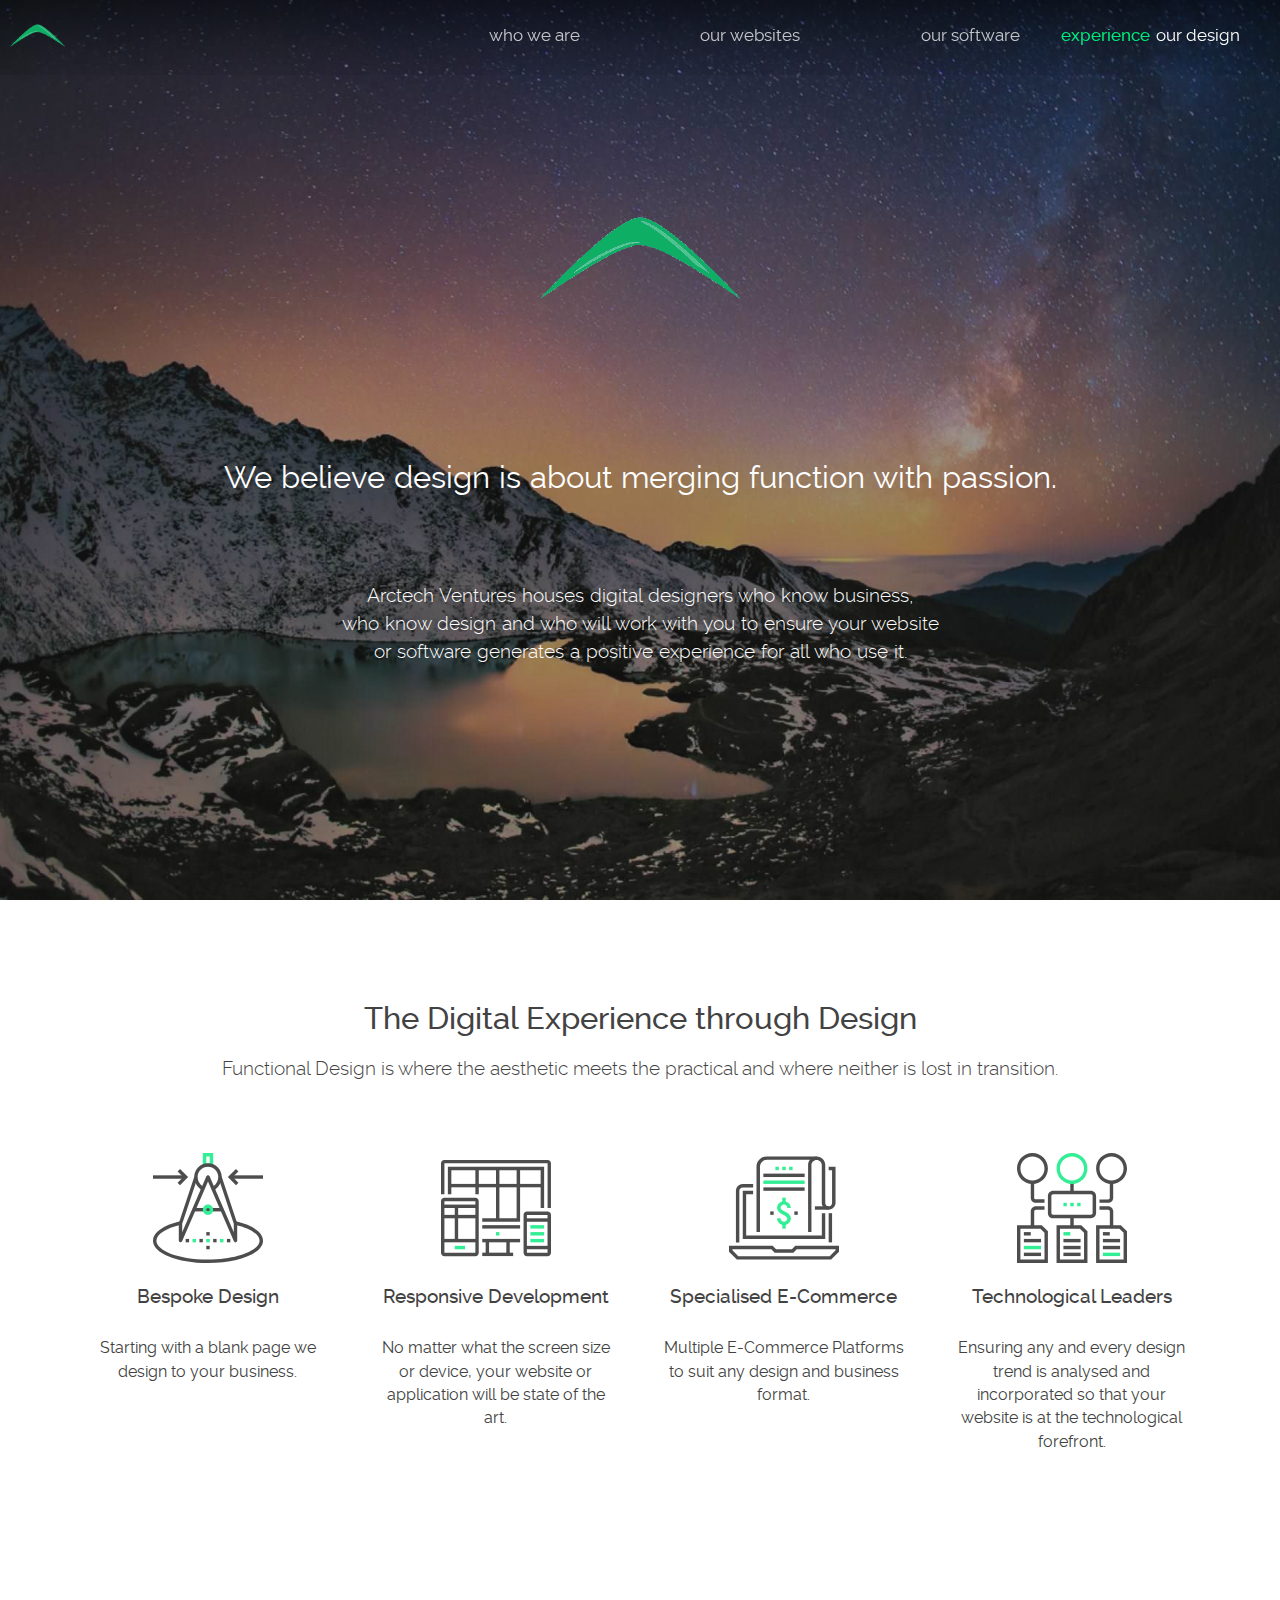
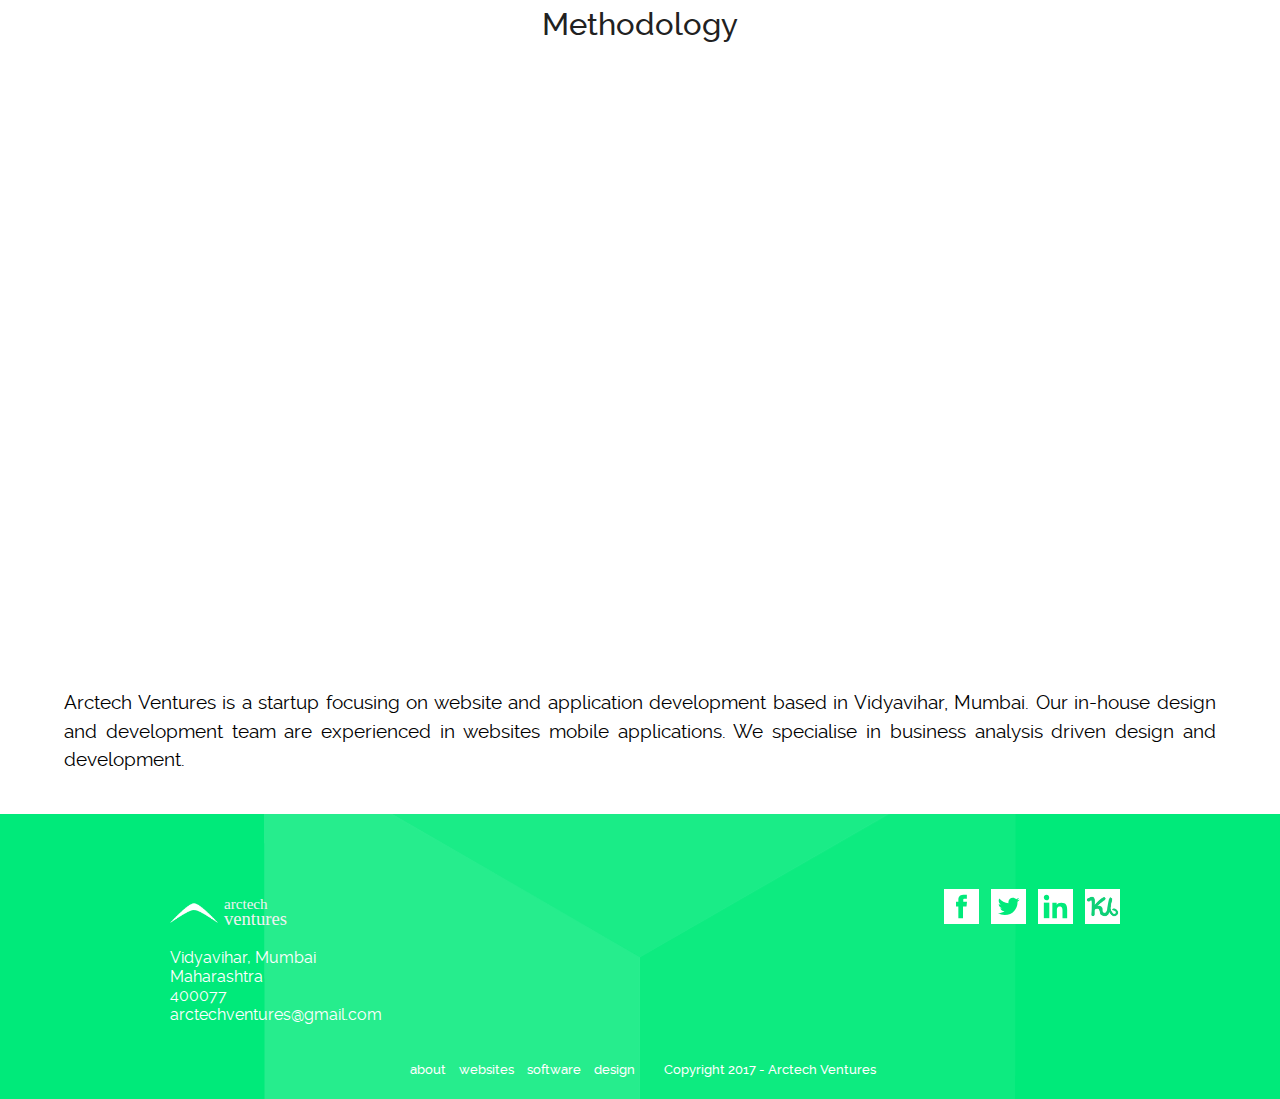
<file: design.html>
<!DOCTYPE html>
<html lang="en">

<meta http-equiv="content-type" content="text/html;charset=UTF-8" />
<head>
  <meta charset="utf-8">
  <title>Arctech Ventures - Design - We believe design is about merging function with passion</title>
  <meta http-equiv="X-UA-Compatible" content="IE=edge">
  <meta name="viewport" content="width=device-width, initial-scale=1.0, maximum-scale=2.0, user-scalable=yes" /><meta name="apple-mobile-web-app-capable" content="yes"><meta name="mobile-web-app-capable" content="yes">

  <meta name="format-detection" content="telephone=no">
  <meta name="description" content="Marketing, branding and deliverable design work from an in house team of digital experts - Arctech Ventures.">
  <meta name="keywords" content="Arctech Ventures, website, software, design, development, vidyavihar, mumbai, web design, web, websites, google">
  <link rel="icon" href="img/favicon.png">
  <link rel="shortcut" href="img/favicon.png">
  <style type="text/css">
	body,html,ul{margin:0;padding:0}.contact_us_form,.main_blogheading,.tx-c,nav#iphone_screen div#sidebar_menu ul#internal_menu li,ol.expertise{text-align:center}#copyright a:hover,.contact_us_form .phonenumbers a:hover{text-decoration:underline}ul#socialmedia @font-face{font-family:Raleway;src:url(fonts/Semi_Bold/raleway_semi_bold.eot);src:url(fonts/Semi_Bold/raleway_semi_boldd41d.html?#iefix) format('embedded-opentype'),url(fonts/Semi_Bold/raleway_semi_bold.woff) format('woff'),url(fonts/Semi_Bold/raleway_semi_bold.ttf) format('truetype'),url(fonts/Semi_Bold/raleway_semi_bold.svg#Raleway) format('svg');font-weight:700;font-style:normal}@font-face{font-family:Raleway;src:url(fonts/Medium/raleway_medium.eot);src:url(fonts/Medium/raleway_mediumd41d.html?#iefix) format('embedded-opentype'),url(fonts/Medium/raleway_medium.woff) format('woff'),url(fonts/Medium/raleway_medium.ttf) format('truetype'),url(fonts/Medium/raleway_medium.svg#Raleway) format('svg');font-weight:600;font-style:normal}@font-face{font-family:Raleway;src:url(fonts/Regular/raleway_regular.eot);src:url(fonts/Regular/raleway_regulard41d.html?#iefix) format('embedded-opentype'),url(fonts/Regular/raleway_regular.woff) format('woff'),url(fonts/Regular/raleway_regular.ttf) format('truetype'),url(fonts/Regular/raleway_regular.svg#Raleway) format('svg');font-weight:400;font-style:normal}@font-face{font-family:Raleway;src:url(fonts/Italic/raleway_italic.eot);src:url(fonts/Italic/raleway_italicd41d.html?#iefix) format('embedded-opentype'),url(fonts/Italic/raleway_italic.woff) format('woff'),url(fonts/Italic/raleway_italic.ttf) format('truetype'),url(fonts/Italic/raleway_italic.svg#Raleway) format('svg');font-weight:400;font-style:italic}@font-face{font-family:Raleway;src:url(fonts/Light/raleway_light.eot);src:url(fonts/Light/raleway_lightd41d.html?#iefix) format('embedded-opentype'),url(fonts/Light/raleway_light.woff) format('woff'),url(fonts/Light/raleway_light.ttf) format('truetype'),url(fonts/Light/raleway_light.svg#Raleway) format('svg');font-weight:200;font-style:normal}*{outline:0!important;-webkit-box-sizing:border-box;-o-box-sizing:border-box;box-sizing:border-box;font-family:Raleway,sans-serif}::-webkit-input-placeholder{color:#424242}body,html{width:100%;font-size:62.5%;overflow-x:hidden}ol.expertise{padding:0;list-style-type:none;width:90%;max-width:1080px;margin:25px auto 0}ol.expertise>li{font-size:2.5em;padding:15px;display:inline-block;border:2px solid #0085e8;color:#0085e8;font-weight:700;margin:12.5px}ol.expertise.design>li{border:2px solid #00ea7a;color:#00ea7a}ol.expertise.web>li{border:2px solid #00b1ff;color:#00b1ff}ol.expertise.software>li{border:2px solid #EA9212;color:#EA9212}h1,h2,h3,h4,h5,h6{margin:0;padding:0}a{display:block;text-decoration:none}.darkfilter{position:absolute;top:0;left:0;width:100%;height:100%;background-color:#212121;opacity:.65;z-index:-1}section#Quote{padding:100px 0;height:auto}body header{height:100vh}body.stop,html.stop{height:100%;overflow:hidden}.flex{-ms-flex-pack:center;-ms-flex-align:center;flex-flow:row nowrap;justify-content:center;align-content:center;align-items:center;-webkit-box-pack:center;-webkit-box-align:center;display:box;box-pack:center;box-align:center}.b_c{-webkit-background-size:cover!important;-moz-background-size:cover!important;-o-background-size:cover!important;background-size:cover!important}.b_c.higher{background-position-y:25%!important}.tx-r{text-align:right}.tx-l{text-align:left}nav{-webkit-box-shadow:inset 0 64px 89px -53px rgba(0,0,0,.75);-moz-box-shadow:inset 0 64px 89px -53px rgba(0,0,0,.75);box-shadow:inset 0 64px 89px -53px rgba(0,0,0,.75)}.blurb{font-size:3em;line-height:1.5em;text-align:justify;padding:40px 0;width:90%;max-width:1200px;margin:0 auto}.contact_us_logo{position:fixed;bottom:20px;right:20px;background:#FFF;-webkit-box-shadow:1px 1px 22px rgba(0,0,0,.5);box-shadow:1px 1px 22px rgba(0,0,0,.5);border-radius:50%;height:60px;width:60px;cursor:pointer;-webkit-transform:scale3d(1,1,1);-ms-transform:scale3d(1,1,1);-o-transform:scale3d(1,1,1);transform:scale3d(1,1,1);-webkit-transition:background .3s ease-in-out,transform .3s ease-in-out;-o-transition:background .3s ease-in-out,transform .3s ease-in-out;transition:background .3s ease-in-out,transform .3s ease-in-out;z-index:2}.contact_us_logo.hovered,.contact_us_logo:hover{background:#00b1ff}.contact_us_logo.hovered i,.contact_us_logo:hover i{color:#FFF}.contact_us_logo span{position:absolute;right:120%;top:33%;color:#A0A0A0;opacity:0;-webkit-transition:opacity .3s ease-in-out;-o-transition:opacity .3s ease-in-out;transition:opacity .3s ease-in-out;white-space:nowrap;font-size:2.8em}.contact_us_logo:hover span{opacity:1}.contact_us_logo.active{-webkit-box-shadow:none;box-shadow:none;-webkit-transform:scale3d(100,100,100);-ms-transform:scale3d(100,100,100);-o-transform:scale3d(100,100,100);transform:scale3d(100,100,100);background:#00b1ff;cursor:default}.contact_us_logo.active span{opacity:0;-webkit-transition:none;-o-transition:none;transition:none}.contact_us_logo i{color:#000;position:absolute;top:33%;font-size:4em;left:33%;-webkit-transition:color .3s ease-in-out;-o-transition:color .3s ease-in-out;transition:color .3s ease-in-out}.contact_us_logo.active i,.contact_us_logo.closing i{display:none}.close_contact_us{position:fixed;bottom:-80px;right:20px;background:#FFF;-webkit-box-shadow:1px 1px 22px rgba(0,0,0,.5);box-shadow:1px 1px 22px rgba(0,0,0,.5);border-radius:50%;height:60px;width:60px;cursor:pointer;z-index:3;-webkit-transition:bottom .5s ease-in-out;-o-transition:bottom .5s ease-in-out;transition:bottom .5s ease-in-out}.contact_us_logo.active+.close_contact_us{bottom:20px}.close_contact_us span{position:absolute;right:120%;top:33%;color:#FFF;opacity:0;-webkit-transition:opacity .3s ease-in-out;-o-transition:opacity .3s ease-in-out;transition:opacity .3s ease-in-out;white-space:nowrap;font-size:2.8em}.close_contact_us:hover span{opacity:1}.close_contact_us i{color:#000;position:absolute;top:30%;font-size:4em;left:33%;-webkit-transform:rotateZ(0);-moz-transform:rotateZ(0);-ms-transform:rotateZ(0);-o-transform:rotateZ(0);transform:rotateZ(0);-webkit-transition:transform .3s ease-in-out;-o-transition:transform .3s ease-in-out;transition:transform .3s ease-in-out}.close_contact_us:hover i{-webkit-transform:rotateZ(-180deg);-moz-transform:rotateZ(-180deg);-ms-transform:rotateZ(-180deg);-o-transform:rotateZ(-180deg);transform:rotateZ(-180deg)}.contact_us_form{position:fixed;top:0;bottom:0;right:0;left:0;padding:125px 0 50px;display:none;opacity:0;-webkit-transition:opacity .2s ease-in-out;-o-transition:opacity .2s ease-in-out;transition:opacity .2s ease-in-out;z-index:2;font-size:4em;color:#FFF;overflow:auto}.contact_us_form.active{opacity:1;-webkit-transition:opacity .5s ease-in-out;-o-transition:opacity .5s ease-in-out;transition:opacity .5s ease-in-out}.contact_us_form .cont{display:inline-block;width:90%;max-width:800px}.contact_us_form .phonenumbers{padding-top:50px;font-size:1.5em}.contact_us_form .phonenumbers a{color:#FFF;display:inline}.contact_us_form .cont h3{padding-top:50px;font-size:1.25em}.phoneform{margin-top:50px}#phoneform input{padding:8px 12px;border:0;font-size:.8em;margin:5px}.pf_input{position:relative;display:inline-block}.phoneform_send{padding:8px 20px;background:0 0;color:#FFF;border:2px solid #FFF;margin-top:35px;-webkit-transition:background .25s ease-out,color .25s ease-out;-o-transition:background .25s ease-out,color .25s ease-out;transition:background .25s ease-out,color .25s ease-out}.phoneform_send:hover{background:#FFF;color:#000}.phoneform .errorinfo{display:none;font-size:.66em;color:#FFF;position:absolute;top:100%;left:5px;padding:0}.pf_input.top .errorinfo{top:auto;bottom:100%}.phoneform .error+.errorinfo{display:block}.phoneform ::-webkit-input-placeholder{color:rgba(0,0,0,.3)}.phoneform :-moz-placeholder{color:rgba(0,0,0,.3)}.phoneform ::-moz-placeholder{color:rgba(0,0,0,.3)}.phoneform :-ms-input-placeholder{color:rgba(0,0,0,.3)}.success_div{margin-top:15px}.success_div_other{font-size:3em;margin-top:20px;font-weight:700}.main_blogheading{font-size:5em;margin-bottom:20px}body>nav.videoactive{background-color:rgba(0,0,0,0)!important}nav#computer_screen{display:none}nav#iphone_screen{-webkit-box-shadow:inset 0 64px 89px -67px rgba(0,0,0,.75);-moz-box-shadow:inset 0 64px 89px -67px rgba(0,0,0,.75);box-shadow:inset 0 64px 89px -67px rgba(0,0,0,.75);display:block;width:100%;height:57px;position:fixed;z-index:2;background:0 0;-webkit-transition:background .25s ease-out;-o-transition:background .25s ease-out;transition:background .25s ease-out}nav#iphone_screen.active{background:rgba(0,0,0,.75)}nav a svg{transform:rotateZ(0);-webkit-transition:transform .25s ease-out;-o-transition:transform .25s ease-out;transition:transform .25s ease-out}nav a svg:hover{transform:rotateZ(90deg)}nav#iphone_screen div#top_menu{display:block;position:fixed;top:0;left:0;right:0;height:57px;z-index:3;background-color:rgba(0,0,0,0);transition:background-color .2s}nav#iphone_screen.active div#top_menu{background-color:rgba(0,0,0,.75);transition:background-color .2s}nav#iphone_screen div#top_menu a.nav_logo{float:right;width:35px;margin:4px 10px 0}nav#iphone_screen div#top_menu a.nav_logo img{width:35px}nav#iphone_screen a#hamburger-icon{width:40px;height:25px;position:fixed;display:block;left:15px;top:14px;float:left;z-index:2}nav#iphone_screen a#hamburger-icon span.line{display:block;background:#fff;width:40px;height:4px;position:absolute;left:0;border-radius:0;transition:all .4s;-webkit-transition:all .4s;-moz-transition:all .4s}nav#iphone_screen a#hamburger-icon span.line-1{top:0}nav#iphone_screen a#hamburger-icon span.line-2{top:50%}nav#iphone_screen a#hamburger-icon span.line-3{top:100%}nav#iphone_screen a#hamburger-icon.active .line-1{transform:translateY(10px) translateX(0) rotate(45deg);-webkit-transform:translateY(10px) translateX(0) rotate(45deg);-moz-transform:translateY(10px) translateX(0) rotate(45deg)}nav#iphone_screen a#hamburger-icon.active .line-2{opacity:0}nav#iphone_screen div#sidebar_menu ul#internal_menu li.active a,nav#iphone_screen div#sidebar_menu ul#internal_menu li.active a span,nav#iphone_screen div#sidebar_menu ul#internal_menu li:hover a{opacity:1}nav#iphone_screen a#hamburger-icon.active .line-3{transform:translateY(-15px) translateX(0) rotate(-45deg);-webkit-transform:translateY(-15px) translateX(0) rotate(-45deg);-moz-transform:translateY(-15px) translateX(0) rotate(-45deg)}nav#iphone_screen div#sidebar_menu{position:fixed;top:0;bottom:0;height:100%;min-height:100%;background-color:#303030;transition:left .5s;z-index:1;left:-100%;width:100%}nav#iphone_screen div#sidebar_menu.active{left:0}nav#iphone_screen div#sidebar_menu ul#internal_menu{width:100%;padding-top:25px}#internal_menu svg *{fill:#00B1FF;opacity:1}#internal_menu li a{width:100%;text-align:center}#internal_menu li a svg{width:50px}#internal_menu li a img{width:200px}nav#iphone_screen div#sidebar_menu ul#internal_menu li a{font-family:Raleway,sans-serif;-webkit-font-smoothing:antialiased;-moz-osx-font-smoothing:grayscale;font-weight:400;font-style:normal;font-size:4em;color:#fff;text-decoration:none;line-height:30px;text-align:center;width:auto;padding-left:20px;margin:30px 0;border-left:none!important;-webkit-transition:border .3s ease-in-out;-o-transition:border .3s ease-in-out;transition:border .3s ease-in-out}nav#iphone_screen div#sidebar_menu ul#external_menu li a,nav#iphone_screen div#sidebar_menu ul#internal_menu li a span{text-align:center;font-family:Raleway,sans-serif;-webkit-font-smoothing:antialiased;-moz-osx-font-smoothing:grayscale;font-weight:600;font-style:normal}nav#iphone_screen div#sidebar_menu ul#internal_menu li.active a.darkblue,nav#iphone_screen div#sidebar_menu ul#internal_menu li:hover a.darkblue{border-left:5px solid #0085e8}nav#iphone_screen div#sidebar_menu ul#internal_menu li.active a.blue,nav#iphone_screen div#sidebar_menu ul#internal_menu li:hover a.blue{border-left:5px solid #00b1ff}nav#iphone_screen div#sidebar_menu ul#internal_menu li.active a.yellow,nav#iphone_screen div#sidebar_menu ul#internal_menu li:hover a.yellow{border-left:5px solid #EA9212}nav#iphone_screen div#sidebar_menu ul#internal_menu li.active a.green,nav#iphone_screen div#sidebar_menu ul#internal_menu li:hover a.green{border-left:5px solid #00ea7a}nav#iphone_screen div#sidebar_menu ul#internal_menu li.active a.blog,nav#iphone_screen div#sidebar_menu ul#internal_menu li:hover a.blog{border-left:5px solid #FFF}nav#iphone_screen div#sidebar_menu ul#internal_menu li a span{width:100%!important;font-size:1em;test-decoration:none;display:block}nav#iphone_screen div#sidebar_menu ul#internal_menu li a span.green{color:#00ea7a}nav#iphone_screen div#sidebar_menu ul#internal_menu li a span.darkblue{color:#0085e8}nav#iphone_screen div#sidebar_menu ul#internal_menu li a span.blue{color:#00b1ff}nav#iphone_screen div#sidebar_menu ul#internal_menu li a span.yellow{color:#EA9212}nav#iphone_screen div#sidebar_menu ul#external_menu{margin-top:70px;width:100%}nav#iphone_screen div#sidebar_menu ul#external_menu li{width:50%;float:left;list-style-type:none}nav#iphone_screen div#sidebar_menu ul#external_menu li a{width:100%;color:#00b1ff;font-size:3em;text-decoration:none}nav#iphone_screen div#sidebar_menu div#menu_map{display:none;position:absolute;bottom:0;left:0;right:0;height:30%}footer{display:block;width:100%;height:325px;position:relative;background:url(img/BG_cube.png) center center no-repeat #00b1ff}footer>div.container{width:90%;max-width:960px;margin:0 auto;overflow:auto;padding:75px 0}footer div.container div#info_footer{float:left;width:50%}footer div.container div#info_footer div.container{font-size:1.3em}footer div.container div#info_footer div.container span,footer p#copyright{font-family:Raleway,sans-serif;font-style:normal;font-size:2em}footer div.container div#info_footer div.container img{width:130px;margin-left:10px}footer div.container div#info_footer div.container span{font-weight:400;color:#fff!important;text-align:left;margin-left:10px!important}footer div.container ul#socialmedia{float:left;width:50%}footer div.container ul#socialmedia div.container{text-align:right}footer div.container ul#socialmedia div.container li{list-style-type:none;margin-left:10px;width:35px;height:35px;display:inline-block}footer div.container ul#socialmedia div.container li:first-child{margin-left:0}footer div.container ul#socialmedia div.container li img{width:30px}.FB_0{fill:#FFF}.FB_1{fill:#00B1FF}.IN_0{fill:#FFF}.IN_1{fill:#00B1FF}.LI_0{fill:#FFF}.LI_1{fill:#00B1FF}.TW_0{fill:#FFF}.TW_1{fill:#00B1FF}footer.darkblue .FB_1,footer.darkblue .IN_1,footer.darkblue .LI_1,footer.darkblue .TW_1{fill:#0085e8}footer.yellow .FB_1,footer.yellow .IN_1,footer.yellow .LI_1,footer.yellow .TW_1{fill:#EA9212}footer.green .FB_1,footer.green .IN_1,footer.green .LI_1,footer.green .TW_1{fill:#00ea7a}footer p#copyright{font-weight:600;color:#fff;text-align:center;position:absolute;width:100%;bottom:10px}#copyright a{display:inline-block;margin:0 5px;color:#FFF}#copyright a:last-child{margin-right:20px}footer .blacknovagroup{text-align:right;padding-top:20px}footer .blacknovagroup img{width:150px}@media screen and (min-width:992px){nav#computer_screen ul li:first-child,nav#iphone_screen{display:none}nav#computer_screen{display:block;position:fixed;top:0;left:0;right:0;height:75px;z-index:22;background-color:rgba(0,0,0,.75);transition:background-color .2s}nav#computer_screen.active{background-color:rgba(0,0,0,0);transition:background-color .2s}nav#computer_screen>a{width:50px;float:left;opacity:1!important}nav#computer_screen a img,nav#computer_screen a svg{width:55px;height:55px;margin:8px 0 0 10px}nav#computer_screen a svg,nav#computer_screen a svg *{opacity:1}nav#computer_screen ul{float:right;width:860;height:21px;margin:25px 40px 0 0;z-index:20}nav#computer_screen ul li{font-family:Raleway,sans-serif;-webkit-font-smoothing:antialiased;-moz-osx-font-smoothing:grayscale;font-weight:400;font-style:normal;font-size:2.7em;text-align:right;width:200px;list-style-type:none;float:right;margin:0 0 0 20px;z-index:20}nav#computer_screen ul li:last-child{margin-left:0}nav#computer_screen ul li span{opacity:0;float:right;margin-right:6px;transition:opacity .2s;font-weight:700}nav#computer_screen ul li span.green{color:#00ea7a}nav#computer_screen ul li span.darkblue{color:#0085e8}nav#computer_screen ul li span.blue{color:#00b1ff}nav#computer_screen ul li span.yellow{color:#EA9212}nav#computer_screen ul li.active span{opacity:1}nav#computer_screen ul li a{float:right;color:#fff;opacity:.75;transition:opacity .2s}nav#computer_screen ul li.active a,nav#computer_screen ul li:hover>a,nav#computer_screen ul li:hover>span{opacity:1}nav#computer_screen ul li:first-child a{color:#00b1ff;font-weight:600}footer{display:block;width:100%;height:auto;position:relative;background:url(img/BG_cube.png) center center no-repeat #00b1ff}}@media screen and (min-width:1200px){nav#computer_screen ul{float:right;width:1100px;height:21px;margin:25px 40px 0 0;z-index:20}nav#computer_screen ul li:first-child{display:none;width:50px;margin-left:100px}}#LOGOEXP.darkblue .med{fill:#0085e8!important}#LOGOEXP.darkblue .bright{fill:#99cef6!important}#LOGOEXP.darkblue .dark{fill:#0a67ad!important}#LOGOEXP.blue .med{fill:#00B1FF!important}#LOGOEXP.blue .bright{fill:#9AE0FD!important}#LOGOEXP.blue .dark{fill:#0D88BB!important}#LOGOEXP.yellow .med{fill:#FFAC33!important}#LOGOEXP.yellow .bright{fill:#FFDEAD!important}#LOGOEXP.yellow .dark{fill:#BD832E!important}#LOGOEXP.green .med{fill:#00ea7a!important}#LOGOEXP.green .bright{fill:#99f7ca!important}#LOGOEXP.green .dark{fill:#0aae60!important}#Contact a:hover,#socialmedia a:hover{opacity:.777}@media screen and (max-height:675px){header svg{width:120px!important;height:200px!important}header #logo svg{width:150px!important;height:auto!important}header h1{padding-top:10px!important}header p{padding-top:25px!important}nav#iphone_screen div#sidebar_menu ul#internal_menu li a{font-size:3em;margin:25px auto}nav#iphone_screen div#sidebar_menu ul#internal_menu li a span{display:inline}}@media screen and (max-width:1080px){header img,header svg{max-width:15vw;min-width:100px;width:auto!important;height:auto!important}}@media screen and (max-width:992px){section#stuff .mc_content{display:block!important;text-align:justify}section#stuff .mc_content img{display:block!important;width:250px;margin:30px auto 0}section#stuff .mc_content h4{display:none}.methodology_content+ul{display:none!important}}@media screen and (max-width:768px){nav#computer_screen{display:none}nav#iphone_screen{display:block}.blurb{font-size:2em}.contact_us_form{font-size:3em}.contact_us_form .cont h3,.contact_us_form .phonenumbers{padding-top:30px}}@media screen and (max-width:600px){footer{height:auto;overflow:hidden}footer>div.container{width:50%;float:right;padding:20px 0 75px}footer div.container div#info_footer,footer div.container ul#socialmedia{width:100%;float:none;text-align:right;padding-right:20px}footer div.container div#info_footer div.container{margin-bottom:20px}.footermenu{display:block;margin-bottom:15px;text-align:left}footer p#copyright{position:static;width:50%;float:left}#copyright a{display:block;font-size:1.5em;padding:20px 0 15px 20px}.cp{position:absolute;bottom:15px;left:0;right:0;z-index:0;font-size:1.1em}}@media screen and (max-width:458px){.pf_input.top .errorinfo{top:100%}.pf_input{padding:15px 0 0}}
  </style>

</head>
<body>

<nav id="computer_screen" class="active">

	<a href="index.html"><img src="img/LogoGreen.svg" alt="Arctech Ventures Logo" class="svg" /></a>	<ul>
		<li><a href="#">Login</a></li>
		<li id="design_nav" ><a href="design.html">our design</a><span class="green">experience</span></li>
		<li id="software_nav" ><a href="software.html">our software</a><span class="yellow">experience</span></li>
		<li id="webdesign_nav" ><a href="web-design.html">our websites</a><span class="blue">experience</span></li>
		<li id="whoweare_nav" ><a href="who-we-are.html">who we are</a><span class="darkblue">experience</span></li>
	</ul>
</nav>

<nav id="iphone_screen">
	<a id="hamburger-icon" href="#" onclick="sidemenu('close');return false;" title="Menu">
  		<span class="line line-1"></span>
  		<span class="line line-2"></span>
  		<span class="line line-3"></span>
	</a>

	<div id="sidebar_menu">
		<ul id="internal_menu">
			<li><a href="index.html"><img src="img/Light.png" class="svg" alt="" /></a></li>
			<li><a href="who-we-are.html" class="darkblue"><span class="darkblue">experience</span> who we are</a></li>
			<li><a href="web-design.html" class="blue"><span class="blue">experience</span> our website</a></li>
			<li><a href="software.html" class="yellow"><span class="yellow">experience</span> our software</a></li>
			<li><a href="design.html" class="green"><span class="green">experience</span> our design</a></li>
		</ul>
	</div>
</nav>
	<link rel="stylesheet" type="text/css" href="css/viewcases.min.css" /><link rel="stylesheet" type="text/css" href="css/app.min.css" /><style type="text/css">
	nav#computer_screen a svg * {
	    fill: #00ea7a;
	}
</style>
<header class="green design">
	<div class="darkfilter"></div>
	<img class="svg" src="img/LogoGreen.svg" alt="">
	<h1>We believe design is about merging function with passion.</h1>
	<p>Arctech Ventures houses digital designers who know business,<br> who know design and who will work with you to ensure your website<br> or software generates a positive experience for all who use it.</p>
</header>

<section id="introduction">
	<h2>The Digital Experience through Design</h2>
	<h3>Functional Design is where the aesthetic meets the practical and where neither is lost in transition.</h3>
	<ul id="key_features">
		<li>
			<img src="img/ICON_bespokeDesign2.svg" alt="" />
			<ul>
				<li class="title">Bespoke Design</li>
				<li>Starting with a blank page we design to your business.</li>
			</ul>
		</li>
		<li>
			<img src="img/ICON_responsiveDesign.svg" alt="" />
			<ul>
				<li class="title">Responsive Development</li>
				<li>No matter what the screen size or device, your website or application will be state of the art.</li>
			</ul>
		</li>
		<li><img src="img/ICON_eCommerce2.svg" alt="" />
			<ul>
				<li class="title">Specialised E-Commerce</li>
				<li>Multiple E-Commerce Platforms to suit any design and business format.</li>
			</ul>
		</li>
		<li>
			<img src="img/ICON_technologicalLeader.svg" alt="" />
			<ul>
				<li class="title">Technological Leaders</li>
				<li>Ensuring any and every design trend is analysed and incorporated so that your website is at the technological forefront.</li>
			</ul>
		</li>
	</ul>
</section>

<section id="StudyCase_Mobile">
	<h2>Our Adventures in Design</h2>
	<ul>
		<li>
			<a href="DES_study_case_name.html">
				<img src="img/LOGO_Peletone.svg" alt="Peletone" />
				<p>Lorem ipsum dolor sit amet, consectetur adipiscing elit.</p>
			</a>
		</li>
		<li>
			<a href="DES_study_case_name.html">
				<img src="img/LOGO_Peletone.svg" alt="Peletone" />
				<p>Lorem ipsum dolor sit amet, consectetur adipiscing elit.</p>
			</a>
		</li>
		<li>
			<a href="DES_study_case_name.html">
				<img src="img/LOGO_Peletone.svg" alt="Peletone" />
				<p>Lorem ipsum dolor sit amet, consectetur adipiscing elit.</p>
			</a>
		</li>
		<li>
			<a href="DES_study_case_name.html">
				<img src="img/LOGO_Peletone.svg" alt="Peletone" />
				<p>Lorem ipsum dolor sit amet, consectetur adipiscing elit.</p>
			</a>
		</li>
	</ul>
</section>



<section id="stuff">
	<h2>Methodology</h2>
	<div class="methodology_content">
		<div class="mc_content" target="Business Analysis" style="display:none;">
			<h4>Business Analysis</h4>
			<img src="img/ICON_Business_Analysis.svg" alt="Business Analysis" targ="Business Analysis" style="display:none" />			We sit down with you and speak about what drives your business. We get a sense for your business culture, your business needs and what your customers are looking for. This is how we help you plan your digital future.
		</div>
		<div class="mc_content" target="Proposal" style="display:none;">
			<h4>Scope Document</h4>
			<img src="img/ICON_Scope_Document.svg" alt="Proposal" targ="Proposal" style="display:none" />			We prepare an executive document, based on our analysis and your feedback, which provides scope, timeframes and costings for your review. This serves as our initial port of call for scoping your brand new digital experience.
		</div>
		<div class="mc_content" target="Brief" style="display:none;">
			<h4>Brief</h4>
			<img src="img/ICON_Brief.svg" alt="Brief" targ="Brief" style="display:none" />			Upon signing of the scope document your project manager will sit down with the design team to talk about the project. This allows the designers their first input into the project, the UI/UX and the overall design ethos.
		</div>
		<div class="mc_content" target="Low fidelity Wireframe" style="display:none;">
			<h4>Low Fidelity Wireframe</h4>
			<img src="img/ICON_Low_Fidelity_Wireframe.svg" alt="High Fidelity Wireframe" targ="High Fidelity Wireframe" style="display:none" />			We work up a low fidelity wireframe of the entire system which details all functions without any consideration of UI/UX. This is used by our design team as a blueprint to workflows so they can create the modern designs which will be your deliverables. This is where you get your first tangible designs, usually just a few pages which show the proposed menu structure and workflow design.
		</div>
		<div class="mc_content" target="Approval and Feedback" style="display:none;">
			<h4>Approval and Feedback</h4>
			<img src="img/ICON_Approval_and_Feedback.svg" alt="Approval and Feedback" targ="Approval and Feedback" style="display:none" />			At this stage we ask for your approval and or feedback on our workflows. Once signed off these low fidelities will be worked on and designed into a full mockup of the entire system, so your accuracy and diligence in getting back to us is paramount to the smooth execution of the project.
		</div>
		<div class="mc_content" target="High Fidelity Wireframe" style="display:none;">
			<h4>High Fidelity Wireframe</h4>
			<img src="img/ICON_High_Fidelity_Wireframe.svg" alt="Low fidelity Wireframe" targ="Low fidelity Wireframe" style="display:none" />			This is one of the more exciting stages of the entire cycle: the full design is worked up. Every single page and function is workshopped and designed to give the best user experience modernity can provide.
		</div>
		<div class="mc_content" target="Final design Approval" style="display:none;">
			<h4>Final Design Approval</h4>
			<img src="img/ICON_Final_Design_Approval.svg" alt="Final design Approval" targ="Final design Approval" style="display:none" />			The full system has been designed and delivered to you. Now we just await your feedback and or your approval and development can begin. Once these have been approved any changes can be costly so it is important to make any changes to the design now. Thus your feedback, at this stage is very important to us.
		</div>
		<div class="mc_content" target="Delivery" style="display:none;">
			<h4>Delivery</h4>
			<img src="img/ICON_Delivery.svg" alt="Delivery" targ="Delivery" style="display:none" />			Your digital experience is finished! We now hand over the keys, it’s yours.
		</div>
	</div>
	<ul id="design_methodology">
		<li><img src="img/ICON_Business_Analysis.svg" alt="Business Analysis" targ="Business Analysis" /></li>
		<li><img src="img/ICON_Scope_Document.svg" alt="Proposal" targ="Proposal" /></li>
		<li><img src="img/ICON_Brief.svg" alt="Brief" targ="Brief" /></li>
		<li><img src="img/ICON_High_Fidelity_Wireframe.svg" alt="High Fidelity Wireframe" targ="High Fidelity Wireframe" /></li>
		<li><img src="img/ICON_Approval_and_Feedback.svg" alt="Approval and Feedback" targ="Approval and Feedback" /></li>
		<li><img src="img/ICON_Low_Fidelity_Wireframe.svg" alt="Low fidelity Wireframe" targ="Low fidelity Wireframe" /></li>
		<li><img src="img/ICON_Final_Design_Approval.svg" alt="Final design Approval" targ="Final design Approval" /></li>
		<li><img src="img/ICON_Delivery.svg" alt="Delivery" targ="Delivery" /></li>
		
		<svg version="1.1" class="background" xmlns="http://www.w3.org/2000/svg" xmlns:xlink="http://www.w3.org/1999/xlink" x="0px" y="0px" viewBox="0 0 800 400" style="enable-background:new 0 0 800 400;" xml:space="preserve">
			<path fill="none" stroke="#212120" stroke-width="3" stroke-miterlimit="10"  d="M0.5,60.2l729.7,0c0,0,69.3,0.9,69.3,69.7s-69.3,69.7-69.3,69.7l-636.7,0.4c0,0-70.2,0-70.2,69.9s69.6,69.9,69.6,69.9H394"/>
		</svg>
	</ul>
	<div class="blurb">Arctech Ventures is a startup focusing on website and application development based in Vidyavihar, Mumbai. Our in-house design and development team are experienced in websites mobile applications. We specialise in business analysis driven design and development.</div>
</section>
<style type="text/css">
	footer {
		background: #00ea7a url("img/BG_cube.png") center center no-repeat;
	}
    .FB_1{fill:#00ea7a;}
    .IN_1{fill:#00ea7a;}
    .LI_1{fill:#00ea7a;}
    .TW_1{fill:#00ea7a;}
	/*#socialmedia a:hover rect {
	    fill: #00ea7a;
	}
	#socialmedia a:hover path {
	    fill: #FFF;
	}*/
</style><footer>
	<div class="container">
		<div id="info_footer">
			<div class="container">
				<img src="img/ELEM_logofull.svg" alt=""><br><br>
				<span>Vidyavihar, Mumbai</span><br>
				<span>Maharashtra</span><br>
				<span>400077</span><br>
				<span>arctechventures@gmail.com</span>
			</div>
		</div>
		<ul id="socialmedia">
			<div class="container">
				<li><a href="https://www.facebook.com/" target="_blank"><img class="svg" src="img/ICON_Facebook.svg" alt=""></a></li>
				<li><a href="https://twitter.com/arctechventures" target="_blank"><img class="svg" src="img/ICON_Twitter.svg" alt=""></a></li>
				<li><a href="https://www.linkedin.com/" target="_blank"><img class="svg" src="img/ICON_Linkedin.svg" alt=""></a></li>
				<li><a href="https://www.keybase.io/arctechventures" target="_blank"><img class="svg" src="img/ICON_Keybasegreen.svg" alt="Keybase Link"></a></li>
			</div>
		</ul>
	</div>
	<p id="copyright">
		<span class="footermenu">
			<a href="who-we-are.html">about</a>			<a href="web-design.html">websites</a>			<a href="software.html">software</a>			<a href="design.html">design</a>			</span>
		 &nbsp; <span class="cp">Copyright 2017 - Arctech Ventures</span>
	</p>
</footer>
<!-- <div class="contact_us_logo">
	<span>contact us</span>
	<i class="fa fa-phone"></i>
</div>
<div class="close_contact_us">
	<span>back</span>
	<i class="fa fa-undo"></i>
</div>
<div class="contact_us_form">
	<div class="cont">
		<h2>Awesome - if you would like to call us:</h2>
		<div class="phonenumbers">
						<div><span>IN:</span> <a href="tel:+91 80806 11890">+91 80806 11890</a></div>
		</div>
		<h3>or if you would like us to call you:</h3>
		<div class="phoneform">
			<form method="post" id="phoneform" autocomplete="off">
				<div>
					<div class="pf_input top">
						<input type="text" name="phoneform_name" id="phoneform_name" placeholder="Full Name">
					</div>
					<div class="pf_input top">
						<input type="tel" name="phoneform_number" id="phoneform_number" placeholder="Phone Number">
					</div>
				</div>
				<div>
					<div class="pf_input">
						<input type="email" name="phoneform_email" id="phoneform_email" placeholder="Email">
					</div>
					<div class="pf_input">
						<input type="text" name="phoneform_besttime" id="phoneform_besttime" placeholder="Best time to call">
					</div>
				</div>
						<input style="border:0;margin:0;padding:0;height:0;width:0;" autocomplete="false" type="text" name="phoneform_checker" id="phoneform_checker" placeholder="Enter here">
				<button class="phoneform_send">SEND</button>
				<div class="success_div" style="display: none;">
					Thanks, we'll be in touch.
				</div>
			</form>
		</div>
	</div>
</div> -->
   <link rel="stylesheet" defer href="maxcdn.bootstrapcdn.com/font-awesome/4.6.2/css/font-awesome.min.css">
    <script type="text/javascript" src="js/jQuery.js"></script>  <script type="text/javascript" src="js/output.min.js"></script>	<script type="text/javascript">

  function sidemenu(state){
    $('#hamburger-icon').toggleClass('active');
    $('#sidebar_menu').toggleClass('active');
  }
	</script>
<script type="text/javascript">
	function findActive() {
		var pathname = window.location.pathname;
		$('nav li a').each(function() {
			// console.log($(this));
			var link = $(this).attr('href');
			if(pathname.indexOf(link) >= 0) {
				$(this).parent().addClass('active');
			}
		});
	}
	findActive();
	var fl;
	function flash() {
		// console.log('f');
		if(!$('.contact_us_logo').hasClass('active')) {
			$('.contact_us_logo').addClass('hovered');
			setTimeout(function(){
				$('.contact_us_logo').removeClass('hovered');
			}, 275);
		}
		fl = setTimeout(function(){
			flash();
		}, Math.floor(Math.random()*(20000-11000+1)+11000));	
	}
	fl = setTimeout(function(){
		flash();
	}, 10000);

	windowPos = 0;

	$('.contact_us_logo').on('click', function(){
		clearTimeout(fl);
		windowPos = $(window).scrollTop();
		$(this).addClass('active');
		$('.contact_us_form').show();
		setTimeout(function(){
			$('body,html').addClass('stop');
		}, 200);
		setTimeout(function(){
			$('.contact_us_form').addClass('active');
		}, 500);
	});
	$('.close_contact_us').on('click', function(){
		$('.contact_us_form').removeClass('active');
		$('.contact_us_logo').addClass('closing').removeClass('active');
		$('body,html').removeClass('stop');
		window.scrollTo(0,windowPos);
		setTimeout(function(){
			$('.contact_us_form').hide();
			$('.contact_us_logo').removeClass('closing');
		}, 500);
	});
	sending = 0;
	$('#phoneform').submit(function() {
		if(sending == 1) return false;
		sending = 1;
	  	var e = 0;
	  	if($('#phoneform_name').val() == '') {
	  		if(!$('#phoneform_name').next().hasClass('errorinfo')) {
	  			$('#phoneform_name').addClass('error').after('<div class="errorinfo">Please enter a name.</div>');
	  		}
	  		e = 1;
	  	} else {
	  		$('#phoneform_name').removeClass('error');
	  	}
	  	if($('#phoneform_email').val() == '') {
	  		if(!$('#phoneform_email').next().hasClass('errorinfo')) {
	  			$('#phoneform_email').addClass('error').after('<div class="errorinfo">Please enter an email.</div>');
	  		}
	  		e = 1;
	  	} else {
	  		$('#phoneform_email').removeClass('error');
	  	}
	  	if($('#phoneform_number').val() == '') {
	  		if(!$('#phoneform_number').next().hasClass('errorinfo')) {
	  			$('#phoneform_number').addClass('error').after('<div class="errorinfo">Please enter a phone number.</div>');
	  		}
	  		e = 1;
	  	} else {
	  		$('#phoneform_number').removeClass('error');
	  	}
	  	if($('#phoneform_besttime').val() == '') {
	  		if(!$('#phoneform_besttime').next().hasClass('errorinfo')) {
	  			$('#phoneform_besttime').addClass('error').after('<div class="errorinfo">Please enter a time.</div>');
	  		}
	  		e = 1;
	  	} else {
	  		$('#phoneform_besttime').removeClass('error');
	  	}

	  	if(e >= 1) {
	  		sending = 0;
	  		return false;
	  	}
	  	$.ajax({
			url: $(this).attr('action'),
			type: "POST",
			dataType: "json",
			data: $(this).serialize(),
			success: function(data, text, xhr) {
				sending = 0;
				// console.log(data);
				if(data != 'success') {
					var x = 0;
					for (var key in data) {
					    x++;
						if(x <= 1) {
							continue;
						}
					   if (data.hasOwnProperty(key)) {
					       var obj = data[key];
					        for (var prop in obj) {
					          // important check that this is objects own property 
					          // not from prototype prop inherited
					          if(obj.hasOwnProperty(prop)){
					          	// console.log(key);
					          	// console.log(obj[prop]);
					          	if(!$('#'+obj[prop][0]).next().hasClass('errorinfo')) {
						  			$('#'+obj[prop][0]).addClass('error').after('<div class="errorinfo">'+obj[prop][1]+'</div>');
						  		}
					            // alert(key + " = " + obj[prop]);
					            // $('.form_error_'+key).text(obj[prop]);
					            // $('.form_error_'+key).addClass('active');
					          }
					       }
					    }
					}
				} else if(data == 'success') {
					console.log(data);
					$('.success_div').fadeIn(300);
					$('.phoneform input').removeClass('error');
					$('#phoneform')[0].reset();
					setTimeout(function(){
						$('.success_div').fadeOut(300);
						$('.close_contact_us:visible').click();
					}, 2500);
				}
			},
			error: function(xhr, textStatus, error) {
				sending = 0;
				console.log(xhr);
				console.log(textStatus);
				console.log(error);
			}
		});
	  	return false;
  });
</script>
<script>
  (function(i,s,o,g,r,a,m){i['GoogleAnalyticsObject']=r;i[r]=i[r]||function(){
  (i[r].q=i[r].q||[]).push(arguments)},i[r].l=1*new Date();a=s.createElement(o),
  m=s.getElementsByTagName(o)[0];a.async=1;a.src=g;m.parentNode.insertBefore(a,m)
  })(window,document,'script','https://www.google-analytics.com/analytics.js','ga');

  ga('create', 'UA-86305223-1', 'auto');
  ga('send', 'pageview');

</script>
</body>

</html>
</file>
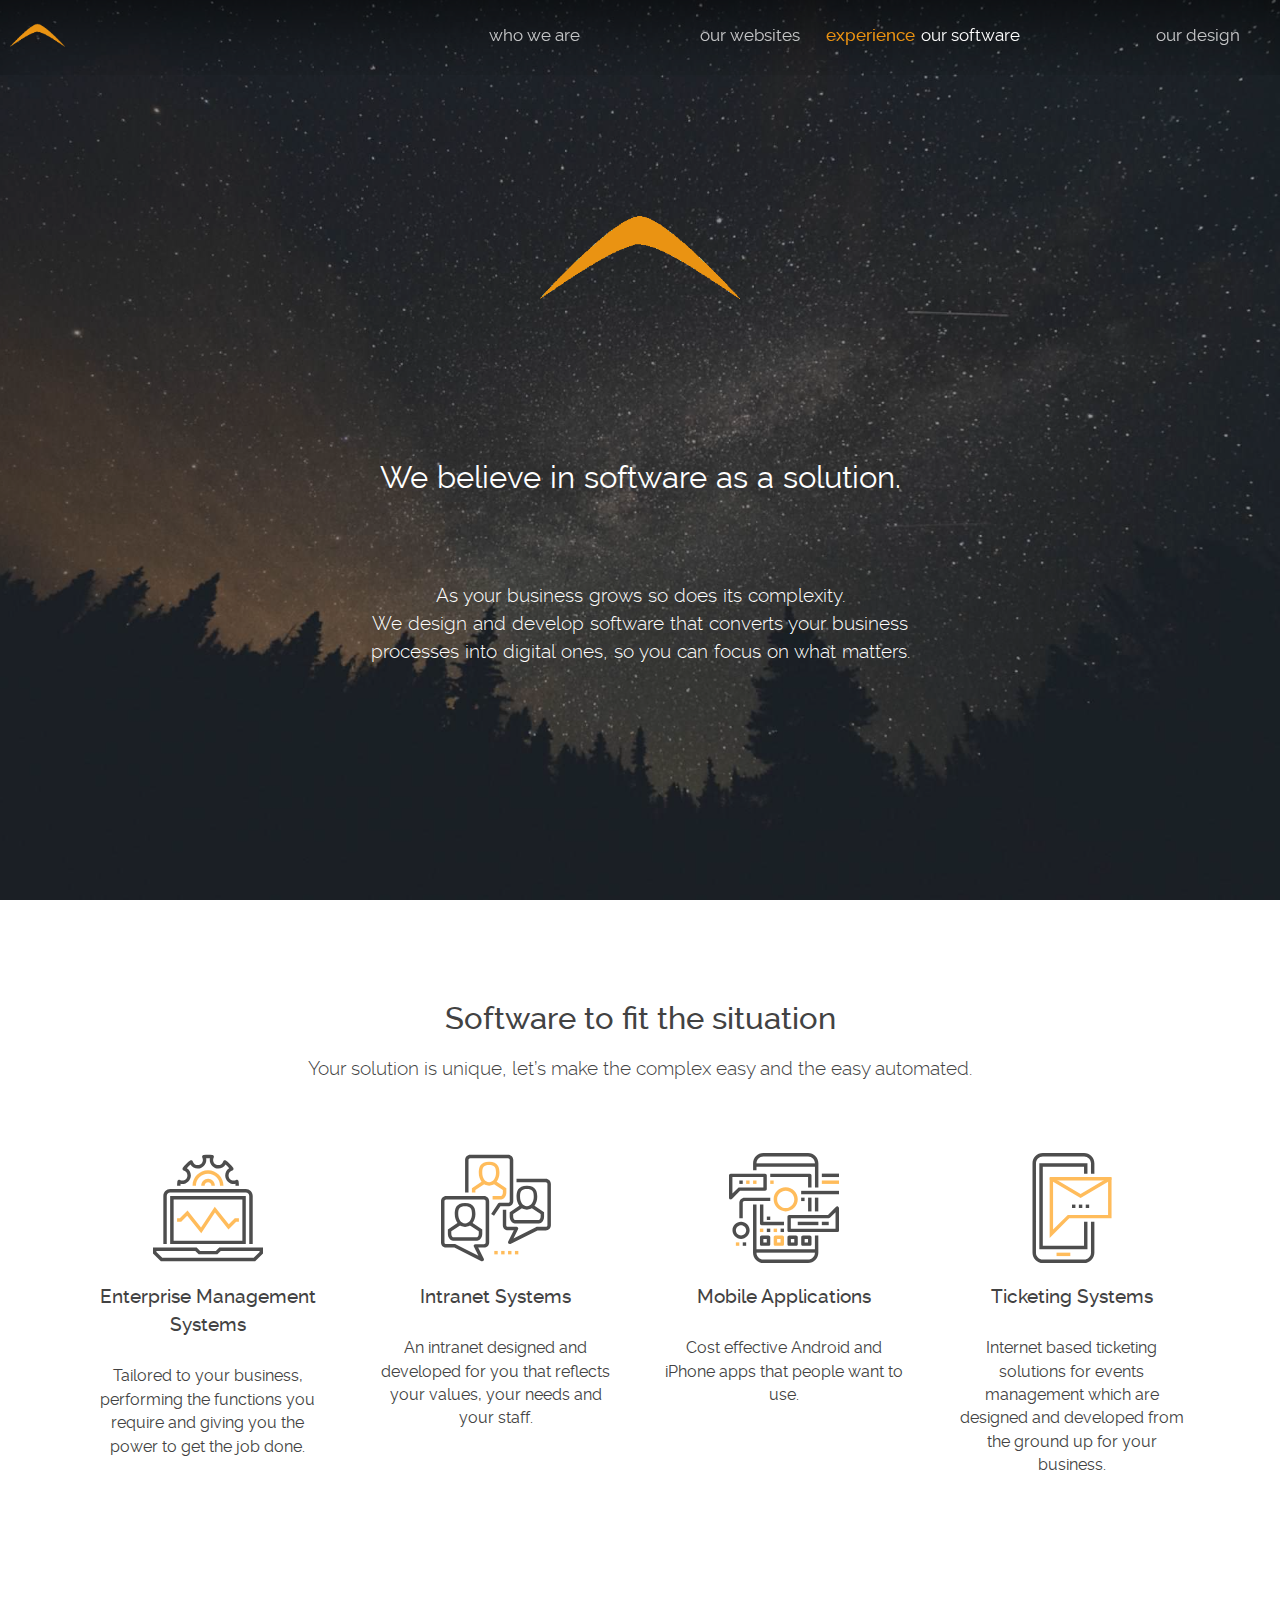
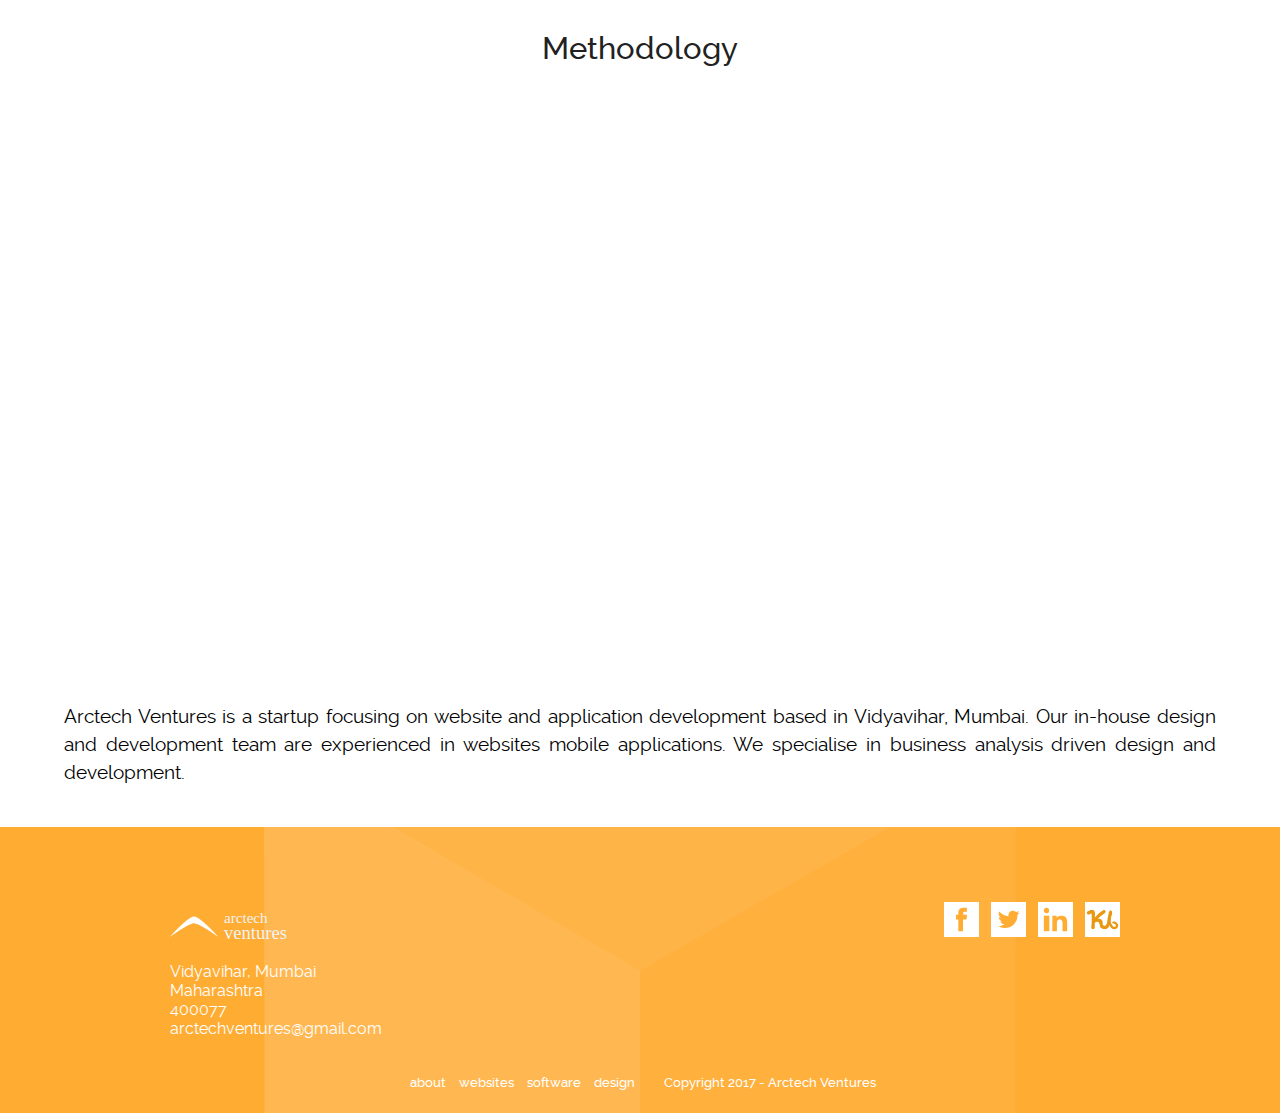
<file: software.html>
<!DOCTYPE html>
<html lang="en">

<meta http-equiv="content-type" content="text/html;charset=UTF-8" /><!-- /Added by HTTrack -->
<head>
  <meta charset="utf-8">
  <title>Arctech Ventures - Software - We believe in software as a solution</title>
  <meta http-equiv="X-UA-Compatible" content="IE=edge">
  <meta name="viewport" content="width=device-width, initial-scale=1.0, maximum-scale=2.0, user-scalable=yes" /><meta name="apple-mobile-web-app-capable" content="yes"><meta name="mobile-web-app-capable" content="yes">

  <meta name="format-detection" content="telephone=no">
  <meta name="description" content="Bespoke Enterprise Management Systems, Custom Intranets and startup Android mobile applications all made to deliver success. - Arctech Ventures.">
  <meta name="keywords" content="Arctech Ventures, website, software, design, development, vidyavihar, mumbai, web design, web, websites, google,arctech,ventures">

  <link rel="icon" href="img/favicon.png">
  <link rel="shortcut" href="img/favicon.png">
  <style type="text/css">
	body,html,ul{margin:0;padding:0}.contact_us_form,.main_blogheading,.tx-c,nav#iphone_screen div#sidebar_menu ul#internal_menu li,ol.expertise{text-align:center}#copyright a:hover,.contact_us_form .phonenumbers a:hover{text-decoration:underline}ul#socialmedia @font-face{font-family:Raleway;src:url(fonts/Semi_Bold/raleway_semi_bold.eot);src:url(fonts/Semi_Bold/raleway_semi_boldd41d.html?#iefix) format('embedded-opentype'),url(fonts/Semi_Bold/raleway_semi_bold.woff) format('woff'),url(fonts/Semi_Bold/raleway_semi_bold.ttf) format('truetype'),url(fonts/Semi_Bold/raleway_semi_bold.svg#Raleway) format('svg');font-weight:700;font-style:normal}@font-face{font-family:Raleway;src:url(fonts/Medium/raleway_medium.eot);src:url(fonts/Medium/raleway_mediumd41d.html?#iefix) format('embedded-opentype'),url(fonts/Medium/raleway_medium.woff) format('woff'),url(fonts/Medium/raleway_medium.ttf) format('truetype'),url(fonts/Medium/raleway_medium.svg#Raleway) format('svg');font-weight:600;font-style:normal}@font-face{font-family:Raleway;src:url(fonts/Regular/raleway_regular.eot);src:url(fonts/Regular/raleway_regulard41d.html?#iefix) format('embedded-opentype'),url(fonts/Regular/raleway_regular.woff) format('woff'),url(fonts/Regular/raleway_regular.ttf) format('truetype'),url(fonts/Regular/raleway_regular.svg#Raleway) format('svg');font-weight:400;font-style:normal}@font-face{font-family:Raleway;src:url(fonts/Italic/raleway_italic.eot);src:url(fonts/Italic/raleway_italicd41d.html?#iefix) format('embedded-opentype'),url(fonts/Italic/raleway_italic.woff) format('woff'),url(fonts/Italic/raleway_italic.ttf) format('truetype'),url(fonts/Italic/raleway_italic.svg#Raleway) format('svg');font-weight:400;font-style:italic}@font-face{font-family:Raleway;src:url(fonts/Light/raleway_light.eot);src:url(fonts/Light/raleway_lightd41d.html?#iefix) format('embedded-opentype'),url(fonts/Light/raleway_light.woff) format('woff'),url(fonts/Light/raleway_light.ttf) format('truetype'),url(fonts/Light/raleway_light.svg#Raleway) format('svg');font-weight:200;font-style:normal}*{outline:0!important;-webkit-box-sizing:border-box;-o-box-sizing:border-box;box-sizing:border-box;font-family:Raleway,sans-serif}::-webkit-input-placeholder{color:#424242}body,html{width:100%;font-size:62.5%;overflow-x:hidden}ol.expertise{padding:0;list-style-type:none;width:90%;max-width:1080px;margin:25px auto 0}ol.expertise>li{font-size:2.5em;padding:15px;display:inline-block;border:2px solid #0085e8;color:#0085e8;font-weight:700;margin:12.5px}ol.expertise.design>li{border:2px solid #00ea7a;color:#00ea7a}ol.expertise.web>li{border:2px solid #00b1ff;color:#00b1ff}ol.expertise.software>li{border:2px solid #EA9212;color:#EA9212}h1,h2,h3,h4,h5,h6{margin:0;padding:0}a{display:block;text-decoration:none}.darkfilter{position:absolute;top:0;left:0;width:100%;height:100%;background-color:#212121;opacity:.65;z-index:-1}section#Quote{padding:100px 0;height:auto}body header{height:100vh}body.stop,html.stop{height:100%;overflow:hidden}.flex{-ms-flex-pack:center;-ms-flex-align:center;flex-flow:row nowrap;justify-content:center;align-content:center;align-items:center;-webkit-box-pack:center;-webkit-box-align:center;display:box;box-pack:center;box-align:center}.b_c{-webkit-background-size:cover!important;-moz-background-size:cover!important;-o-background-size:cover!important;background-size:cover!important}.b_c.higher{background-position-y:25%!important}.tx-r{text-align:right}.tx-l{text-align:left}nav{-webkit-box-shadow:inset 0 64px 89px -53px rgba(0,0,0,.75);-moz-box-shadow:inset 0 64px 89px -53px rgba(0,0,0,.75);box-shadow:inset 0 64px 89px -53px rgba(0,0,0,.75)}.blurb{font-size:3em;line-height:1.5em;text-align:justify;padding:40px 0;width:90%;max-width:1200px;margin:0 auto}.contact_us_logo{position:fixed;bottom:20px;right:20px;background:#FFF;-webkit-box-shadow:1px 1px 22px rgba(0,0,0,.5);box-shadow:1px 1px 22px rgba(0,0,0,.5);border-radius:50%;height:60px;width:60px;cursor:pointer;-webkit-transform:scale3d(1,1,1);-ms-transform:scale3d(1,1,1);-o-transform:scale3d(1,1,1);transform:scale3d(1,1,1);-webkit-transition:background .3s ease-in-out,transform .3s ease-in-out;-o-transition:background .3s ease-in-out,transform .3s ease-in-out;transition:background .3s ease-in-out,transform .3s ease-in-out;z-index:2}.contact_us_logo.hovered,.contact_us_logo:hover{background:#00b1ff}.contact_us_logo.hovered i,.contact_us_logo:hover i{color:#FFF}.contact_us_logo span{position:absolute;right:120%;top:33%;color:#A0A0A0;opacity:0;-webkit-transition:opacity .3s ease-in-out;-o-transition:opacity .3s ease-in-out;transition:opacity .3s ease-in-out;white-space:nowrap;font-size:2.8em}.contact_us_logo:hover span{opacity:1}.contact_us_logo.active{-webkit-box-shadow:none;box-shadow:none;-webkit-transform:scale3d(100,100,100);-ms-transform:scale3d(100,100,100);-o-transform:scale3d(100,100,100);transform:scale3d(100,100,100);background:#00b1ff;cursor:default}.contact_us_logo.active span{opacity:0;-webkit-transition:none;-o-transition:none;transition:none}.contact_us_logo i{color:#000;position:absolute;top:33%;font-size:4em;left:33%;-webkit-transition:color .3s ease-in-out;-o-transition:color .3s ease-in-out;transition:color .3s ease-in-out}.contact_us_logo.active i,.contact_us_logo.closing i{display:none}.close_contact_us{position:fixed;bottom:-80px;right:20px;background:#FFF;-webkit-box-shadow:1px 1px 22px rgba(0,0,0,.5);box-shadow:1px 1px 22px rgba(0,0,0,.5);border-radius:50%;height:60px;width:60px;cursor:pointer;z-index:3;-webkit-transition:bottom .5s ease-in-out;-o-transition:bottom .5s ease-in-out;transition:bottom .5s ease-in-out}.contact_us_logo.active+.close_contact_us{bottom:20px}.close_contact_us span{position:absolute;right:120%;top:33%;color:#FFF;opacity:0;-webkit-transition:opacity .3s ease-in-out;-o-transition:opacity .3s ease-in-out;transition:opacity .3s ease-in-out;white-space:nowrap;font-size:2.8em}.close_contact_us:hover span{opacity:1}.close_contact_us i{color:#000;position:absolute;top:30%;font-size:4em;left:33%;-webkit-transform:rotateZ(0);-moz-transform:rotateZ(0);-ms-transform:rotateZ(0);-o-transform:rotateZ(0);transform:rotateZ(0);-webkit-transition:transform .3s ease-in-out;-o-transition:transform .3s ease-in-out;transition:transform .3s ease-in-out}.close_contact_us:hover i{-webkit-transform:rotateZ(-180deg);-moz-transform:rotateZ(-180deg);-ms-transform:rotateZ(-180deg);-o-transform:rotateZ(-180deg);transform:rotateZ(-180deg)}.contact_us_form{position:fixed;top:0;bottom:0;right:0;left:0;padding:125px 0 50px;display:none;opacity:0;-webkit-transition:opacity .2s ease-in-out;-o-transition:opacity .2s ease-in-out;transition:opacity .2s ease-in-out;z-index:2;font-size:4em;color:#FFF;overflow:auto}.contact_us_form.active{opacity:1;-webkit-transition:opacity .5s ease-in-out;-o-transition:opacity .5s ease-in-out;transition:opacity .5s ease-in-out}.contact_us_form .cont{display:inline-block;width:90%;max-width:800px}.contact_us_form .phonenumbers{padding-top:50px;font-size:1.5em}.contact_us_form .phonenumbers a{color:#FFF;display:inline}.contact_us_form .cont h3{padding-top:50px;font-size:1.25em}.phoneform{margin-top:50px}#phoneform input{padding:8px 12px;border:0;font-size:.8em;margin:5px}.pf_input{position:relative;display:inline-block}.phoneform_send{padding:8px 20px;background:0 0;color:#FFF;border:2px solid #FFF;margin-top:35px;-webkit-transition:background .25s ease-out,color .25s ease-out;-o-transition:background .25s ease-out,color .25s ease-out;transition:background .25s ease-out,color .25s ease-out}.phoneform_send:hover{background:#FFF;color:#000}.phoneform .errorinfo{display:none;font-size:.66em;color:#FFF;position:absolute;top:100%;left:5px;padding:0}.pf_input.top .errorinfo{top:auto;bottom:100%}.phoneform .error+.errorinfo{display:block}.phoneform ::-webkit-input-placeholder{color:rgba(0,0,0,.3)}.phoneform :-moz-placeholder{color:rgba(0,0,0,.3)}.phoneform ::-moz-placeholder{color:rgba(0,0,0,.3)}.phoneform :-ms-input-placeholder{color:rgba(0,0,0,.3)}.success_div{margin-top:15px}.success_div_other{font-size:3em;margin-top:20px;font-weight:700}.main_blogheading{font-size:5em;margin-bottom:20px}body>nav.videoactive{background-color:rgba(0,0,0,0)!important}nav#computer_screen{display:none}nav#iphone_screen{-webkit-box-shadow:inset 0 64px 89px -67px rgba(0,0,0,.75);-moz-box-shadow:inset 0 64px 89px -67px rgba(0,0,0,.75);box-shadow:inset 0 64px 89px -67px rgba(0,0,0,.75);display:block;width:100%;height:57px;position:fixed;z-index:2;background:0 0;-webkit-transition:background .25s ease-out;-o-transition:background .25s ease-out;transition:background .25s ease-out}nav#iphone_screen.active{background:rgba(0,0,0,.75)}nav a svg{transform:rotateZ(0);-webkit-transition:transform .25s ease-out;-o-transition:transform .25s ease-out;transition:transform .25s ease-out}nav a svg:hover{transform:rotateZ(90deg)}nav#iphone_screen div#top_menu{display:block;position:fixed;top:0;left:0;right:0;height:57px;z-index:3;background-color:rgba(0,0,0,0);transition:background-color .2s}nav#iphone_screen.active div#top_menu{background-color:rgba(0,0,0,.75);transition:background-color .2s}nav#iphone_screen div#top_menu a.nav_logo{float:right;width:35px;margin:4px 10px 0}nav#iphone_screen div#top_menu a.nav_logo img{width:35px}nav#iphone_screen a#hamburger-icon{width:40px;height:25px;position:fixed;display:block;left:15px;top:14px;float:left;z-index:2}nav#iphone_screen a#hamburger-icon span.line{display:block;background:#fff;width:40px;height:4px;position:absolute;left:0;border-radius:0;transition:all .4s;-webkit-transition:all .4s;-moz-transition:all .4s}nav#iphone_screen a#hamburger-icon span.line-1{top:0}nav#iphone_screen a#hamburger-icon span.line-2{top:50%}nav#iphone_screen a#hamburger-icon span.line-3{top:100%}nav#iphone_screen a#hamburger-icon.active .line-1{transform:translateY(10px) translateX(0) rotate(45deg);-webkit-transform:translateY(10px) translateX(0) rotate(45deg);-moz-transform:translateY(10px) translateX(0) rotate(45deg)}nav#iphone_screen a#hamburger-icon.active .line-2{opacity:0}nav#iphone_screen div#sidebar_menu ul#internal_menu li.active a,nav#iphone_screen div#sidebar_menu ul#internal_menu li.active a span,nav#iphone_screen div#sidebar_menu ul#internal_menu li:hover a{opacity:1}nav#iphone_screen a#hamburger-icon.active .line-3{transform:translateY(-15px) translateX(0) rotate(-45deg);-webkit-transform:translateY(-15px) translateX(0) rotate(-45deg);-moz-transform:translateY(-15px) translateX(0) rotate(-45deg)}nav#iphone_screen div#sidebar_menu{position:fixed;top:0;bottom:0;height:100%;min-height:100%;background-color:#303030;transition:left .5s;z-index:1;left:-100%;width:100%}nav#iphone_screen div#sidebar_menu.active{left:0}nav#iphone_screen div#sidebar_menu ul#internal_menu{width:100%;padding-top:25px}#internal_menu svg *{fill:#00B1FF;opacity:1}#internal_menu li a{width:100%;text-align:center}#internal_menu li a svg{width:50px}#internal_menu li a img{width:200px}nav#iphone_screen div#sidebar_menu ul#internal_menu li a{font-family:Raleway,sans-serif;-webkit-font-smoothing:antialiased;-moz-osx-font-smoothing:grayscale;font-weight:400;font-style:normal;font-size:4em;color:#fff;text-decoration:none;line-height:30px;text-align:center;width:auto;padding-left:20px;margin:30px 0;border-left:none!important;-webkit-transition:border .3s ease-in-out;-o-transition:border .3s ease-in-out;transition:border .3s ease-in-out}nav#iphone_screen div#sidebar_menu ul#external_menu li a,nav#iphone_screen div#sidebar_menu ul#internal_menu li a span{text-align:center;font-family:Raleway,sans-serif;-webkit-font-smoothing:antialiased;-moz-osx-font-smoothing:grayscale;font-weight:600;font-style:normal}nav#iphone_screen div#sidebar_menu ul#internal_menu li.active a.darkblue,nav#iphone_screen div#sidebar_menu ul#internal_menu li:hover a.darkblue{border-left:5px solid #0085e8}nav#iphone_screen div#sidebar_menu ul#internal_menu li.active a.blue,nav#iphone_screen div#sidebar_menu ul#internal_menu li:hover a.blue{border-left:5px solid #00b1ff}nav#iphone_screen div#sidebar_menu ul#internal_menu li.active a.yellow,nav#iphone_screen div#sidebar_menu ul#internal_menu li:hover a.yellow{border-left:5px solid #EA9212}nav#iphone_screen div#sidebar_menu ul#internal_menu li.active a.green,nav#iphone_screen div#sidebar_menu ul#internal_menu li:hover a.green{border-left:5px solid #00ea7a}nav#iphone_screen div#sidebar_menu ul#internal_menu li.active a.blog,nav#iphone_screen div#sidebar_menu ul#internal_menu li:hover a.blog{border-left:5px solid #FFF}nav#iphone_screen div#sidebar_menu ul#internal_menu li a span{width:100%!important;font-size:1em;test-decoration:none;display:block}nav#iphone_screen div#sidebar_menu ul#internal_menu li a span.green{color:#00ea7a}nav#iphone_screen div#sidebar_menu ul#internal_menu li a span.darkblue{color:#0085e8}nav#iphone_screen div#sidebar_menu ul#internal_menu li a span.blue{color:#00b1ff}nav#iphone_screen div#sidebar_menu ul#internal_menu li a span.yellow{color:#EA9212}nav#iphone_screen div#sidebar_menu ul#external_menu{margin-top:70px;width:100%}nav#iphone_screen div#sidebar_menu ul#external_menu li{width:50%;float:left;list-style-type:none}nav#iphone_screen div#sidebar_menu ul#external_menu li a{width:100%;color:#00b1ff;font-size:3em;text-decoration:none}nav#iphone_screen div#sidebar_menu div#menu_map{display:none;position:absolute;bottom:0;left:0;right:0;height:30%}footer{display:block;width:100%;height:325px;position:relative;background:url(img/BG_cube.png) center center no-repeat #00b1ff}footer>div.container{width:90%;max-width:960px;margin:0 auto;overflow:auto;padding:75px 0}footer div.container div#info_footer{float:left;width:50%}footer div.container div#info_footer div.container{font-size:1.3em}footer div.container div#info_footer div.container span,footer p#copyright{font-family:Raleway,sans-serif;font-style:normal;font-size:2em}footer div.container div#info_footer div.container img{width:130px;margin-left:10px}footer div.container div#info_footer div.container span{font-weight:400;color:#fff!important;text-align:left;margin-left:10px!important}footer div.container ul#socialmedia{float:left;width:50%}footer div.container ul#socialmedia div.container{text-align:right}footer div.container ul#socialmedia div.container li{list-style-type:none;margin-left:10px;width:35px;height:35px;display:inline-block}footer div.container ul#socialmedia div.container li:first-child{margin-left:0}footer div.container ul#socialmedia div.container li img{width:30px}.FB_0{fill:#FFF}.FB_1{fill:#00B1FF}.IN_0{fill:#FFF}.IN_1{fill:#00B1FF}.LI_0{fill:#FFF}.LI_1{fill:#00B1FF}.TW_0{fill:#FFF}.TW_1{fill:#00B1FF}footer.darkblue .FB_1,footer.darkblue .IN_1,footer.darkblue .LI_1,footer.darkblue .TW_1{fill:#0085e8}footer.yellow .FB_1,footer.yellow .IN_1,footer.yellow .LI_1,footer.yellow .TW_1{fill:#EA9212}footer.green .FB_1,footer.green .IN_1,footer.green .LI_1,footer.green .TW_1{fill:#00ea7a}footer p#copyright{font-weight:600;color:#fff;text-align:center;position:absolute;width:100%;bottom:10px}#copyright a{display:inline-block;margin:0 5px;color:#FFF}#copyright a:last-child{margin-right:20px}footer .blacknovagroup{text-align:right;padding-top:20px}footer .blacknovagroup img{width:150px}@media screen and (min-width:992px){nav#computer_screen ul li:first-child,nav#iphone_screen{display:none}nav#computer_screen{display:block;position:fixed;top:0;left:0;right:0;height:75px;z-index:22;background-color:rgba(0,0,0,.75);transition:background-color .2s}nav#computer_screen.active{background-color:rgba(0,0,0,0);transition:background-color .2s}nav#computer_screen>a{width:50px;float:left;opacity:1!important}nav#computer_screen a img,nav#computer_screen a svg{width:55px;height:55px;margin:8px 0 0 10px}nav#computer_screen a svg,nav#computer_screen a svg *{opacity:1}nav#computer_screen ul{float:right;width:860;height:21px;margin:25px 40px 0 0;z-index:20}nav#computer_screen ul li{font-family:Raleway,sans-serif;-webkit-font-smoothing:antialiased;-moz-osx-font-smoothing:grayscale;font-weight:400;font-style:normal;font-size:2.7em;text-align:right;width:200px;list-style-type:none;float:right;margin:0 0 0 20px;z-index:20}nav#computer_screen ul li:last-child{margin-left:0}nav#computer_screen ul li span{opacity:0;float:right;margin-right:6px;transition:opacity .2s;font-weight:700}nav#computer_screen ul li span.green{color:#00ea7a}nav#computer_screen ul li span.darkblue{color:#0085e8}nav#computer_screen ul li span.blue{color:#00b1ff}nav#computer_screen ul li span.yellow{color:#EA9212}nav#computer_screen ul li.active span{opacity:1}nav#computer_screen ul li a{float:right;color:#fff;opacity:.75;transition:opacity .2s}nav#computer_screen ul li.active a,nav#computer_screen ul li:hover>a,nav#computer_screen ul li:hover>span{opacity:1}nav#computer_screen ul li:first-child a{color:#00b1ff;font-weight:600}footer{display:block;width:100%;height:auto;position:relative;background:url(img/BG_cube.png) center center no-repeat #00b1ff}}@media screen and (min-width:1200px){nav#computer_screen ul{float:right;width:1100px;height:21px;margin:25px 40px 0 0;z-index:20}nav#computer_screen ul li:first-child{display:none;width:50px;margin-left:100px}}#LOGOEXP.darkblue .med{fill:#0085e8!important}#LOGOEXP.darkblue .bright{fill:#99cef6!important}#LOGOEXP.darkblue .dark{fill:#0a67ad!important}#LOGOEXP.blue .med{fill:#00B1FF!important}#LOGOEXP.blue .bright{fill:#9AE0FD!important}#LOGOEXP.blue .dark{fill:#0D88BB!important}#LOGOEXP.yellow .med{fill:#FFAC33!important}#LOGOEXP.yellow .bright{fill:#FFDEAD!important}#LOGOEXP.yellow .dark{fill:#BD832E!important}#LOGOEXP.green .med{fill:#00ea7a!important}#LOGOEXP.green .bright{fill:#99f7ca!important}#LOGOEXP.green .dark{fill:#0aae60!important}#Contact a:hover,#socialmedia a:hover{opacity:.777}@media screen and (max-height:675px){header svg{width:120px!important;height:200px!important}header #logo svg{width:150px!important;height:auto!important}header h1{padding-top:10px!important}header p{padding-top:25px!important}nav#iphone_screen div#sidebar_menu ul#internal_menu li a{font-size:3em;margin:25px auto}nav#iphone_screen div#sidebar_menu ul#internal_menu li a span{display:inline}}@media screen and (max-width:1080px){header img,header svg{max-width:15vw;min-width:100px;width:auto!important;height:auto!important}}@media screen and (max-width:992px){section#stuff .mc_content{display:block!important;text-align:justify}section#stuff .mc_content img{display:block!important;width:250px;margin:30px auto 0}section#stuff .mc_content h4{display:none}.methodology_content+ul{display:none!important}}@media screen and (max-width:768px){nav#computer_screen{display:none}nav#iphone_screen{display:block}.blurb{font-size:2em}.contact_us_form{font-size:3em}.contact_us_form .cont h3,.contact_us_form .phonenumbers{padding-top:30px}}@media screen and (max-width:600px){footer{height:auto;overflow:hidden}footer>div.container{width:50%;float:right;padding:20px 0 75px}footer div.container div#info_footer,footer div.container ul#socialmedia{width:100%;float:none;text-align:right;padding-right:20px}footer div.container div#info_footer div.container{margin-bottom:20px}.footermenu{display:block;margin-bottom:15px;text-align:left}footer p#copyright{position:static;width:50%;float:left}#copyright a{display:block;font-size:1.5em;padding:20px 0 15px 20px}.cp{position:absolute;bottom:15px;left:0;right:0;z-index:0;font-size:1.1em}}@media screen and (max-width:458px){.pf_input.top .errorinfo{top:100%}.pf_input{padding:15px 0 0}}
  </style>

</head>
<body>

<nav id="computer_screen" class="active">

	<a href="index.html"><img src="img/Logoorange.svg" alt="Arctech Ventures Logo" class="svg" /></a>	<ul>
		<li><a href="#">Login</a></li>


		<li id="design_nav" ><a href="design.html">our design</a><span class="green">experience</span></li>
		<li id="software_nav" ><a href="software.html">our software</a><span class="yellow">experience</span></li>
		<li id="webdesign_nav" ><a href="web-design.html">our websites</a><span class="blue">experience</span></li>
		<li id="whoweare_nav" ><a href="who-we-are.html">who we are</a><span class="darkblue">experience</span></li>
	</ul>
</nav>

<nav id="iphone_screen">
	<a id="hamburger-icon" href="#" onclick="sidemenu('close');return false;" title="Menu">
  		<span class="line line-1"></span>
  		<span class="line line-2"></span>
  		<span class="line line-3"></span>
	</a>

	<div id="sidebar_menu">
		<ul id="internal_menu">
			<li><a href="index.html"><img src="img/Light.png" class="svg" alt="" /></a></li>

			<li><a href="who-we-are.html" class="darkblue"><span class="darkblue">experience</span> who we are</a></li>

			<li><a href="web-design.html" class="blue"><span class="blue">experience</span> our website</a></li>

			<li><a href="software.html" class="yellow"><span class="yellow">experience</span> our software</a></li>

			<li><a href="design.html" class="green"><span class="green">experience</span> our design</a></li>
		</ul>

	</div>
</nav>
	<link rel="stylesheet" type="text/css" href="css/viewcases.min.css" /><link rel="stylesheet" type="text/css" href="css/app.min.css" /><style type="text/css">
	nav#computer_screen a svg * {
	    fill: #ffac33;
	}
</style>
<header class="yellow software">
	<div class="darkfilter"></div>
	<img class="svg" src="img/Logoorange.svg" alt="">
	<h1>We believe in software as a solution.</h1>
	<p>As your business grows so does its complexity.<br> We design and develop software that converts your business<br> processes into digital ones, so you can focus on what matters.</p>
</header>

<section id="introduction">
	<h2>Software to fit the situation</h2>
	<h3>Your solution is unique, let’s make the complex easy and the easy automated.</h3>
	<ul id="key_features">
		<li>
			<img src="img/ICON_entrepriseManagmentSyseme.svg" alt="" />
			<ul>
				<li class="title">Enterprise Management Systems<li>
				<li>Tailored to your business, performing the functions you require and giving you the power to get the job done.</li>
			</ul>
		</li>
		<li>
			<img src="img/ICON_intranetSyseme.svg" alt="" />
			<ul>
				<li class="title">Intranet Systems</li>
				<li>An intranet designed and developed for you that reflects your values, your needs and your staff. </li>
			</ul>
		</li>
		<li><img src="img/ICON_mobileApplication.svg" alt="" />
			<ul>
				<li class="title">Mobile Applications</li>
				<li>Cost effective Android and iPhone apps that people want to use.</li>
			</ul>
		</li>
		<li><img src="img/ICON_ticketingSystem.svg" alt="" />
			<ul>
				<li class="title">Ticketing Systems</li>
				<li>Internet based ticketing solutions for events management which are designed and developed from the ground up for your business. </li>
			</ul>
		</li>
	</ul>
</section>

<section id="StudyCase_Mobile">
	<h2>Study Cases</h2>
	<ul>
		<li>
			<a href="SOF_study_case_name.html">
				<img src="img/LOGO_Peletone.svg" alt="Peletone" />
				<p>Lorem ipsum dolor sit amet, consectetur adipiscing elit.</p>
			</a>
		</li>
		<li>
			<a href="SOF_study_case_name.html">
				<img src="img/LOGO_Peletone.svg" alt="Peletone" />
				<p>Lorem ipsum dolor sit amet, consectetur adipiscing elit.</p>
			</a>
		</li>
		<li>
			<a href="SOF_study_case_name.html">
				<img src="img/LOGO_Peletone.svg" alt="Peletone" />
				<p>Lorem ipsum dolor sit amet, consectetur adipiscing elit.</p>
			</a>
		</li>
		<li>
			<a href="SOF_study_case_name.html">
				<img src="img/LOGO_Peletone.svg" alt="Peletone" />
				<p>Lorem ipsum dolor sit amet, consectetur adipiscing elit.</p>
			</a>
		</li>
	</ul>
</section>

<section id="stuff">
	<h2>Methodology</h2>
	<div class="methodology_content">
		<div class="mc_content" target="Business Analysis" style="display:none;">
			<h4>Business Analysis</h4>
			<img src="img/ICON_Business_Analysis.svg" alt="Business Analysis" targ="Business Analysis" style="display:none" />			We sit down with you and speak about what drives your business. We get a sense for your business culture, your business needs and what your customers are looking for. This is how we help you plan your digital future.
		</div>
		<div class="mc_content" target="Proposal" style="display:none;">
			<h4>Scope Document</h4>
			<img src="img/ICON_Scope_Document.svg" alt="Proposal" targ="Proposal" style="display:none" />			We prepare an executive document, based on our analysis and your feedback, which provides scope, timeframes and costings for your review. This serves as our initial port of call for scoping your brand new digital experience.
		</div>
		<div class="mc_content" target="Brief" style="display:none;">
			<h4>Brief</h4>
			<img src="img/ICON_Brief.svg" alt="Brief" targ="Brief" style="display:none" />			Upon signing of the scope document your project manager will sit down with the design team to talk about the project. This allows the designers their first input into the project, the UI/UX and the overall design ethos.
		</div>
		<div class="mc_content" target="SRS" style="display:none;">
			<h4>SRS</h4>
			<img src="img/ICON_Srs.svg" alt="High Fidelity Wireframe" targ="High Fidelity Wireframe" style="display:none" />			A document is created which lays bare all functions and requirements of the system. This is the scope document which will be the scaffold of the entire system and the stick against which all designs will be measured.
		</div>
		<div class="mc_content" target="Low fidelity Wireframe" style="display:none;">
			<h4>Low Fidelity Wireframe</h4>
			<img src="img/ICON_Low_Fidelity_Wireframe.svg" alt="Low fidelity Wireframe" targ="Low fidelity Wireframe" style="display:none" />			We work up a low fidelity wireframe of the entire system which details all functions without any consideration of UI/UX. This is used by our design team as a blueprint to workflows so they can create the modern designs which will be your deliverables. This is where you get your first tangible designs, usually just a few pages which show the proposed menu structure and workflow design.
		</div>
		<div class="mc_content" target="Approval and Feedback" style="display:none;">
			<h4>Approval and Feedback</h4>
			<img src="img/ICON_Approval_and_Feedback.svg" alt="Approval and Feedback" targ="Approval and Feedback" style="display:none" />			At this stage we ask for your approval and or feedback on our workflows. Once signed off these low fidelities will be worked on and designed into a full mockup of the entire system, so your accuracy and diligence in getting back to us is paramount to the smooth execution of the project.
		</div>
		<div class="mc_content" target="High Fidelity Wireframe" style="display:none;">
			<h4>High Fidelity Wireframe</h4>
			<img src="img/ICON_High_Fidelity_Wireframe.svg" alt="High Fidelity Wireframe" targ="High Fidelity Wireframe" style="display:none" />			This is one of the more exciting stages of the entire cycle: the full design is worked up. Every single page and function is workshopped and designed to give the best user experience modernity can provide.
		</div>
		<div class="mc_content" target="Final design Approval" style="display:none;">
			<h4>Final Design Approval</h4>
			<img src="img/ICON_Final_Design_Approval.svg" alt="Final design Approval" targ="Final design Approval" style="display:none" />			The full system has been designed and delivered to you. Now we just await your feedback and or your approval and development can begin. Once these have been approved any changes can be costly so it is important to make any changes to the design now. Thus your feedback, at this stage is very important to us.
		</div>
		<div class="mc_content" target="Development" style="display:none;">
			<h4>Development</h4>
			<img src="img/ICON_Development.svg" alt="Delivery" targ="Delivery" style="display:none" />			The longest part of the cycle when those designs we provided are turned into software. The development phase is always split into separate modules, each of which will be provided with its own timeframe for completion. Your project will be provided with a development lead who will take over database design and a project manager who will handle resource provision. If you have any questions during this process we invite you to call or come in and visit. Our clients are always welcome.
		</div>
		<div class="mc_content" target="Testing" style="display:none;">
			<h4>Testing</h4>
			<img src="img/ICON_Testing.svg" alt="Delivery" targ="Delivery" style="display:none" />			We conduct testing at every stage of the development phase, however, it is important to also conduct testing once everything is finished. Our in house testers go through the SRS, testing every function and ensuring everything is working as expected.
			<br><br>
			Once we have tested we then turn it over to you. This process usually takes about two weeks.
		</div>
		<div class="mc_content" target="External Testing" style="display:none;">
			<h4>External Testing</h4>
			<img src="img/ICON_External_Testing.svg" alt="Delivery" targ="Delivery" style="display:none" />			Occasionally a project is complicated enough that we need a fresh set of eyes to go through every nook and cranny of the system, ensuring no stone is left unturned.
		</div>
		<div class="mc_content" target="Delivery" style="display:none;">
			<h4>Delivery</h4>
			<img src="img/ICON_Delivery.svg" alt="Delivery" targ="Delivery" style="display:none" />			Your digital experience is finished! We now hand over the keys, it’s yours.
		</div>
	</div>
		<ul id="webdesign_methodology">
			<li class="icon">
				<img src="img/ICON_Business_Analysis.svg" alt="Business Analysis" targ="Business Analysis" />			</li>
			<li class="icon">
				<img src="img/ICON_Proposal.svg" alt="Proposal" targ="Proposal" />			</li>
			<li class="icon">
				<img src="img/ICON_Brief.svg" alt="Brief" targ="Brief" />			</li>
			<li class="icon">
				<img src="img/ICON_Srs.svg" alt="SRS" targ="SRS" />			</li>

			<li class="icon">
				<img src="img/ICON_Final_Design_Approval.svg" alt="Final design Approval" targ="Final design Approval" />			</li>
			<li class="icon">
				<img src="img/ICON_High_Fidelity_Wireframe.svg" alt="High Fidelity Wireframe" targ="High Fidelity Wireframe" />			</li>
			<li class="icon">
				<img src="img/ICON_Approval_and_Feedback.svg" alt="Approval and Feedback" targ="Approval and Feedback" />			</li>
			<li class="icon">
				<img src="img/ICON_Low_Fidelity_Wireframe.svg" alt="Low fidelity Wireframe" targ="Low fidelity Wireframe" />			</li>

			<li class="icon">
				<img src="img/ICON_Development.svg" alt="Development" targ="Development" />			</li>
			<li class="icon">
				<img src="img/ICON_Testing.svg" alt="Testing" targ="Testing" />			</li>
			<li class="icon">
				<img src="img/ICON_External_Testing.svg" alt="External Testing" targ="External Testing" />			</li>
			<li class="icon">
				<img src="img/ICON_Delivery.svg" alt="Delivery" targ="Delivery" />			</li>

			<svg version="1.1" class="background" xmlns="http://www.w3.org/2000/svg" xmlns:xlink="http://www.w3.org/1999/xlink" x="0px" y="0px" viewBox="0 0 800 400" style="enable-background:new 0 0 800 400;" xml:space="preserve">
			<path fill="none" stroke="#212120" stroke-width="3" stroke-miterlimit="10"  d="M0.5,60.2h729.7c0,0,69.3,0.9,69.3,69.7s-69.3,69.7-69.3,69.7L93.5,200c0,0-70.2,0-70.2,69.9 s69.6,69.9,69.6,69.9H694"/>
			</svg>
		</ul>
	<div class="blurb">Arctech Ventures is a startup focusing on website and application development based in Vidyavihar, Mumbai. Our in-house design and development team are experienced in websites mobile applications. We specialise in business analysis driven design and development.</div>
</section>
<style type="text/css">
	footer {
		background: #ffac33 url("img/BG_cube.png") center center no-repeat;
	}
    .FB_1{fill:#ffac33;}
    .IN_1{fill:#ffac33;}
    .LI_1{fill:#ffac33;}
    .TW_1{fill:#ffac33;}
	/*#socialmedia a:hover rect {
	    fill: #ffac33;
	}
	#socialmedia a:hover path {
	    fill: #FFF;
	}*/
</style><footer>
	<div class="container">
		<div id="info_footer">
			<div class="container">
				<img src="img/ELEM_logofull.svg" alt=""><br><br>
				<span>Vidyavihar, Mumbai</span><br>
				<span>Maharashtra</span><br>
				<span>400077</span><br>
				<span>arctechventures@gmail.com</span>
			</div>
		</div>
		<ul id="socialmedia">
			<div class="container">
				<li><a href="https://www.facebook.com/" target="_blank"><img class="svg" src="img/ICON_Facebook.svg" alt=""></a></li>
				<li><a href="https://twitter.com/arctechventures" target="_blank"><img class="svg" src="img/ICON_Twitter.svg" alt=""></a></li>
				<li><a href="https://www.linkedin.com/" target="_blank"><img class="svg" src="img/ICON_Linkedin.svg" alt=""></a></li>
				<li><a href="https://www.keybase.io/arctechventures" target="_blank"><img class="svg" src="img/ICON_Keybaseorange.svg" alt="Keybase Link"></a></li>
			</div>
		</ul>
	</div>
	<p id="copyright">
		<span class="footermenu">
			<a href="who-we-are.html">about</a>			<a href="web-design.html">websites</a>			<a href="software.html">software</a>			<a href="design.html">design</a>	</span>
		 &nbsp; <span class="cp">Copyright 2017 - Arctech Ventures</span>
	</p>
</footer>
<!-- <div class="contact_us_logo">
	<span>contact us</span>
	<i class="fa fa-phone"></i>
</div>
<div class="close_contact_us">
	<span>back</span>
	<i class="fa fa-undo"></i>
</div>
<div class="contact_us_form">
	<div class="cont">
		<h2>Awesome - if you would like to call us:</h2>
		<div class="phonenumbers">
			<div><span>IN:</span> <a href="tel:"></a></div>
		</div>
		<h3>or if you would like us to call you:</h3>
		<div class="phoneform">
			<form method="post" id="phoneform" autocomplete="off">
				<div>
					<div class="pf_input top">
						<input type="text" name="phoneform_name" id="phoneform_name" placeholder="Full Name">
					</div>
					<div class="pf_input top">
						<input type="tel" name="phoneform_number" id="phoneform_number" placeholder="Phone Number">
					</div>
				</div>
				<div>
					<div class="pf_input">
						<input type="email" name="phoneform_email" id="phoneform_email" placeholder="Email">
					</div>
					<div class="pf_input">
						<input type="text" name="phoneform_besttime" id="phoneform_besttime" placeholder="Best time to call">
					</div>
				</div>
						<input style="border:0;margin:0;padding:0;height:0;width:0;" autocomplete="false" type="text" name="phoneform_checker" id="phoneform_checker" placeholder="Enter here">
				<button class="phoneform_send">SEND</button>
				<div class="success_div" style="display: none;">
					Thanks, we'll be in touch.
				</div>
			</form>
		</div>
	</div>
</div> -->
   <link rel="stylesheet" defer href="maxcdn.bootstrapcdn.com/font-awesome/4.6.2/css/font-awesome.min.css">
    <script type="text/javascript" src="js/jQuery.js"></script>  <script type="text/javascript" src="js/output.min.js"></script>	<script type="text/javascript">

  function sidemenu(state){
    $('#hamburger-icon').toggleClass('active');
    $('#sidebar_menu').toggleClass('active');
  }
	</script>
<script type="text/javascript">
	function findActive() {
		var pathname = window.location.pathname;
		$('nav li a').each(function() {
			// console.log($(this));
			var link = $(this).attr('href');
			if(pathname.indexOf(link) >= 0) {
				$(this).parent().addClass('active');
			}
		});
	}
	findActive();
	var fl;
	function flash() {
		// console.log('f');
		if(!$('.contact_us_logo').hasClass('active')) {
			$('.contact_us_logo').addClass('hovered');
			setTimeout(function(){
				$('.contact_us_logo').removeClass('hovered');
			}, 275);
		}
		fl = setTimeout(function(){
			flash();
		}, Math.floor(Math.random()*(20000-11000+1)+11000));	
	}
	fl = setTimeout(function(){
		flash();
	}, 10000);

	windowPos = 0;

	$('.contact_us_logo').on('click', function(){
		clearTimeout(fl);
		windowPos = $(window).scrollTop();
		$(this).addClass('active');
		$('.contact_us_form').show();
		setTimeout(function(){
			$('body,html').addClass('stop');
		}, 200);
		setTimeout(function(){
			$('.contact_us_form').addClass('active');
		}, 500);
	});
	$('.close_contact_us').on('click', function(){
		$('.contact_us_form').removeClass('active');
		$('.contact_us_logo').addClass('closing').removeClass('active');
		$('body,html').removeClass('stop');
		window.scrollTo(0,windowPos);
		setTimeout(function(){
			$('.contact_us_form').hide();
			$('.contact_us_logo').removeClass('closing');
		}, 500);
	});
	sending = 0;
	$('#phoneform').submit(function() {
		if(sending == 1) return false;
		sending = 1;
	  	var e = 0;
	  	if($('#phoneform_name').val() == '') {
	  		if(!$('#phoneform_name').next().hasClass('errorinfo')) {
	  			$('#phoneform_name').addClass('error').after('<div class="errorinfo">Please enter a name.</div>');
	  		}
	  		e = 1;
	  	} else {
	  		$('#phoneform_name').removeClass('error');
	  	}
	  	if($('#phoneform_email').val() == '') {
	  		if(!$('#phoneform_email').next().hasClass('errorinfo')) {
	  			$('#phoneform_email').addClass('error').after('<div class="errorinfo">Please enter an email.</div>');
	  		}
	  		e = 1;
	  	} else {
	  		$('#phoneform_email').removeClass('error');
	  	}
	  	if($('#phoneform_number').val() == '') {
	  		if(!$('#phoneform_number').next().hasClass('errorinfo')) {
	  			$('#phoneform_number').addClass('error').after('<div class="errorinfo">Please enter a phone number.</div>');
	  		}
	  		e = 1;
	  	} else {
	  		$('#phoneform_number').removeClass('error');
	  	}
	  	if($('#phoneform_besttime').val() == '') {
	  		if(!$('#phoneform_besttime').next().hasClass('errorinfo')) {
	  			$('#phoneform_besttime').addClass('error').after('<div class="errorinfo">Please enter a time.</div>');
	  		}
	  		e = 1;
	  	} else {
	  		$('#phoneform_besttime').removeClass('error');
	  	}

	  	if(e >= 1) {
	  		sending = 0;
	  		return false;
	  	}
	  	$.ajax({
			url: $(this).attr('action'),
			type: "POST",
			dataType: "json",
			data: $(this).serialize(),
			success: function(data, text, xhr) {
				sending = 0;
				// console.log(data);
				if(data != 'success') {
					var x = 0;
					for (var key in data) {
					    x++;
						if(x <= 1) {
							continue;
						}
					   if (data.hasOwnProperty(key)) {
					       var obj = data[key];
					        for (var prop in obj) {
					          // important check that this is objects own property 
					          // not from prototype prop inherited
					          if(obj.hasOwnProperty(prop)){
					          	// console.log(key);
					          	// console.log(obj[prop]);
					          	if(!$('#'+obj[prop][0]).next().hasClass('errorinfo')) {
						  			$('#'+obj[prop][0]).addClass('error').after('<div class="errorinfo">'+obj[prop][1]+'</div>');
						  		}
					            // alert(key + " = " + obj[prop]);
					            // $('.form_error_'+key).text(obj[prop]);
					            // $('.form_error_'+key).addClass('active');
					          }
					       }
					    }
					}
				} else if(data == 'success') {
					console.log(data);
					$('.success_div').fadeIn(300);
					$('.phoneform input').removeClass('error');
					$('#phoneform')[0].reset();
					setTimeout(function(){
						$('.success_div').fadeOut(300);
						$('.close_contact_us:visible').click();
					}, 2500);
				}
			},
			error: function(xhr, textStatus, error) {
				sending = 0;
				console.log(xhr);
				console.log(textStatus);
				console.log(error);
			}
		});
	  	return false;
  });
</script>
<script>
  (function(i,s,o,g,r,a,m){i['GoogleAnalyticsObject']=r;i[r]=i[r]||function(){
  (i[r].q=i[r].q||[]).push(arguments)},i[r].l=1*new Date();a=s.createElement(o),
  m=s.getElementsByTagName(o)[0];a.async=1;a.src=g;m.parentNode.insertBefore(a,m)
  })(window,document,'script','https://www.google-analytics.com/analytics.js','ga');

  ga('create', 'UA-86305223-1', 'auto');
  ga('send', 'pageview');

</script>
</body>
</html>
</file>
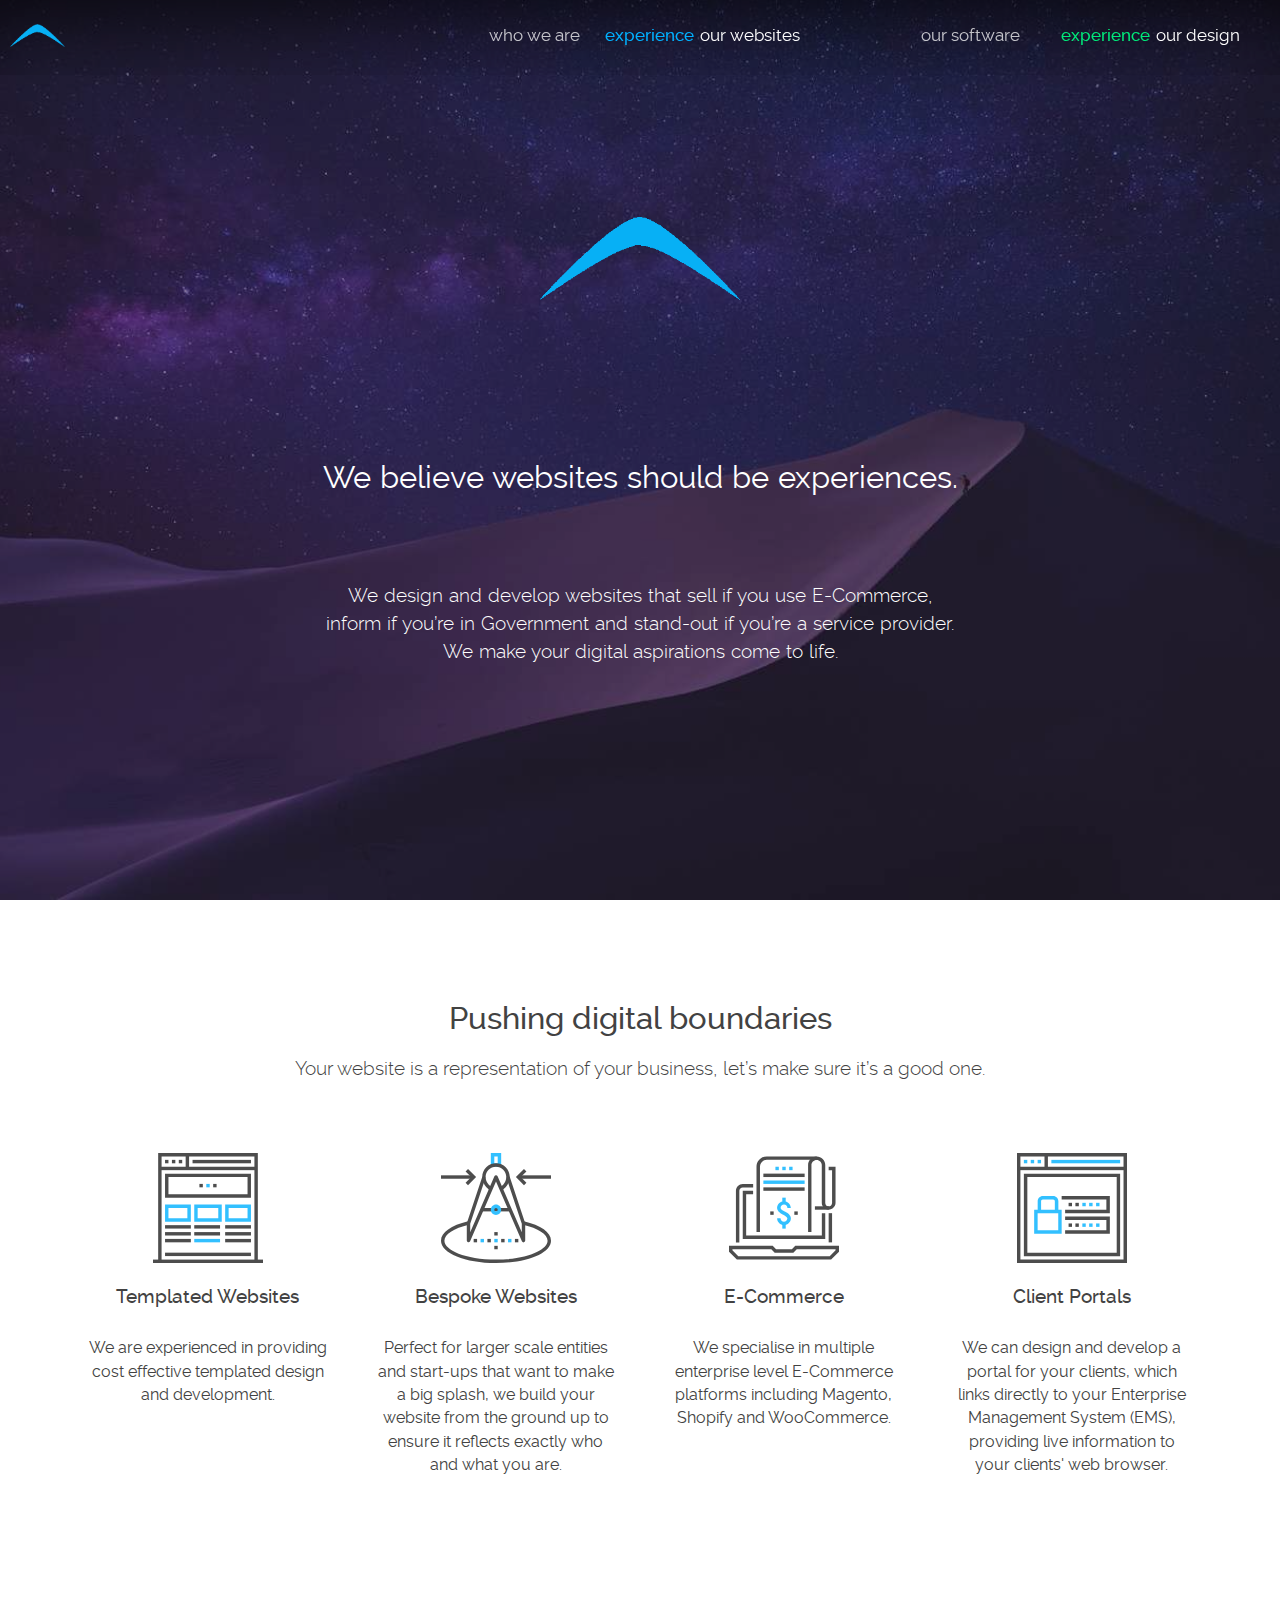
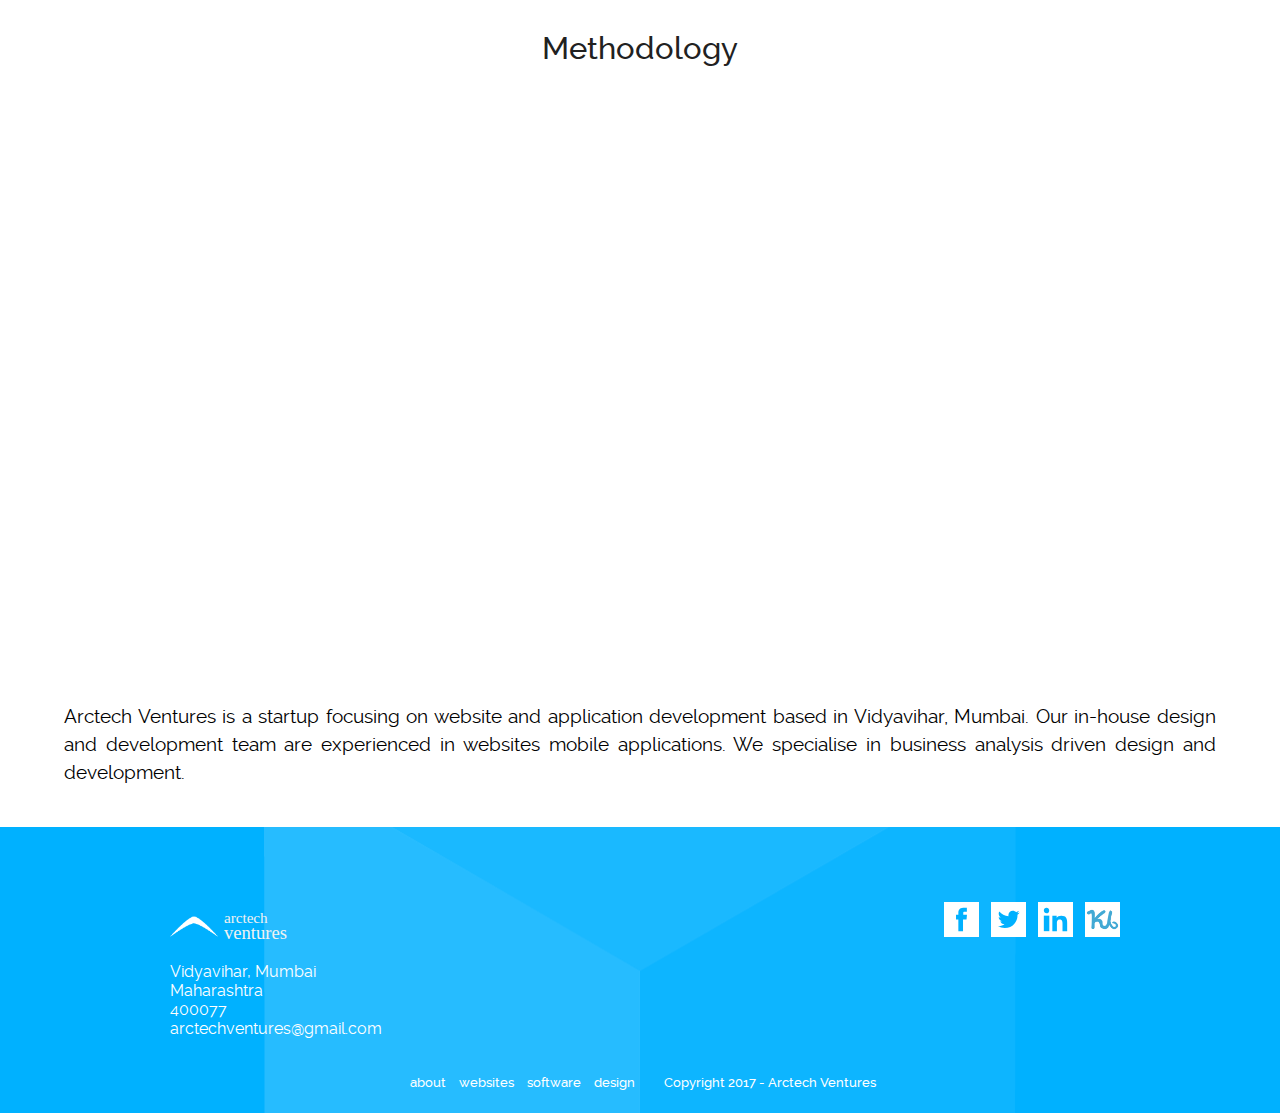
<file: web-design.html>
<!DOCTYPE html>
<html lang="en">


<meta http-equiv="content-type" content="text/html;charset=UTF-8" />
<head>
  <meta charset="utf-8">
  <title>Arctech Ventures - Websites - We believe websites should be experiences</title>
  <meta http-equiv="X-UA-Compatible" content="IE=edge">
  <meta name="viewport" content="width=device-width, initial-scale=1.0, maximum-scale=2.0, user-scalable=yes" /><meta name="apple-mobile-web-app-capable" content="yes"><meta name="mobile-web-app-capable" content="yes">

  <meta name="format-detection" content="telephone=no">
  <meta name="description" content="We design and develop websites that sell if you use E-Commerce, inform if you’re in Government and stand-out if you’re a service provider. We make your digital aspirations come to life.">
  <meta name="keywords" content="Arctech Ventures, website, software, design, development, mumbai,vidyavihar, web design, web, websites, google">
      <!-- CSS -->
  <link rel="icon" href="img/favicon.png">
  <link rel="shortcut" href="img/favicon.png">
  <style type="text/css">
	body,html,ul{margin:0;padding:0}.contact_us_form,.main_blogheading,.tx-c,nav#iphone_screen div#sidebar_menu ul#internal_menu li,ol.expertise{text-align:center}#copyright a:hover,.contact_us_form .phonenumbers a:hover{text-decoration:underline}ul#socialmedia @font-face{font-family:Raleway;src:url(fonts/Semi_Bold/raleway_semi_bold.eot);src:url(fonts/Semi_Bold/raleway_semi_boldd41d.html?#iefix) format('embedded-opentype'),url(fonts/Semi_Bold/raleway_semi_bold.woff) format('woff'),url(fonts/Semi_Bold/raleway_semi_bold.ttf) format('truetype'),url(fonts/Semi_Bold/raleway_semi_bold.svg#Raleway) format('svg');font-weight:700;font-style:normal}@font-face{font-family:Raleway;src:url(fonts/Medium/raleway_medium.eot);src:url(fonts/Medium/raleway_mediumd41d.html?#iefix) format('embedded-opentype'),url(fonts/Medium/raleway_medium.woff) format('woff'),url(fonts/Medium/raleway_medium.ttf) format('truetype'),url(fonts/Medium/raleway_medium.svg#Raleway) format('svg');font-weight:600;font-style:normal}@font-face{font-family:Raleway;src:url(fonts/Regular/raleway_regular.eot);src:url(fonts/Regular/raleway_regulard41d.html?#iefix) format('embedded-opentype'),url(fonts/Regular/raleway_regular.woff) format('woff'),url(fonts/Regular/raleway_regular.ttf) format('truetype'),url(fonts/Regular/raleway_regular.svg#Raleway) format('svg');font-weight:400;font-style:normal}@font-face{font-family:Raleway;src:url(fonts/Italic/raleway_italic.eot);src:url(fonts/Italic/raleway_italicd41d.html?#iefix) format('embedded-opentype'),url(fonts/Italic/raleway_italic.woff) format('woff'),url(fonts/Italic/raleway_italic.ttf) format('truetype'),url(fonts/Italic/raleway_italic.svg#Raleway) format('svg');font-weight:400;font-style:italic}@font-face{font-family:Raleway;src:url(fonts/Light/raleway_light.eot);src:url(fonts/Light/raleway_lightd41d.html?#iefix) format('embedded-opentype'),url(fonts/Light/raleway_light.woff) format('woff'),url(fonts/Light/raleway_light.ttf) format('truetype'),url(fonts/Light/raleway_light.svg#Raleway) format('svg');font-weight:200;font-style:normal}*{outline:0!important;-webkit-box-sizing:border-box;-o-box-sizing:border-box;box-sizing:border-box;font-family:Raleway,sans-serif}::-webkit-input-placeholder{color:#424242}body,html{width:100%;font-size:62.5%;overflow-x:hidden}ol.expertise{padding:0;list-style-type:none;width:90%;max-width:1080px;margin:25px auto 0}ol.expertise>li{font-size:2.5em;padding:15px;display:inline-block;border:2px solid #0085e8;color:#0085e8;font-weight:700;margin:12.5px}ol.expertise.design>li{border:2px solid #00ea7a;color:#00ea7a}ol.expertise.web>li{border:2px solid #00b1ff;color:#00b1ff}ol.expertise.software>li{border:2px solid #EA9212;color:#EA9212}h1,h2,h3,h4,h5,h6{margin:0;padding:0}a{display:block;text-decoration:none}.darkfilter{position:absolute;top:0;left:0;width:100%;height:100%;background-color:#212121;opacity:.65;z-index:-1}section#Quote{padding:100px 0;height:auto}body header{height:100vh}body.stop,html.stop{height:100%;overflow:hidden}.flex{-ms-flex-pack:center;-ms-flex-align:center;flex-flow:row nowrap;justify-content:center;align-content:center;align-items:center;-webkit-box-pack:center;-webkit-box-align:center;display:box;box-pack:center;box-align:center}.b_c{-webkit-background-size:cover!important;-moz-background-size:cover!important;-o-background-size:cover!important;background-size:cover!important}.b_c.higher{background-position-y:25%!important}.tx-r{text-align:right}.tx-l{text-align:left}nav{-webkit-box-shadow:inset 0 64px 89px -53px rgba(0,0,0,.75);-moz-box-shadow:inset 0 64px 89px -53px rgba(0,0,0,.75);box-shadow:inset 0 64px 89px -53px rgba(0,0,0,.75)}.blurb{font-size:3em;line-height:1.5em;text-align:justify;padding:40px 0;width:90%;max-width:1200px;margin:0 auto}.contact_us_logo{position:fixed;bottom:20px;right:20px;background:#FFF;-webkit-box-shadow:1px 1px 22px rgba(0,0,0,.5);box-shadow:1px 1px 22px rgba(0,0,0,.5);border-radius:50%;height:60px;width:60px;cursor:pointer;-webkit-transform:scale3d(1,1,1);-ms-transform:scale3d(1,1,1);-o-transform:scale3d(1,1,1);transform:scale3d(1,1,1);-webkit-transition:background .3s ease-in-out,transform .3s ease-in-out;-o-transition:background .3s ease-in-out,transform .3s ease-in-out;transition:background .3s ease-in-out,transform .3s ease-in-out;z-index:2}.contact_us_logo.hovered,.contact_us_logo:hover{background:#00b1ff}.contact_us_logo.hovered i,.contact_us_logo:hover i{color:#FFF}.contact_us_logo span{position:absolute;right:120%;top:33%;color:#A0A0A0;opacity:0;-webkit-transition:opacity .3s ease-in-out;-o-transition:opacity .3s ease-in-out;transition:opacity .3s ease-in-out;white-space:nowrap;font-size:2.8em}.contact_us_logo:hover span{opacity:1}.contact_us_logo.active{-webkit-box-shadow:none;box-shadow:none;-webkit-transform:scale3d(100,100,100);-ms-transform:scale3d(100,100,100);-o-transform:scale3d(100,100,100);transform:scale3d(100,100,100);background:#00b1ff;cursor:default}.contact_us_logo.active span{opacity:0;-webkit-transition:none;-o-transition:none;transition:none}.contact_us_logo i{color:#000;position:absolute;top:33%;font-size:4em;left:33%;-webkit-transition:color .3s ease-in-out;-o-transition:color .3s ease-in-out;transition:color .3s ease-in-out}.contact_us_logo.active i,.contact_us_logo.closing i{display:none}.close_contact_us{position:fixed;bottom:-80px;right:20px;background:#FFF;-webkit-box-shadow:1px 1px 22px rgba(0,0,0,.5);box-shadow:1px 1px 22px rgba(0,0,0,.5);border-radius:50%;height:60px;width:60px;cursor:pointer;z-index:3;-webkit-transition:bottom .5s ease-in-out;-o-transition:bottom .5s ease-in-out;transition:bottom .5s ease-in-out}.contact_us_logo.active+.close_contact_us{bottom:20px}.close_contact_us span{position:absolute;right:120%;top:33%;color:#FFF;opacity:0;-webkit-transition:opacity .3s ease-in-out;-o-transition:opacity .3s ease-in-out;transition:opacity .3s ease-in-out;white-space:nowrap;font-size:2.8em}.close_contact_us:hover span{opacity:1}.close_contact_us i{color:#000;position:absolute;top:30%;font-size:4em;left:33%;-webkit-transform:rotateZ(0);-moz-transform:rotateZ(0);-ms-transform:rotateZ(0);-o-transform:rotateZ(0);transform:rotateZ(0);-webkit-transition:transform .3s ease-in-out;-o-transition:transform .3s ease-in-out;transition:transform .3s ease-in-out}.close_contact_us:hover i{-webkit-transform:rotateZ(-180deg);-moz-transform:rotateZ(-180deg);-ms-transform:rotateZ(-180deg);-o-transform:rotateZ(-180deg);transform:rotateZ(-180deg)}.contact_us_form{position:fixed;top:0;bottom:0;right:0;left:0;padding:125px 0 50px;display:none;opacity:0;-webkit-transition:opacity .2s ease-in-out;-o-transition:opacity .2s ease-in-out;transition:opacity .2s ease-in-out;z-index:2;font-size:4em;color:#FFF;overflow:auto}.contact_us_form.active{opacity:1;-webkit-transition:opacity .5s ease-in-out;-o-transition:opacity .5s ease-in-out;transition:opacity .5s ease-in-out}.contact_us_form .cont{display:inline-block;width:90%;max-width:800px}.contact_us_form .phonenumbers{padding-top:50px;font-size:1.5em}.contact_us_form .phonenumbers a{color:#FFF;display:inline}.contact_us_form .cont h3{padding-top:50px;font-size:1.25em}.phoneform{margin-top:50px}#phoneform input{padding:8px 12px;border:0;font-size:.8em;margin:5px}.pf_input{position:relative;display:inline-block}.phoneform_send{padding:8px 20px;background:0 0;color:#FFF;border:2px solid #FFF;margin-top:35px;-webkit-transition:background .25s ease-out,color .25s ease-out;-o-transition:background .25s ease-out,color .25s ease-out;transition:background .25s ease-out,color .25s ease-out}.phoneform_send:hover{background:#FFF;color:#000}.phoneform .errorinfo{display:none;font-size:.66em;color:#FFF;position:absolute;top:100%;left:5px;padding:0}.pf_input.top .errorinfo{top:auto;bottom:100%}.phoneform .error+.errorinfo{display:block}.phoneform ::-webkit-input-placeholder{color:rgba(0,0,0,.3)}.phoneform :-moz-placeholder{color:rgba(0,0,0,.3)}.phoneform ::-moz-placeholder{color:rgba(0,0,0,.3)}.phoneform :-ms-input-placeholder{color:rgba(0,0,0,.3)}.success_div{margin-top:15px}.success_div_other{font-size:3em;margin-top:20px;font-weight:700}.main_blogheading{font-size:5em;margin-bottom:20px}body>nav.videoactive{background-color:rgba(0,0,0,0)!important}nav#computer_screen{display:none}nav#iphone_screen{-webkit-box-shadow:inset 0 64px 89px -67px rgba(0,0,0,.75);-moz-box-shadow:inset 0 64px 89px -67px rgba(0,0,0,.75);box-shadow:inset 0 64px 89px -67px rgba(0,0,0,.75);display:block;width:100%;height:57px;position:fixed;z-index:2;background:0 0;-webkit-transition:background .25s ease-out;-o-transition:background .25s ease-out;transition:background .25s ease-out}nav#iphone_screen.active{background:rgba(0,0,0,.75)}nav a svg{transform:rotateZ(0);-webkit-transition:transform .25s ease-out;-o-transition:transform .25s ease-out;transition:transform .25s ease-out}nav a svg:hover{transform:rotateZ(90deg)}nav#iphone_screen div#top_menu{display:block;position:fixed;top:0;left:0;right:0;height:57px;z-index:3;background-color:rgba(0,0,0,0);transition:background-color .2s}nav#iphone_screen.active div#top_menu{background-color:rgba(0,0,0,.75);transition:background-color .2s}nav#iphone_screen div#top_menu a.nav_logo{float:right;width:35px;margin:4px 10px 0}nav#iphone_screen div#top_menu a.nav_logo img{width:35px}nav#iphone_screen a#hamburger-icon{width:40px;height:25px;position:fixed;display:block;left:15px;top:14px;float:left;z-index:2}nav#iphone_screen a#hamburger-icon span.line{display:block;background:#fff;width:40px;height:4px;position:absolute;left:0;border-radius:0;transition:all .4s;-webkit-transition:all .4s;-moz-transition:all .4s}nav#iphone_screen a#hamburger-icon span.line-1{top:0}nav#iphone_screen a#hamburger-icon span.line-2{top:50%}nav#iphone_screen a#hamburger-icon span.line-3{top:100%}nav#iphone_screen a#hamburger-icon.active .line-1{transform:translateY(10px) translateX(0) rotate(45deg);-webkit-transform:translateY(10px) translateX(0) rotate(45deg);-moz-transform:translateY(10px) translateX(0) rotate(45deg)}nav#iphone_screen a#hamburger-icon.active .line-2{opacity:0}nav#iphone_screen div#sidebar_menu ul#internal_menu li.active a,nav#iphone_screen div#sidebar_menu ul#internal_menu li.active a span,nav#iphone_screen div#sidebar_menu ul#internal_menu li:hover a{opacity:1}nav#iphone_screen a#hamburger-icon.active .line-3{transform:translateY(-15px) translateX(0) rotate(-45deg);-webkit-transform:translateY(-15px) translateX(0) rotate(-45deg);-moz-transform:translateY(-15px) translateX(0) rotate(-45deg)}nav#iphone_screen div#sidebar_menu{position:fixed;top:0;bottom:0;height:100%;min-height:100%;background-color:#303030;transition:left .5s;z-index:1;left:-100%;width:100%}nav#iphone_screen div#sidebar_menu.active{left:0}nav#iphone_screen div#sidebar_menu ul#internal_menu{width:100%;padding-top:25px}#internal_menu svg *{fill:#00B1FF;opacity:1}#internal_menu li a{width:100%;text-align:center}#internal_menu li a svg{width:50px}#internal_menu li a img{width:200px}nav#iphone_screen div#sidebar_menu ul#internal_menu li a{font-family:Raleway,sans-serif;-webkit-font-smoothing:antialiased;-moz-osx-font-smoothing:grayscale;font-weight:400;font-style:normal;font-size:4em;color:#fff;text-decoration:none;line-height:30px;text-align:center;width:auto;padding-left:20px;margin:30px 0;border-left:none!important;-webkit-transition:border .3s ease-in-out;-o-transition:border .3s ease-in-out;transition:border .3s ease-in-out}nav#iphone_screen div#sidebar_menu ul#external_menu li a,nav#iphone_screen div#sidebar_menu ul#internal_menu li a span{text-align:center;font-family:Raleway,sans-serif;-webkit-font-smoothing:antialiased;-moz-osx-font-smoothing:grayscale;font-weight:600;font-style:normal}nav#iphone_screen div#sidebar_menu ul#internal_menu li.active a.darkblue,nav#iphone_screen div#sidebar_menu ul#internal_menu li:hover a.darkblue{border-left:5px solid #0085e8}nav#iphone_screen div#sidebar_menu ul#internal_menu li.active a.blue,nav#iphone_screen div#sidebar_menu ul#internal_menu li:hover a.blue{border-left:5px solid #00b1ff}nav#iphone_screen div#sidebar_menu ul#internal_menu li.active a.yellow,nav#iphone_screen div#sidebar_menu ul#internal_menu li:hover a.yellow{border-left:5px solid #EA9212}nav#iphone_screen div#sidebar_menu ul#internal_menu li.active a.green,nav#iphone_screen div#sidebar_menu ul#internal_menu li:hover a.green{border-left:5px solid #00ea7a}nav#iphone_screen div#sidebar_menu ul#internal_menu li.active a.blog,nav#iphone_screen div#sidebar_menu ul#internal_menu li:hover a.blog{border-left:5px solid #FFF}nav#iphone_screen div#sidebar_menu ul#internal_menu li a span{width:100%!important;font-size:1em;test-decoration:none;display:block}nav#iphone_screen div#sidebar_menu ul#internal_menu li a span.green{color:#00ea7a}nav#iphone_screen div#sidebar_menu ul#internal_menu li a span.darkblue{color:#0085e8}nav#iphone_screen div#sidebar_menu ul#internal_menu li a span.blue{color:#00b1ff}nav#iphone_screen div#sidebar_menu ul#internal_menu li a span.yellow{color:#EA9212}nav#iphone_screen div#sidebar_menu ul#external_menu{margin-top:70px;width:100%}nav#iphone_screen div#sidebar_menu ul#external_menu li{width:50%;float:left;list-style-type:none}nav#iphone_screen div#sidebar_menu ul#external_menu li a{width:100%;color:#00b1ff;font-size:3em;text-decoration:none}nav#iphone_screen div#sidebar_menu div#menu_map{display:none;position:absolute;bottom:0;left:0;right:0;height:30%}footer{display:block;width:100%;height:325px;position:relative;background:url(img/BG_cube.png) center center no-repeat #00b1ff}footer>div.container{width:90%;max-width:960px;margin:0 auto;overflow:auto;padding:75px 0}footer div.container div#info_footer{float:left;width:50%}footer div.container div#info_footer div.container{font-size:1.3em}footer div.container div#info_footer div.container span,footer p#copyright{font-family:Raleway,sans-serif;font-style:normal;font-size:2em}footer div.container div#info_footer div.container img{width:130px;margin-left:10px}footer div.container div#info_footer div.container span{font-weight:400;color:#fff!important;text-align:left;margin-left:10px!important}footer div.container ul#socialmedia{float:left;width:50%}footer div.container ul#socialmedia div.container{text-align:right}footer div.container ul#socialmedia div.container li{list-style-type:none;margin-left:10px;width:35px;height:35px;display:inline-block}footer div.container ul#socialmedia div.container li:first-child{margin-left:0}footer div.container ul#socialmedia div.container li img{width:30px}.FB_0{fill:#FFF}.FB_1{fill:#00B1FF}.IN_0{fill:#FFF}.IN_1{fill:#00B1FF}.LI_0{fill:#FFF}.LI_1{fill:#00B1FF}.TW_0{fill:#FFF}.TW_1{fill:#00B1FF}footer.darkblue .FB_1,footer.darkblue .IN_1,footer.darkblue .LI_1,footer.darkblue .TW_1{fill:#0085e8}footer.yellow .FB_1,footer.yellow .IN_1,footer.yellow .LI_1,footer.yellow .TW_1{fill:#EA9212}footer.green .FB_1,footer.green .IN_1,footer.green .LI_1,footer.green .TW_1{fill:#00ea7a}footer p#copyright{font-weight:600;color:#fff;text-align:center;position:absolute;width:100%;bottom:10px}#copyright a{display:inline-block;margin:0 5px;color:#FFF}#copyright a:last-child{margin-right:20px}footer .blacknovagroup{text-align:right;padding-top:20px}footer .blacknovagroup img{width:150px}@media screen and (min-width:992px){nav#computer_screen ul li:first-child,nav#iphone_screen{display:none}nav#computer_screen{display:block;position:fixed;top:0;left:0;right:0;height:75px;z-index:22;background-color:rgba(0,0,0,.75);transition:background-color .2s}nav#computer_screen.active{background-color:rgba(0,0,0,0);transition:background-color .2s}nav#computer_screen>a{width:50px;float:left;opacity:1!important}nav#computer_screen a img,nav#computer_screen a svg{width:55px;height:55px;margin:8px 0 0 10px}nav#computer_screen a svg,nav#computer_screen a svg *{opacity:1}nav#computer_screen ul{float:right;width:860;height:21px;margin:25px 40px 0 0;z-index:20}nav#computer_screen ul li{font-family:Raleway,sans-serif;-webkit-font-smoothing:antialiased;-moz-osx-font-smoothing:grayscale;font-weight:400;font-style:normal;font-size:2.7em;text-align:right;width:200px;list-style-type:none;float:right;margin:0 0 0 20px;z-index:20}nav#computer_screen ul li:last-child{margin-left:0}nav#computer_screen ul li span{opacity:0;float:right;margin-right:6px;transition:opacity .2s;font-weight:700}nav#computer_screen ul li span.green{color:#00ea7a}nav#computer_screen ul li span.darkblue{color:#0085e8}nav#computer_screen ul li span.blue{color:#00b1ff}nav#computer_screen ul li span.yellow{color:#EA9212}nav#computer_screen ul li.active span{opacity:1}nav#computer_screen ul li a{float:right;color:#fff;opacity:.75;transition:opacity .2s}nav#computer_screen ul li.active a,nav#computer_screen ul li:hover>a,nav#computer_screen ul li:hover>span{opacity:1}nav#computer_screen ul li:first-child a{color:#00b1ff;font-weight:600}footer{display:block;width:100%;height:auto;position:relative;background:url(img/BG_cube.png) center center no-repeat #00b1ff}}@media screen and (min-width:1200px){nav#computer_screen ul{float:right;width:1100px;height:21px;margin:25px 40px 0 0;z-index:20}nav#computer_screen ul li:first-child{display:none;width:50px;margin-left:100px}}#LOGOEXP.darkblue .med{fill:#0085e8!important}#LOGOEXP.darkblue .bright{fill:#99cef6!important}#LOGOEXP.darkblue .dark{fill:#0a67ad!important}#LOGOEXP.blue .med{fill:#00B1FF!important}#LOGOEXP.blue .bright{fill:#9AE0FD!important}#LOGOEXP.blue .dark{fill:#0D88BB!important}#LOGOEXP.yellow .med{fill:#FFAC33!important}#LOGOEXP.yellow .bright{fill:#FFDEAD!important}#LOGOEXP.yellow .dark{fill:#BD832E!important}#LOGOEXP.green .med{fill:#00ea7a!important}#LOGOEXP.green .bright{fill:#99f7ca!important}#LOGOEXP.green .dark{fill:#0aae60!important}#Contact a:hover,#socialmedia a:hover{opacity:.777}@media screen and (max-height:675px){header svg{width:120px!important;height:200px!important}header #logo svg{width:150px!important;height:auto!important}header h1{padding-top:10px!important}header p{padding-top:25px!important}nav#iphone_screen div#sidebar_menu ul#internal_menu li a{font-size:3em;margin:25px auto}nav#iphone_screen div#sidebar_menu ul#internal_menu li a span{display:inline}}@media screen and (max-width:1080px){header img,header svg{max-width:15vw;min-width:100px;width:auto!important;height:auto!important}}@media screen and (max-width:992px){section#stuff .mc_content{display:block!important;text-align:justify}section#stuff .mc_content img{display:block!important;width:250px;margin:30px auto 0}section#stuff .mc_content h4{display:none}.methodology_content+ul{display:none!important}}@media screen and (max-width:768px){nav#computer_screen{display:none}nav#iphone_screen{display:block}.blurb{font-size:2em}.contact_us_form{font-size:3em}.contact_us_form .cont h3,.contact_us_form .phonenumbers{padding-top:30px}}@media screen and (max-width:600px){footer{height:auto;overflow:hidden}footer>div.container{width:50%;float:right;padding:20px 0 75px}footer div.container div#info_footer,footer div.container ul#socialmedia{width:100%;float:none;text-align:right;padding-right:20px}footer div.container div#info_footer div.container{margin-bottom:20px}.footermenu{display:block;margin-bottom:15px;text-align:left}footer p#copyright{position:static;width:50%;float:left}#copyright a{display:block;font-size:1.5em;padding:20px 0 15px 20px}.cp{position:absolute;bottom:15px;left:0;right:0;z-index:0;font-size:1.1em}}@media screen and (max-width:458px){.pf_input.top .errorinfo{top:100%}.pf_input{padding:15px 0 0}}
  </style>

</head>
<body>

<nav id="computer_screen" class="active">

	<a href="index.html"><img src="img/Logoblue.svg" alt="Arctech Ventures Logo" class="svg" /></a>	<ul>
		<li><a href="#">Login</a></li>

		<li id="design_nav" ><a href="design.html">our design</a><span class="green">experience</span></li>
		<li id="software_nav" ><a href="software.html">our software</a><span class="yellow">experience</span></li>
		<li id="webdesign_nav" ><a href="web-design.html">our websites</a><span class="blue">experience</span></li>
		<li id="whoweare_nav" ><a href="who-we-are.html">who we are</a><span class="darkblue">experience</span></li>
	</ul>
</nav>

<nav id="iphone_screen">
	<a id="hamburger-icon" href="#" onclick="sidemenu('close');return false;" title="Menu">
  		<span class="line line-1"></span>
  		<span class="line line-2"></span>
  		<span class="line line-3"></span>
	</a>

	<div id="sidebar_menu">
		<ul id="internal_menu">
			<li><a href="index.html"><img src="img/Light.png" class="svg" alt="" /></a></li>

			<li><a href="who-we-are.html" class="darkblue"><span class="darkblue">experience</span> who we are</a></li>

			<li><a href="web-design.html" class="blue"><span class="blue">experience</span> our website</a></li>

			<li><a href="software.html" class="yellow"><span class="yellow">experience</span> our software</a></li>

			<li><a href="design.html" class="green"><span class="green">experience</span> our design</a></li>
		</ul>

	</div>
</nav>
	<link rel="stylesheet" type="text/css" href="css/viewcases.min.css" /><link rel="stylesheet" type="text/css" href="css/app.min.css" /><header class="blue webdesign">
	<div class="darkfilter"></div>
	<img class="svg" src="img/Logoblue.svg" alt="">
	<h1>We believe websites should be experiences.</h1>
	<p>We design and develop websites that sell if you use E-Commerce,<br> inform if you’re in Government and stand-out if you’re a service provider.<br> We make your digital aspirations come to life.</p>
</header>

<section id="introduction">
	<h2>Pushing digital boundaries</h2>
	<h3>Your website is a representation of your business, let’s make sure it’s a good one.</h3>
	<ul id="key_features">
		<li>
			<img src="img/ICON_templatedWebsite.svg" alt="" />
			<ul>
				<li class="title">Templated Websites</li>
				<li>We are experienced in providing cost effective templated design and development.</li>
			</ul>
		</li>
		<li>
			<img src="img/ICON_bespokeDesign.svg" alt="" />
			<ul>
				<li class="title">Bespoke Websites</li>
				<li>Perfect for larger scale entities and start-ups that want to make a big splash, we build your website from the ground up to ensure it reflects exactly who and what you are.</li>
			</ul>
		</li>
		<li><img src="img/ICON_eCommerce.svg" alt="" />
			<ul>
				<li class="title">E-Commerce</li>
				<li>We specialise in multiple enterprise level E-Commerce platforms including Magento, Shopify and WooCommerce.</li>
			</ul>
		</li>
		<li><img src="img/ICON_clientSide.svg" alt="" />
			<ul>
				<li class="title">Client Portals</li>
				<li>We can design and develop a portal for your clients, which links directly to your Enterprise Management System (EMS), providing live information to your clients' web browser.</li>
			</ul>
		</li>
	</ul>
</section>

<section id="stuff">
	<h2>Methodology</h2>
	<div class="methodology_content">
		<div class="mc_content" target="Business Analysis" style="display:none;">
			<h4>Business Analysis</h4>
			<img src="img/ICON_Business_Analysis.svg" alt="Business Analysis" targ="Business Analysis" style="display:none" />			We sit down with you and speak about what drives your business. We get a sense for your business culture, your business needs and what your customers are looking for. This is how we help you plan your digital future.
		</div>
		<div class="mc_content" target="Proposal" style="display:none;">
			<h4>Scope Document</h4>
			<img src="img/ICON_Scope_Document.svg" alt="Proposal" targ="Proposal" style="display:none" />			We prepare an executive document, based on our analysis and your feedback, which provides scope, timeframes and costings for your review. This serves as our initial port of call for scoping your brand new digital experience.
		</div>
		<div class="mc_content" target="Brief" style="display:none;">
			<h4>Brief</h4>
			<img src="img/ICON_Brief.svg" alt="Brief" targ="Brief" style="display:none" />			Upon signing of the scope document your project manager will sit down with the design team to talk about the project. This allows the designers their first input into the project, the UI/UX and the overall design ethos.
		</div>
		<div class="mc_content" target="Low fidelity Wireframe" style="display:none;">
			<h4>Low Fidelity Wireframe</h4>
			<img src="img/ICON_Low_Fidelity_Wireframe.svg" alt="Low fidelity Wireframe" targ="Low fidelity Wireframe" style="display:none" />			We work up a low fidelity wireframe of the entire system which details all functions without any consideration of UI/UX. This is used by our design team as a blueprint to workflows so they can create the modern designs which will be your deliverables. This is where you get your first tangible designs, usually just a few pages which show the proposed menu structure and workflow design.
		</div>
		<div class="mc_content" target="Approval and Feedback" style="display:none;">
			<h4>Approval and Feedback</h4>
			<img src="img/ICON_Approval_and_Feedback.svg" alt="Approval and Feedback" targ="Approval and Feedback" style="display:none" />			At this stage we ask for your approval and or feedback on our workflows. Once signed off these low fidelities will be worked on and designed into a full mockup of the entire system, so your accuracy and diligence in getting back to us is paramount to the smooth execution of the project.
		</div>
		<div class="mc_content" target="High Fidelity Wireframe" style="display:none;">
			<h4>High Fidelity Wireframe</h4>
			<img src="img/ICON_High_Fidelity_Wireframe.svg" alt="High Fidelity Wireframe" targ="High Fidelity Wireframe" style="display:none" />			This is one of the more exciting stages of the entire cycle: the full design is worked up. Every single page and function is workshopped and designed to give the best user experience modernity can provide.
		</div>
		<div class="mc_content" target="Final design Approval" style="display:none;">
			<h4>Final Design Approval</h4>
			<img src="img/ICON_Final_Design_Approval.svg" alt="Final design Approval" targ="Final design Approval" style="display:none" />			The full system has been designed and delivered to you. Now we just await your feedback and or your approval and development can begin. Once these have been approved any changes can be costly so it is important to make any changes to the design now. Thus your feedback, at this stage is very important to us.
		</div>
		<div class="mc_content" target="Development" style="display:none;">
			<h4>Development</h4>
			<img src="img/ICON_Development.svg" alt="Delivery" targ="Delivery" style="display:none" />			The longest part of the cycle when those designs we provided are turned into software. The development phase is always split into separate modules, each of which will be provided with its own timeframe for completion. Your project will be provided with a development lead who will take over database design and a project manager who will handle resource provision. If you have any questions during this process we invite you to call or come in and visit. Our clients are always welcome.
		</div>
		<div class="mc_content" target="Testing" style="display:none;">
			<h4>Testing</h4>
			<img src="img/ICON_Testing.svg" alt="Delivery" targ="Delivery" style="display:none" />			We conduct testing at every stage of the development phase, however, it is important to also conduct testing once everything is finished. Our in house testers go through the SRS, testing every function and ensuring everything is working as expected.
			<br><br>
			Once we have tested we then turn it over to you. This process usually takes about two weeks.
		</div>
		<div class="mc_content" target="Delivery" style="display:none;">
			<h4>Delivery</h4>
			<img src="img/ICON_Delivery.svg" alt="Delivery" targ="Delivery" style="display:none" />			Your digital experience is finished! We now hand over the keys, it’s yours.
		</div>
	</div>
	<ul id="webdesign_methodology">
		<li><img src="img/ICON_Business_Analysis.svg" alt="Business Analysis" targ="Business Analysis" /></li>
		<li><img src="img/ICON_Scope_Document.svg" alt="Proposal" targ="Proposal" /></li>
		<li><img src="img/ICON_Brief.svg" alt="Brief" targ="Brief" /></li>
		<li><img src="img/ICON_Low_Fidelity_Wireframe.svg" alt="Low fidelity Wireframe" targ="Low fidelity Wireframe" /></li>
		<li><img src="img/ICON_Development.svg" alt="Development" targ="Development" /></li>
		<li><img src="img/ICON_Final_Design_Approval.svg" alt="Final design Approval" targ="Final design Approval" /></li>
		<li><img src="img/ICON_High_Fidelity_Wireframe.svg" alt="High Fidelity Wireframe" targ="High Fidelity Wireframe" /></li>
		<li><img src="img/ICON_Approval_and_Feedback.svg" alt="Approval and Feedback" targ="Approval and Feedback" /></li>
		<li><img src="img/ICON_Testing.svg" alt="Testing" targ="Testing" /></li>
		<li><img src="img/ICON_Delivery.svg" alt="Delivery" targ="Delivery" /></li>

		<svg version="1.1" class="background" xmlns="http://www.w3.org/2000/svg" xmlns:xlink="http://www.w3.org/1999/xlink" x="0px" y="0px" viewBox="0 0 800 400" style="enable-background:new 0 0 800 400;" xml:space="preserve">
		<path fill="none" stroke="#212120" stroke-width="3" stroke-miterlimit="10"  d="M0.5,60.2l729.7,0c0,0,69.3,0.9,69.3,69.7s-69.3,69.7-69.3,69.7l-636.7,0.4c0,0-70.2,0-70.2,69.9s69.6,69.9,69.6,69.9H294"/>
		</svg>

	</ul>
	<div class="blurb">Arctech Ventures is a startup focusing on website and application development based in Vidyavihar, Mumbai. Our in-house design and development team are experienced in websites mobile applications. We specialise in business analysis driven design and development.</div>
</section>
<footer>
	<div class="container">
		<div id="info_footer">
			<div class="container">
				<img src="img/ELEM_logofull.svg" alt=""><br><br>
				<span>Vidyavihar, Mumbai</span><br>
				<span>Maharashtra</span><br>
				<span>400077</span><br>
				<span>arctechventures@gmail.com</span>
			</div>
		</div>
		<ul id="socialmedia">
			<div class="container">
				<li><a href="https://www.facebook.com/" target="_blank"><img class="svg" src="img/ICON_Facebook.svg" alt=""></a></li>
				<li><a href="https://twitter.com/arctechventures" target="_blank"><img class="svg" src="img/ICON_Twitter.svg" alt=""></a></li>
				<li><a href="https://www.linkedin.com/" target="_blank"><img class="svg" src="img/ICON_Linkedin.svg" alt=""></a></li>
				<li><a href="https://www.keybase.io/arctechventures" target="_blank"><img class="svg" src="img/ICON_Keybase.svg" alt="Keybase Link"></a></li>
			</div>
		</ul>
	</div>
	<p id="copyright">
		<span class="footermenu">
			<a href="who-we-are.html">about</a>			<a href="web-design.html">websites</a>			<a href="software.html">software</a>			<a href="design.html">design</a>						</span>
		 &nbsp; <span class="cp">Copyright 2017 - Arctech Ventures</span>
	</p>
</footer>
<!-- <div class="contact_us_logo">
	<span>contact us</span>
	<i class="fa fa-phone"></i>
</div>
<div class="close_contact_us">
	<span>back</span>
	<i class="fa fa-undo"></i>
</div>
<div class="contact_us_form">
	<div class="cont">
		<h2>Awesome - if you would like to call us:</h2>
		<div class="phonenumbers">
						<div><span>IN:</span> <a href=></a></div>
		</div>
		<h3>or if you would like us to call you:</h3>
		<div class="phoneform">
			<form method="post" id="phoneform" autocomplete="off">
				<div>
					<div class="pf_input top">
						<input type="text" name="phoneform_name" id="phoneform_name" placeholder="Full Name">
					</div>
					<div class="pf_input top">
						<input type="tel" name="phoneform_number" id="phoneform_number" placeholder="Phone Number">
					</div>
				</div>
				<div>
					<div class="pf_input">
						<input type="email" name="phoneform_email" id="phoneform_email" placeholder="Email">
					</div>
					<div class="pf_input">
						<input type="text" name="phoneform_besttime" id="phoneform_besttime" placeholder="Best time to call">
					</div>
				</div>
						<input style="border:0;margin:0;padding:0;height:0;width:0;" autocomplete="false" type="text" name="phoneform_checker" id="phoneform_checker" placeholder="Enter here">
				<button class="phoneform_send">SEND</button>
				<div class="success_div" style="display: none;">
					Thanks, we'll be in touch.
				</div>
			</form>
		</div>
	</div>
</div> -->
   <link rel="stylesheet" defer href="maxcdn.bootstrapcdn.com/font-awesome/4.6.2/css/font-awesome.min.css">
    <script type="text/javascript" src="js/jQuery.js"></script>  <script type="text/javascript" src="js/output.min.js"></script>	<script type="text/javascript">

  function sidemenu(state){
    $('#hamburger-icon').toggleClass('active');
    $('#sidebar_menu').toggleClass('active');
  }
	</script>
<!-- JAVACRIPT -->
<!--<script type="text/javascript" src="/js/vivus.js"></script>
<script type="text/javascript" src="/js/general.js"></script>-->
<script type="text/javascript">
	function findActive() {
		var pathname = window.location.pathname;
		$('nav li a').each(function() {
			// console.log($(this));
			var link = $(this).attr('href');
			if(pathname.indexOf(link) >= 0) {
				$(this).parent().addClass('active');
			}
		});
	}
	findActive();
	var fl;
	function flash() {
		// console.log('f');
		if(!$('.contact_us_logo').hasClass('active')) {
			$('.contact_us_logo').addClass('hovered');
			setTimeout(function(){
				$('.contact_us_logo').removeClass('hovered');
			}, 275);
		}
		fl = setTimeout(function(){
			flash();
		}, Math.floor(Math.random()*(20000-11000+1)+11000));	
	}
	fl = setTimeout(function(){
		flash();
	}, 10000);

	windowPos = 0;

	$('.contact_us_logo').on('click', function(){
		clearTimeout(fl);
		windowPos = $(window).scrollTop();
		$(this).addClass('active');
		$('.contact_us_form').show();
		setTimeout(function(){
			$('body,html').addClass('stop');
		}, 200);
		setTimeout(function(){
			$('.contact_us_form').addClass('active');
		}, 500);
	});
	$('.close_contact_us').on('click', function(){
		$('.contact_us_form').removeClass('active');
		$('.contact_us_logo').addClass('closing').removeClass('active');
		$('body,html').removeClass('stop');
		window.scrollTo(0,windowPos);
		setTimeout(function(){
			$('.contact_us_form').hide();
			$('.contact_us_logo').removeClass('closing');
		}, 500);
	});
	sending = 0;
	$('#phoneform').submit(function() {
		if(sending == 1) return false;
		sending = 1;
	  	var e = 0;
	  	if($('#phoneform_name').val() == '') {
	  		if(!$('#phoneform_name').next().hasClass('errorinfo')) {
	  			$('#phoneform_name').addClass('error').after('<div class="errorinfo">Please enter a name.</div>');
	  		}
	  		e = 1;
	  	} else {
	  		$('#phoneform_name').removeClass('error');
	  	}
	  	if($('#phoneform_email').val() == '') {
	  		if(!$('#phoneform_email').next().hasClass('errorinfo')) {
	  			$('#phoneform_email').addClass('error').after('<div class="errorinfo">Please enter an email.</div>');
	  		}
	  		e = 1;
	  	} else {
	  		$('#phoneform_email').removeClass('error');
	  	}
	  	if($('#phoneform_number').val() == '') {
	  		if(!$('#phoneform_number').next().hasClass('errorinfo')) {
	  			$('#phoneform_number').addClass('error').after('<div class="errorinfo">Please enter a phone number.</div>');
	  		}
	  		e = 1;
	  	} else {
	  		$('#phoneform_number').removeClass('error');
	  	}
	  	if($('#phoneform_besttime').val() == '') {
	  		if(!$('#phoneform_besttime').next().hasClass('errorinfo')) {
	  			$('#phoneform_besttime').addClass('error').after('<div class="errorinfo">Please enter a time.</div>');
	  		}
	  		e = 1;
	  	} else {
	  		$('#phoneform_besttime').removeClass('error');
	  	}

	  	if(e >= 1) {
	  		sending = 0;
	  		return false;
	  	}
	  	$.ajax({
			url: $(this).attr('action'),
			type: "POST",
			dataType: "json",
			data: $(this).serialize(),
			success: function(data, text, xhr) {
				sending = 0;
				// console.log(data);
				if(data != 'success') {
					var x = 0;
					for (var key in data) {
					    x++;
						if(x <= 1) {
							continue;
						}
					   if (data.hasOwnProperty(key)) {
					       var obj = data[key];
					        for (var prop in obj) {
					          // important check that this is objects own property 
					          // not from prototype prop inherited
					          if(obj.hasOwnProperty(prop)){
					          	// console.log(key);
					          	// console.log(obj[prop]);
					          	if(!$('#'+obj[prop][0]).next().hasClass('errorinfo')) {
						  			$('#'+obj[prop][0]).addClass('error').after('<div class="errorinfo">'+obj[prop][1]+'</div>');
						  		}
					            // alert(key + " = " + obj[prop]);
					            // $('.form_error_'+key).text(obj[prop]);
					            // $('.form_error_'+key).addClass('active');
					          }
					       }
					    }
					}
				} else if(data == 'success') {
					console.log(data);
					$('.success_div').fadeIn(300);
					$('.phoneform input').removeClass('error');
					$('#phoneform')[0].reset();
					setTimeout(function(){
						$('.success_div').fadeOut(300);
						$('.close_contact_us:visible').click();
					}, 2500);
				}
			},
			error: function(xhr, textStatus, error) {
				sending = 0;
				console.log(xhr);
				console.log(textStatus);
				console.log(error);
			}
		});
	  	return false;
  });
</script>
<script>
  (function(i,s,o,g,r,a,m){i['GoogleAnalyticsObject']=r;i[r]=i[r]||function(){
  (i[r].q=i[r].q||[]).push(arguments)},i[r].l=1*new Date();a=s.createElement(o),
  m=s.getElementsByTagName(o)[0];a.async=1;a.src=g;m.parentNode.insertBefore(a,m)
  })(window,document,'script','https://www.google-analytics.com/analytics.js','ga');

  ga('create', 'UA-86305223-1', 'auto');
  ga('send', 'pageview');

</script>
</body>
</html>
</file>
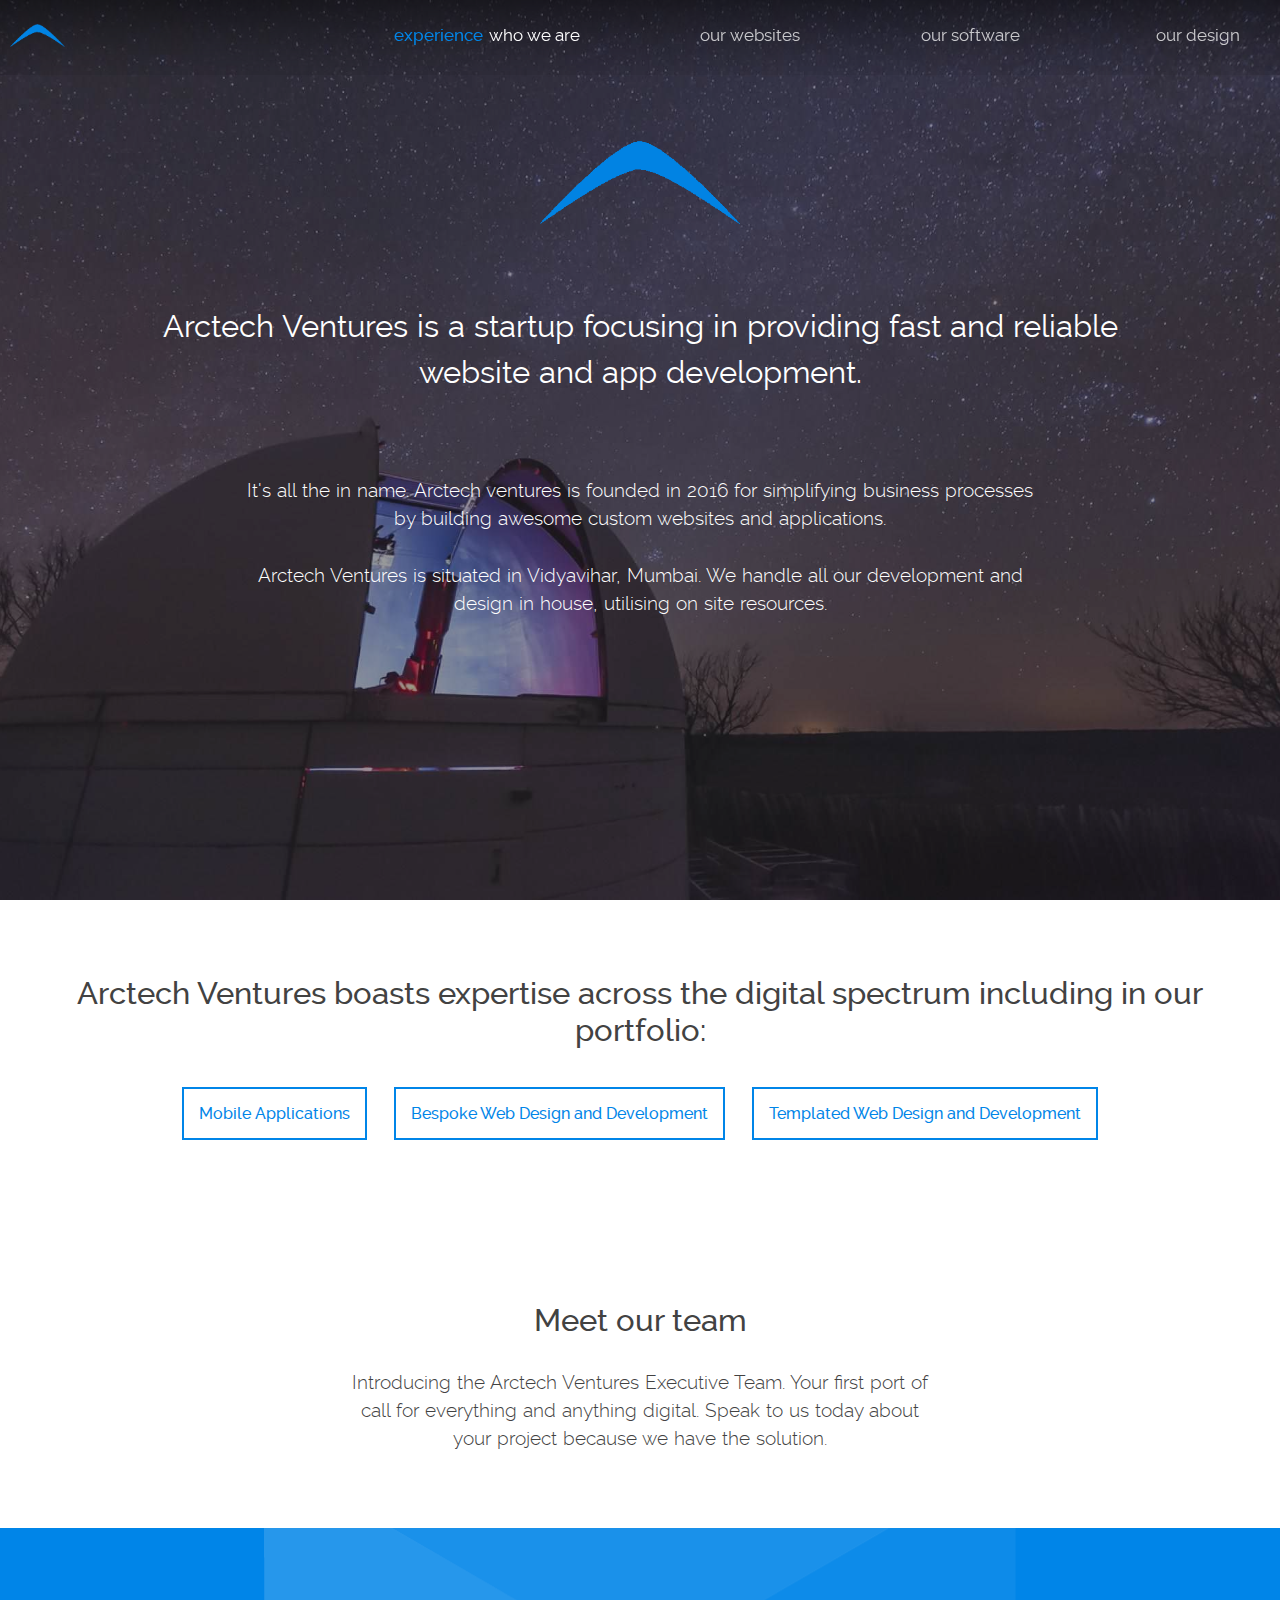
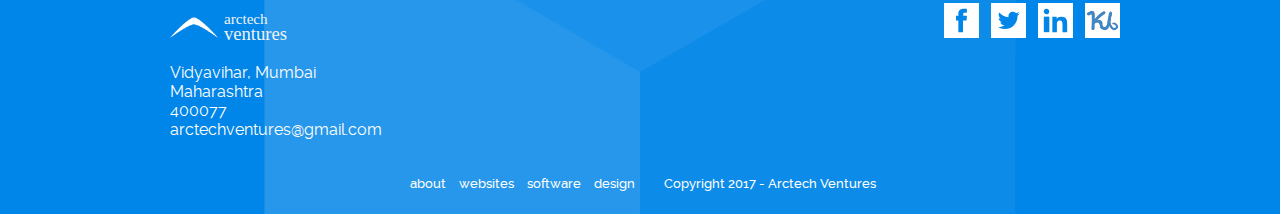
<file: who-we-are.html>
<!DOCTYPE html>
<html lang="en">


<meta http-equiv="content-type" content="text/html;charset=UTF-8" />
<head>
  <meta charset="utf-8">
  <title>Arctech Ventures - Who We Are - Arctech Ventures is a Global Reaching Digital Agency</title>
  <meta http-equiv="X-UA-Compatible" content="IE=edge">
  <meta name="viewport" content="width=device-width, initial-scale=1.0, maximum-scale=2.0, user-scalable=yes" /><meta name="apple-mobile-web-app-capable" content="yes"><meta name="mobile-web-app-capable" content="yes">

  <meta name="format-detection" content="telephone=no">
  <meta name="description" content="The story of Arctech Ventures, how we came to be and the how we approach the grand digital endeavours we take on.">
  <meta name="keywords" content="Arctech Ventures, website, software, design, development, vidyavihar, mumbai, web design, web, websites, google">

  <link rel="icon" href="img/favicon.png">
  <link rel="shortcut" href="img/favicon.png">
  <style type="text/css">
	body,html,ul{margin:0;padding:0}.contact_us_form,.main_blogheading,.tx-c,nav#iphone_screen div#sidebar_menu ul#internal_menu li,ol.expertise{text-align:center}#copyright a:hover,.contact_us_form .phonenumbers a:hover{text-decoration:underline}ul#socialmedia @font-face{font-family:Raleway;src:url(fonts/Semi_Bold/raleway_semi_bold.eot);src:url(fonts/Semi_Bold/raleway_semi_boldd41d.html?#iefix) format('embedded-opentype'),url(fonts/Semi_Bold/raleway_semi_bold.woff) format('woff'),url(fonts/Semi_Bold/raleway_semi_bold.ttf) format('truetype'),url(fonts/Semi_Bold/raleway_semi_bold.svg#Raleway) format('svg');font-weight:700;font-style:normal}@font-face{font-family:Raleway;src:url(fonts/Medium/raleway_medium.eot);src:url(fonts/Medium/raleway_mediumd41d.html?#iefix) format('embedded-opentype'),url(fonts/Medium/raleway_medium.woff) format('woff'),url(fonts/Medium/raleway_medium.ttf) format('truetype'),url(fonts/Medium/raleway_medium.svg#Raleway) format('svg');font-weight:600;font-style:normal}@font-face{font-family:Raleway;src:url(fonts/Regular/raleway_regular.eot);src:url(fonts/Regular/raleway_regulard41d.html?#iefix) format('embedded-opentype'),url(fonts/Regular/raleway_regular.woff) format('woff'),url(fonts/Regular/raleway_regular.ttf) format('truetype'),url(fonts/Regular/raleway_regular.svg#Raleway) format('svg');font-weight:400;font-style:normal}@font-face{font-family:Raleway;src:url(fonts/Italic/raleway_italic.eot);src:url(fonts/Italic/raleway_italicd41d.html?#iefix) format('embedded-opentype'),url(fonts/Italic/raleway_italic.woff) format('woff'),url(fonts/Italic/raleway_italic.ttf) format('truetype'),url(fonts/Italic/raleway_italic.svg#Raleway) format('svg');font-weight:400;font-style:italic}@font-face{font-family:Raleway;src:url(fonts/Light/raleway_light.eot);src:url(fonts/Light/raleway_lightd41d.html?#iefix) format('embedded-opentype'),url(fonts/Light/raleway_light.woff) format('woff'),url(fonts/Light/raleway_light.ttf) format('truetype'),url(fonts/Light/raleway_light.svg#Raleway) format('svg');font-weight:200;font-style:normal}*{outline:0!important;-webkit-box-sizing:border-box;-o-box-sizing:border-box;box-sizing:border-box;font-family:Raleway,sans-serif}::-webkit-input-placeholder{color:#424242}body,html{width:100%;font-size:62.5%;overflow-x:hidden}ol.expertise{padding:0;list-style-type:none;width:90%;max-width:1080px;margin:25px auto 0}ol.expertise>li{font-size:2.5em;padding:15px;display:inline-block;border:2px solid #0085e8;color:#0085e8;font-weight:700;margin:12.5px}ol.expertise.design>li{border:2px solid #00ea7a;color:#00ea7a}ol.expertise.web>li{border:2px solid #00b1ff;color:#00b1ff}ol.expertise.software>li{border:2px solid #EA9212;color:#EA9212}h1,h2,h3,h4,h5,h6{margin:0;padding:0}a{display:block;text-decoration:none}.darkfilter{position:absolute;top:0;left:0;width:100%;height:100%;background-color:#212121;opacity:.65;z-index:-1}section#Quote{padding:100px 0;height:auto}body header{height:100vh}body.stop,html.stop{height:100%;overflow:hidden}.flex{-ms-flex-pack:center;-ms-flex-align:center;flex-flow:row nowrap;justify-content:center;align-content:center;align-items:center;-webkit-box-pack:center;-webkit-box-align:center;display:box;box-pack:center;box-align:center}.b_c{-webkit-background-size:cover!important;-moz-background-size:cover!important;-o-background-size:cover!important;background-size:cover!important}.b_c.higher{background-position-y:25%!important}.tx-r{text-align:right}.tx-l{text-align:left}nav{-webkit-box-shadow:inset 0 64px 89px -53px rgba(0,0,0,.75);-moz-box-shadow:inset 0 64px 89px -53px rgba(0,0,0,.75);box-shadow:inset 0 64px 89px -53px rgba(0,0,0,.75)}.blurb{font-size:3em;line-height:1.5em;text-align:justify;padding:40px 0;width:90%;max-width:1200px;margin:0 auto}.contact_us_logo{position:fixed;bottom:20px;right:20px;background:#FFF;-webkit-box-shadow:1px 1px 22px rgba(0,0,0,.5);box-shadow:1px 1px 22px rgba(0,0,0,.5);border-radius:50%;height:60px;width:60px;cursor:pointer;-webkit-transform:scale3d(1,1,1);-ms-transform:scale3d(1,1,1);-o-transform:scale3d(1,1,1);transform:scale3d(1,1,1);-webkit-transition:background .3s ease-in-out,transform .3s ease-in-out;-o-transition:background .3s ease-in-out,transform .3s ease-in-out;transition:background .3s ease-in-out,transform .3s ease-in-out;z-index:2}.contact_us_logo.hovered,.contact_us_logo:hover{background:#00b1ff}.contact_us_logo.hovered i,.contact_us_logo:hover i{color:#FFF}.contact_us_logo span{position:absolute;right:120%;top:33%;color:#A0A0A0;opacity:0;-webkit-transition:opacity .3s ease-in-out;-o-transition:opacity .3s ease-in-out;transition:opacity .3s ease-in-out;white-space:nowrap;font-size:2.8em}.contact_us_logo:hover span{opacity:1}.contact_us_logo.active{-webkit-box-shadow:none;box-shadow:none;-webkit-transform:scale3d(100,100,100);-ms-transform:scale3d(100,100,100);-o-transform:scale3d(100,100,100);transform:scale3d(100,100,100);background:#00b1ff;cursor:default}.contact_us_logo.active span{opacity:0;-webkit-transition:none;-o-transition:none;transition:none}.contact_us_logo i{color:#000;position:absolute;top:33%;font-size:4em;left:33%;-webkit-transition:color .3s ease-in-out;-o-transition:color .3s ease-in-out;transition:color .3s ease-in-out}.contact_us_logo.active i,.contact_us_logo.closing i{display:none}.close_contact_us{position:fixed;bottom:-80px;right:20px;background:#FFF;-webkit-box-shadow:1px 1px 22px rgba(0,0,0,.5);box-shadow:1px 1px 22px rgba(0,0,0,.5);border-radius:50%;height:60px;width:60px;cursor:pointer;z-index:3;-webkit-transition:bottom .5s ease-in-out;-o-transition:bottom .5s ease-in-out;transition:bottom .5s ease-in-out}.contact_us_logo.active+.close_contact_us{bottom:20px}.close_contact_us span{position:absolute;right:120%;top:33%;color:#FFF;opacity:0;-webkit-transition:opacity .3s ease-in-out;-o-transition:opacity .3s ease-in-out;transition:opacity .3s ease-in-out;white-space:nowrap;font-size:2.8em}.close_contact_us:hover span{opacity:1}.close_contact_us i{color:#000;position:absolute;top:30%;font-size:4em;left:33%;-webkit-transform:rotateZ(0);-moz-transform:rotateZ(0);-ms-transform:rotateZ(0);-o-transform:rotateZ(0);transform:rotateZ(0);-webkit-transition:transform .3s ease-in-out;-o-transition:transform .3s ease-in-out;transition:transform .3s ease-in-out}.close_contact_us:hover i{-webkit-transform:rotateZ(-180deg);-moz-transform:rotateZ(-180deg);-ms-transform:rotateZ(-180deg);-o-transform:rotateZ(-180deg);transform:rotateZ(-180deg)}.contact_us_form{position:fixed;top:0;bottom:0;right:0;left:0;padding:125px 0 50px;display:none;opacity:0;-webkit-transition:opacity .2s ease-in-out;-o-transition:opacity .2s ease-in-out;transition:opacity .2s ease-in-out;z-index:2;font-size:4em;color:#FFF;overflow:auto}.contact_us_form.active{opacity:1;-webkit-transition:opacity .5s ease-in-out;-o-transition:opacity .5s ease-in-out;transition:opacity .5s ease-in-out}.contact_us_form .cont{display:inline-block;width:90%;max-width:800px}.contact_us_form .phonenumbers{padding-top:50px;font-size:1.5em}.contact_us_form .phonenumbers a{color:#FFF;display:inline}.contact_us_form .cont h3{padding-top:50px;font-size:1.25em}.phoneform{margin-top:50px}#phoneform input{padding:8px 12px;border:0;font-size:.8em;margin:5px}.pf_input{position:relative;display:inline-block}.phoneform_send{padding:8px 20px;background:0 0;color:#FFF;border:2px solid #FFF;margin-top:35px;-webkit-transition:background .25s ease-out,color .25s ease-out;-o-transition:background .25s ease-out,color .25s ease-out;transition:background .25s ease-out,color .25s ease-out}.phoneform_send:hover{background:#FFF;color:#000}.phoneform .errorinfo{display:none;font-size:.66em;color:#FFF;position:absolute;top:100%;left:5px;padding:0}.pf_input.top .errorinfo{top:auto;bottom:100%}.phoneform .error+.errorinfo{display:block}.phoneform ::-webkit-input-placeholder{color:rgba(0,0,0,.3)}.phoneform :-moz-placeholder{color:rgba(0,0,0,.3)}.phoneform ::-moz-placeholder{color:rgba(0,0,0,.3)}.phoneform :-ms-input-placeholder{color:rgba(0,0,0,.3)}.success_div{margin-top:15px}.success_div_other{font-size:3em;margin-top:20px;font-weight:700}.main_blogheading{font-size:5em;margin-bottom:20px}body>nav.videoactive{background-color:rgba(0,0,0,0)!important}nav#computer_screen{display:none}nav#iphone_screen{-webkit-box-shadow:inset 0 64px 89px -67px rgba(0,0,0,.75);-moz-box-shadow:inset 0 64px 89px -67px rgba(0,0,0,.75);box-shadow:inset 0 64px 89px -67px rgba(0,0,0,.75);display:block;width:100%;height:57px;position:fixed;z-index:2;background:0 0;-webkit-transition:background .25s ease-out;-o-transition:background .25s ease-out;transition:background .25s ease-out}nav#iphone_screen.active{background:rgba(0,0,0,.75)}nav a svg{transform:rotateZ(0);-webkit-transition:transform .25s ease-out;-o-transition:transform .25s ease-out;transition:transform .25s ease-out}nav a svg:hover{transform:rotateZ(90deg)}nav#iphone_screen div#top_menu{display:block;position:fixed;top:0;left:0;right:0;height:57px;z-index:3;background-color:rgba(0,0,0,0);transition:background-color .2s}nav#iphone_screen.active div#top_menu{background-color:rgba(0,0,0,.75);transition:background-color .2s}nav#iphone_screen div#top_menu a.nav_logo{float:right;width:35px;margin:4px 10px 0}nav#iphone_screen div#top_menu a.nav_logo img{width:35px}nav#iphone_screen a#hamburger-icon{width:40px;height:25px;position:fixed;display:block;left:15px;top:14px;float:left;z-index:2}nav#iphone_screen a#hamburger-icon span.line{display:block;background:#fff;width:40px;height:4px;position:absolute;left:0;border-radius:0;transition:all .4s;-webkit-transition:all .4s;-moz-transition:all .4s}nav#iphone_screen a#hamburger-icon span.line-1{top:0}nav#iphone_screen a#hamburger-icon span.line-2{top:50%}nav#iphone_screen a#hamburger-icon span.line-3{top:100%}nav#iphone_screen a#hamburger-icon.active .line-1{transform:translateY(10px) translateX(0) rotate(45deg);-webkit-transform:translateY(10px) translateX(0) rotate(45deg);-moz-transform:translateY(10px) translateX(0) rotate(45deg)}nav#iphone_screen a#hamburger-icon.active .line-2{opacity:0}nav#iphone_screen div#sidebar_menu ul#internal_menu li.active a,nav#iphone_screen div#sidebar_menu ul#internal_menu li.active a span,nav#iphone_screen div#sidebar_menu ul#internal_menu li:hover a{opacity:1}nav#iphone_screen a#hamburger-icon.active .line-3{transform:translateY(-15px) translateX(0) rotate(-45deg);-webkit-transform:translateY(-15px) translateX(0) rotate(-45deg);-moz-transform:translateY(-15px) translateX(0) rotate(-45deg)}nav#iphone_screen div#sidebar_menu{position:fixed;top:0;bottom:0;height:100%;min-height:100%;background-color:#303030;transition:left .5s;z-index:1;left:-100%;width:100%}nav#iphone_screen div#sidebar_menu.active{left:0}nav#iphone_screen div#sidebar_menu ul#internal_menu{width:100%;padding-top:25px}#internal_menu svg *{fill:#00B1FF;opacity:1}#internal_menu li a{width:100%;text-align:center}#internal_menu li a svg{width:50px}#internal_menu li a img{width:200px}nav#iphone_screen div#sidebar_menu ul#internal_menu li a{font-family:Raleway,sans-serif;-webkit-font-smoothing:antialiased;-moz-osx-font-smoothing:grayscale;font-weight:400;font-style:normal;font-size:4em;color:#fff;text-decoration:none;line-height:30px;text-align:center;width:auto;padding-left:20px;margin:30px 0;border-left:none!important;-webkit-transition:border .3s ease-in-out;-o-transition:border .3s ease-in-out;transition:border .3s ease-in-out}nav#iphone_screen div#sidebar_menu ul#external_menu li a,nav#iphone_screen div#sidebar_menu ul#internal_menu li a span{text-align:center;font-family:Raleway,sans-serif;-webkit-font-smoothing:antialiased;-moz-osx-font-smoothing:grayscale;font-weight:600;font-style:normal}nav#iphone_screen div#sidebar_menu ul#internal_menu li.active a.darkblue,nav#iphone_screen div#sidebar_menu ul#internal_menu li:hover a.darkblue{border-left:5px solid #0085e8}nav#iphone_screen div#sidebar_menu ul#internal_menu li.active a.blue,nav#iphone_screen div#sidebar_menu ul#internal_menu li:hover a.blue{border-left:5px solid #00b1ff}nav#iphone_screen div#sidebar_menu ul#internal_menu li.active a.yellow,nav#iphone_screen div#sidebar_menu ul#internal_menu li:hover a.yellow{border-left:5px solid #EA9212}nav#iphone_screen div#sidebar_menu ul#internal_menu li.active a.green,nav#iphone_screen div#sidebar_menu ul#internal_menu li:hover a.green{border-left:5px solid #00ea7a}nav#iphone_screen div#sidebar_menu ul#internal_menu li.active a.blog,nav#iphone_screen div#sidebar_menu ul#internal_menu li:hover a.blog{border-left:5px solid #FFF}nav#iphone_screen div#sidebar_menu ul#internal_menu li a span{width:100%!important;font-size:1em;test-decoration:none;display:block}nav#iphone_screen div#sidebar_menu ul#internal_menu li a span.green{color:#00ea7a}nav#iphone_screen div#sidebar_menu ul#internal_menu li a span.darkblue{color:#0085e8}nav#iphone_screen div#sidebar_menu ul#internal_menu li a span.blue{color:#00b1ff}nav#iphone_screen div#sidebar_menu ul#internal_menu li a span.yellow{color:#EA9212}nav#iphone_screen div#sidebar_menu ul#external_menu{margin-top:70px;width:100%}nav#iphone_screen div#sidebar_menu ul#external_menu li{width:50%;float:left;list-style-type:none}nav#iphone_screen div#sidebar_menu ul#external_menu li a{width:100%;color:#00b1ff;font-size:3em;text-decoration:none}nav#iphone_screen div#sidebar_menu div#menu_map{display:none;position:absolute;bottom:0;left:0;right:0;height:30%}footer{display:block;width:100%;height:325px;position:relative;background:url(img/BG_cube.png) center center no-repeat #00b1ff}footer>div.container{width:90%;max-width:960px;margin:0 auto;overflow:auto;padding:75px 0}footer div.container div#info_footer{float:left;width:50%}footer div.container div#info_footer div.container{font-size:1.3em}footer div.container div#info_footer div.container span,footer p#copyright{font-family:Raleway,sans-serif;font-style:normal;font-size:2em}footer div.container div#info_footer div.container img{width:130px;margin-left:10px}footer div.container div#info_footer div.container span{font-weight:400;color:#fff!important;text-align:left;margin-left:10px!important}footer div.container ul#socialmedia{float:left;width:50%}footer div.container ul#socialmedia div.container{text-align:right}footer div.container ul#socialmedia div.container li{list-style-type:none;margin-left:10px;width:35px;height:35px;display:inline-block}footer div.container ul#socialmedia div.container li:first-child{margin-left:0}footer div.container ul#socialmedia div.container li img{width:30px}.FB_0{fill:#FFF}.FB_1{fill:#00B1FF}.IN_0{fill:#FFF}.IN_1{fill:#00B1FF}.LI_0{fill:#FFF}.LI_1{fill:#00B1FF}.TW_0{fill:#FFF}.TW_1{fill:#00B1FF}footer.darkblue .FB_1,footer.darkblue .IN_1,footer.darkblue .LI_1,footer.darkblue .TW_1{fill:#0085e8}footer.yellow .FB_1,footer.yellow .IN_1,footer.yellow .LI_1,footer.yellow .TW_1{fill:#EA9212}footer.green .FB_1,footer.green .IN_1,footer.green .LI_1,footer.green .TW_1{fill:#00ea7a}footer p#copyright{font-weight:600;color:#fff;text-align:center;position:absolute;width:100%;bottom:10px}#copyright a{display:inline-block;margin:0 5px;color:#FFF}#copyright a:last-child{margin-right:20px}footer .blacknovagroup{text-align:right;padding-top:20px}footer .blacknovagroup img{width:150px}@media screen and (min-width:992px){nav#computer_screen ul li:first-child,nav#iphone_screen{display:none}nav#computer_screen{display:block;position:fixed;top:0;left:0;right:0;height:75px;z-index:22;background-color:rgba(0,0,0,.75);transition:background-color .2s}nav#computer_screen.active{background-color:rgba(0,0,0,0);transition:background-color .2s}nav#computer_screen>a{width:50px;float:left;opacity:1!important}nav#computer_screen a img,nav#computer_screen a svg{width:55px;height:55px;margin:8px 0 0 10px}nav#computer_screen a svg,nav#computer_screen a svg *{opacity:1}nav#computer_screen ul{float:right;width:860;height:21px;margin:25px 40px 0 0;z-index:20}nav#computer_screen ul li{font-family:Raleway,sans-serif;-webkit-font-smoothing:antialiased;-moz-osx-font-smoothing:grayscale;font-weight:400;font-style:normal;font-size:2.7em;text-align:right;width:200px;list-style-type:none;float:right;margin:0 0 0 20px;z-index:20}nav#computer_screen ul li:last-child{margin-left:0}nav#computer_screen ul li span{opacity:0;float:right;margin-right:6px;transition:opacity .2s;font-weight:700}nav#computer_screen ul li span.green{color:#00ea7a}nav#computer_screen ul li span.darkblue{color:#0085e8}nav#computer_screen ul li span.blue{color:#00b1ff}nav#computer_screen ul li span.yellow{color:#EA9212}nav#computer_screen ul li.active span{opacity:1}nav#computer_screen ul li a{float:right;color:#fff;opacity:.75;transition:opacity .2s}nav#computer_screen ul li.active a,nav#computer_screen ul li:hover>a,nav#computer_screen ul li:hover>span{opacity:1}nav#computer_screen ul li:first-child a{color:#00b1ff;font-weight:600}footer{display:block;width:100%;height:auto;position:relative;background:url(img/BG_cube.png) center center no-repeat #00b1ff}}@media screen and (min-width:1200px){nav#computer_screen ul{float:right;width:1100px;height:21px;margin:25px 40px 0 0;z-index:20}nav#computer_screen ul li:first-child{display:none;width:50px;margin-left:100px}}#LOGOEXP.darkblue .med{fill:#0085e8!important}#LOGOEXP.darkblue .bright{fill:#99cef6!important}#LOGOEXP.darkblue .dark{fill:#0a67ad!important}#LOGOEXP.blue .med{fill:#00B1FF!important}#LOGOEXP.blue .bright{fill:#9AE0FD!important}#LOGOEXP.blue .dark{fill:#0D88BB!important}#LOGOEXP.yellow .med{fill:#FFAC33!important}#LOGOEXP.yellow .bright{fill:#FFDEAD!important}#LOGOEXP.yellow .dark{fill:#BD832E!important}#LOGOEXP.green .med{fill:#00ea7a!important}#LOGOEXP.green .bright{fill:#99f7ca!important}#LOGOEXP.green .dark{fill:#0aae60!important}#Contact a:hover,#socialmedia a:hover{opacity:.777}@media screen and (max-height:675px){header svg{width:120px!important;height:200px!important}header #logo svg{width:150px!important;height:auto!important}header h1{padding-top:10px!important}header p{padding-top:25px!important}nav#iphone_screen div#sidebar_menu ul#internal_menu li a{font-size:3em;margin:25px auto}nav#iphone_screen div#sidebar_menu ul#internal_menu li a span{display:inline}}@media screen and (max-width:1080px){header img,header svg{max-width:15vw;min-width:100px;width:auto!important;height:auto!important}}@media screen and (max-width:992px){section#stuff .mc_content{display:block!important;text-align:justify}section#stuff .mc_content img{display:block!important;width:250px;margin:30px auto 0}section#stuff .mc_content h4{display:none}.methodology_content+ul{display:none!important}}@media screen and (max-width:768px){nav#computer_screen{display:none}nav#iphone_screen{display:block}.blurb{font-size:2em}.contact_us_form{font-size:3em}.contact_us_form .cont h3,.contact_us_form .phonenumbers{padding-top:30px}}@media screen and (max-width:600px){footer{height:auto;overflow:hidden}footer>div.container{width:50%;float:right;padding:20px 0 75px}footer div.container div#info_footer,footer div.container ul#socialmedia{width:100%;float:none;text-align:right;padding-right:20px}footer div.container div#info_footer div.container{margin-bottom:20px}.footermenu{display:block;margin-bottom:15px;text-align:left}footer p#copyright{position:static;width:50%;float:left}#copyright a{display:block;font-size:1.5em;padding:20px 0 15px 20px}.cp{position:absolute;bottom:15px;left:0;right:0;z-index:0;font-size:1.1em}}@media screen and (max-width:458px){.pf_input.top .errorinfo{top:100%}.pf_input{padding:15px 0 0}}
  </style>

</head>
<body>

<nav id="computer_screen" class="active">

	<a href="index.html"><img src="img/Logodarkblue.svg" alt="Arctech Ventures Logo" class="svg" /></a>	<ul>
		<li><a href="#">Login</a></li>
		<li id="design_nav" ><a href="design.html">our design</a><span class="green">experience</span></li>
		<li id="software_nav" ><a href="software.html">our software</a><span class="yellow">experience</span></li>
		<li id="webdesign_nav" ><a href="web-design.html">our websites</a><span class="blue">experience</span></li>
		<li id="whoweare_nav" ><a href="who-we-are.html">who we are</a><span class="darkblue">experience</span></li>
	</ul>
</nav>

<nav id="iphone_screen">
	<a id="hamburger-icon" href="#" onclick="sidemenu('close');return false;" title="Menu">
  		<span class="line line-1"></span>
  		<span class="line line-2"></span>
  		<span class="line line-3"></span>
	</a>

	<div id="sidebar_menu">
		<ul id="internal_menu">
			<li><a href="index.html"><img src="img/Light.png" class="svg" alt="" /></a></li>

			<li><a href="who-we-are.html" class="darkblue"><span class="darkblue">experience</span> who we are</a></li>

			<li><a href="web-design.html" class="blue"><span class="blue">experience</span> our website</a></li>

			<li><a href="software.html" class="yellow"><span class="yellow">experience</span> our software</a></li>
			<li><a href="design.html" class="green"><span class="green">experience</span> our design</a></li>
		</ul>

	</div>
</nav>
	<link rel="stylesheet" type="text/css" href="css/whoweare.min.css" /><style type="text/css">
	nav#computer_screen a svg * {
	    fill: #0085e8;
	}
</style>
<header>
	<div class="darkfilter"></div>
	<img class="svg" src="img/Logodarkblue.svg" alt="">
	<h1>Arctech Ventures is a startup focusing in providing fast and reliable website and app development.</h1>
	<p>It's all the in name. Arctech ventures is founded in 2016 for simplifying business processes by building awesome custom websites and applications.
<br><br>
Arctech Ventures is situated in Vidyavihar, Mumbai. We handle all our development and design in house, utilising on site resources.</p>
</header>

<section id="keyvalues">
		<h2>Arctech Ventures boasts expertise across the digital spectrum including in our portfolio:</h2>
		<ol class="expertise">
			<li>Mobile Applications</li>
			<li>Bespoke Web Design and Development</li>
			<li>Templated Web Design and Development</li>
		</ol>
	</div>

</section>
<section id="keyvalues">
	<h2>Meet our team</h2>
	<h6>Introducing the Arctech Ventures Executive Team. Your first port of call for everything and anything digital. Speak to us today about your project because we have the solution.</h6>
		
</section>
<!-- <div class="team_info">
	<div class="con" person="dve" style="display:none;">
		<h2>Jannie Doe</h2>
		<h4>Chief Technology Officer</h4>
		<div class="inf">
			Lorem ipsum dolor sit amet, consectetur adipiscing elit. Vivamus id velit nec nisl interdum semper. Ut tincidunt sit amet justo a tincidunt. In finibus id ex at pharetra. Curabitur fermentum ligula placerat congue tempor. Ut condimentum nulla ac quam facilisis, in dictum libero rutrum. Fusce sit amet leo ut augue imperdiet condimentum. Nam dictum erat ornare purus rutrum.
		</div>
	</div>
	<div class="con" person="kevin" style="display:none;">
		<h2>John Doe</h2>
		<h4>Application Developer</h4>
		<div class="inf">
			Lorem ipsum dolor sit amet, consectetur adipiscing elit. Vivamus id velit nec nisl interdum semper. Ut tincidunt sit amet justo a tincidunt. In finibus id ex at pharetra. Curabitur fermentum ligula placerat congue tempor. Ut condimentum nulla ac quam facilisis, in dictum libero rutrum. Fusce sit amet leo ut augue imperdiet condimentum. Nam dictum erat ornare purus rutrum. Fusce sit amet leo ut augue.
		</div>
	</div>
	<div class="con" person="adam" style="display:none;">
		<h2>Jane Doe</h2>
		<h4>Application Developer</h4>
		<div class="inf">
			Lorem ipsum dolor sit amet, consectetur adipiscing elit. Vivamus id velit nec nisl interdum semper. Ut tincidunt sit amet justo a tincidunt. In finibus id ex at pharetra. Curabitur fermentum ligula placerat congue tempor. Ut condimentum nulla ac quam facilisis, in dictum libero rutrum. Fusce sit amet leo ut augue imperdiet condimentum. Nam dictum erat ornare purus rutrum, in.
		</div>
	</div>
	<div class="con" person="tom" style="display:none;">
		<h2>Johnny Doe</h2>
		<h4>Marketing and Finance</h4>
		<div class="inf">
			Lorem ipsum dolor sit amet, consectetur adipiscing elit. Vivamus id velit nec nisl interdum semper. Ut tincidunt sit amet justo a tincidunt. In finibus id ex at pharetra. Curabitur fermentum ligula placerat congue tempor. Ut condimentum nulla ac quam facilisis, in dictum libero rutrum. Fusce sit amet leo ut augue imperdiet condimentum. Nam dictum erat ornare purus rutrum, in venenatis eros vehicula. Ut euismod hendrerit ipsum, non pellentesque arcu porttitor a. Nunc sed massa et leo egestas.
		</div>
	</div>
</div> -->
<!-- <section id="Timeline">
	<h2>Our experience chronologically</h2>
	<p class="subtitle">The episodic story of Arctech Ventures</p>
	<div id="timeline_Grafics">
		<div id="active_cursor"></div>
		<ol>
			<li><a onclick="Timeline_animation(1, this); return false;" href="#/"></a></li>
			<li><a onclick="Timeline_animation(2, this); return false;" href="#/"></a></li>
			<li><a onclick="Timeline_animation(3, this); return false;" href="#/"></a></li>
			<li><a onclick="Timeline_animation(4, this); return false;" href="#/"></a></li>
			<li><a onclick="Timeline_animation(5, this); return false;" href="#/"></a></li>
			<li><a onclick="Timeline_animation(6, this); return false;" href="#/"></a></li>
			<li><a onclick="Timeline_animation(7, this); return false;" href="#/"></a></li>
			<li><a onclick="Timeline_animation(8, this); return false;" href="#/"></a></li>
			<li><a onclick="Timeline_animation(9, this); return false;" href="#/"></a></li>
			<li><a onclick="Timeline_animation(10, this); return false;" href="#/"></a></li>
			<li><a onclick="Timeline_animation(11, this); return false;" href="#/"></a></li>
			<li><a onclick="Timeline_animation(12, this); return false;" href="#/"></a></li>
			<li><a onclick="Timeline_animation(13, this); return false;" href="#/"></a></li>
			<li><a onclick="Timeline_animation(14, this); return false;" href="#/"></a></li>
		</ol>
	</div>
	<div id="timeline_Content">
		<ul>

<div class="timeline_info">

			<li>
				<div class="content">
					<i class="fa fa-graduation-cap" style="color: #0085e8;"></i>
					<div>
						<h3>June 2011</h3>
						<p>Lorem ipsum dolor sit amet, consectetur adipiscing elit. Vivamus id velit nec nisl interdum semper. Ut tincidunt sit amet justo a tincidunt. </p>
					</div>
				</div>
				</li>

			<li>
				<div class="content">
					<i class="fa fa-binoculars" style="color: #64AB61;"></i>
					<div>
						<h3>November 2011</h3>
						<p>Lorem ipsum dolor sit amet, consectetur adipiscing elit. Vivamus id velit nec nisl interdum semper. Ut tincidunt sit amet justo a tincidunt. .</p>
					</div>
				</div>
			</li>

			<li>
				<div class="content">
					<i class="fa fa-car" style="color: #000;"></i>
					<div>
						<h3>May 2012</h3>
						<p>Lorem ipsum dolor sit amet, consectetur adipiscing elit. Vivamus id velit nec nisl interdum semper. Ut tincidunt sit amet justo a tincidunt. In finibus id ex at pharetra. Curabitur fermentum ligula placerat.</p>
					</div>
				</div>
			</li>

			<li>
				<div class="content">
					<i class="fa fa-cloud-upload" style="color: #EA9212;"></i>
					<div>
						<h3>January 2013</h3>
						<p>Lorem ipsum dolor sit amet, consectetur adipiscing elit. Vivamus id velit nec nisl interdum semper. Ut tincidunt sit amet justo a tincidunt. In finibus id ex at pharetra. Curabitur .</p>
					</div>
				</div>
			</li>

			<li>
				<div class="content">
					<i class="fa fa-building-o" style="color: #00b1ff;"></i>
					<div>
						<h3>March 2013</h3>
						<p>Lorem ipsum dolor sit amet, consectetur adipiscing elit. Vivamus id velit nec nisl interdum semper.  </p>
					</div>
				</div>
			</li>

			<li>
				<div class="content">
					<i class="fa fa-mobile" style="color: #00ea7a;"></i>
					<div>
						<h3>June 2013</h3>
						<p>Lorem ipsum dolor sit amet, consectetur adipiscing elit. Vivamus id velit nec nisl interdum semper. Ut tincidunt sit amet justo a tincidunt. In finibus id ex.</p>
					</div>
				</div>
			</li>
			<li>
				<div class="content">
					<i class="fa fa-line-chart" style="color: #DBC54D;"></i>
					<div>
						<h3>November 2013</h3>
						<p>Lorem ipsum dolor sit amet, consectetur adipiscing elit. Vivamus id velit nec nisl interdum semper. Ut tincidunt sit amet justo a tincidunt. In finibus id ex at pharetra. Curabitur fermentum ligula placerat congue tempor. Ut condimentum nulla ac. </p>
					</div>
				</div>
			</li>
			<li>
				<div class="content">
					<i class="fa fa-level-up" style="color: #0085e8;"></i>
					<div>
						<h3>June 2014</h3>
						<p>Lorem ipsum dolor sit amet, consectetur adipiscing elit. Vivamus id velit nec nisl interdum semper. Ut tincidunt sit amet justo a tincidunt. In finibus id ex at pharetra. Curabitur fermentum ligula.</p>
					</div>
				</div>
			</li>
			<li>
				<div class="content">
					<i class="fa fa-print" style="color: #00ea7a;"></i>
					<div>
						<h3>November 2014</h3>
						<p>Lorem ipsum dolor sit amet, consectetur adipiscing elit. Vivamus id velit nec nisl interdum semper. Ut tincidunt sit amet.</p>
					</div>
				</div>
			</li>
			<li>
				<div class="content">
					<i class="fa fa-trophy" style="color: #DBC54D;"></i>
					<div>
						<h3>May 2015</h3>
						<p>Lorem ipsum dolor sit amet, consectetur adipiscing elit. Vivamus id velit nec nisl interdum semper. </p>
					</div>
				</div>
			</li>
			<li>
				<div class="content">
					<i class="fa fa-users" style="color: #000;"></i>
					<div>
						<h3>June 2015</h3>
						<p>Lorem ipsum dolor sit amet, consectetur adipiscing elit. Vivamus id velit nec nisl .</p>
					</div>
				</div>
			</li>
			<li>
				<div class="content">
					<i class="fa fa-lightbulb-o" style="color: #DBC54D;"></i>
					<div>
						<h3>October 2015</h3>
						<p>Lorem ipsum dolor sit amet, consectetur adipiscing elit. Vivamus id.</p>
					</div>
				</div>
			</li>
			<li>
				<div class="content">
					<i class="fa fa-heart" style="color: red;"></i>
					<div>
						<h3>April 2016</h3>
						<p>Lorem ipsum dolor sit amet, consectetur adipiscing elit. Vivamus id velit nec nisl interdum semper. Ut tincidunt sit amet justo a tincidunt. In .</p>
					</div>
				</div>
			</li>
			<li>
				<div class="content">
					<i class="fa fa-rocket" style="color: #0085e8;"></i>
					<div>
						<h3>May 2016</h3>
						<p>Lorem ipsum dolor sit amet, consectetur .</p>
					</div>
				</div>
			</li>
		</ul>
	</div>
</section> -->
<style type="text/css">
    .FB_1{fill:#0085e8;}
    .IN_1{fill:#0085e8;}
    .LI_1{fill:#0085e8;}
    .TW_1{fill:#0085e8;}
/*
	#socialmedia a:hover rect {
	    fill: #0085e8;
	}
	#socialmedia a:hover path {
	    fill: #FFF;
	}*/
</style><footer>
	<div class="container">
		<div id="info_footer">
			<div class="container">
				<img src="img/ELEM_logofull.svg" alt=""><br><br>
				<span>Vidyavihar, Mumbai</span><br>
				<span>Maharashtra</span><br>
				<span>400077</span><br>
				<span>arctechventures@gmail.com</span>
			</div>
		</div>
		<ul id="socialmedia">
			<div class="container">
				<li><a href="https://www.facebook.com/" target="_blank"><img class="svg" src="img/ICON_Facebook.svg" alt=""></a></li>
				<li><a href="https://twitter.com/arctechventures" target="_blank"><img class="svg" src="img/ICON_Twitter.svg" alt=""></a></li>
				<li><a href="https://www.linkedin.com/" target="_blank"><img class="svg" src="img/ICON_Linkedin.svg" alt=""></a></li>
				<li><a href="https://www.keybase.io/arctechventures" target="_blank"><img class="svg" src="img/ICON_Keybasedarkblue.svg" alt="Keybase Link"></a></li>
			</div>
		</ul>
	</div>
	<p id="copyright">
		<span class="footermenu">
			<a href="who-we-are.html">about</a>			<a href="web-design.html">websites</a>			<a href="software.html">software</a>			<a href="design.html">design</a>				</span>
		 &nbsp; <span class="cp">Copyright 2017 - Arctech Ventures</span>
	</p>
</footer>
<!-- <div class="contact_us_logo">
	<span>contact us</span>
	<i class="fa fa-phone"></i>
</div>
<div class="close_contact_us">
	<span>back</span>
	<i class="fa fa-undo"></i>
</div>
<div class="contact_us_form">
	<div class="cont">
		<h2>Awesome - if you would like to call us:</h2>
		<div class="phonenumbers">
			<div><span>IN:</span> <a href="tel:"></a></div>
		</div>
		<h3>or if you would like us to call you:</h3>
		<div class="phoneform">
			<form method="post" id="phoneform" autocomplete="off">
				<div>
					<div class="pf_input top">
						<input type="text" name="phoneform_name" id="phoneform_name" placeholder="Full Name">
					</div>
					<div class="pf_input top">
						<input type="tel" name="phoneform_number" id="phoneform_number" placeholder="Phone Number">
					</div>
				</div>
				<div>
					<div class="pf_input">
						<input type="email" name="phoneform_email" id="phoneform_email" placeholder="Email">
					</div>
					<div class="pf_input">
						<input type="text" name="phoneform_besttime" id="phoneform_besttime" placeholder="Best time to call">
					</div>
				</div>
						<input style="border:0;margin:0;padding:0;height:0;width:0;" autocomplete="false" type="text" name="phoneform_checker" id="phoneform_checker" placeholder="Enter here">
				<button class="phoneform_send">SEND</button>
				<div class="success_div" style="display: none;">
					Thanks, we'll be in touch.
				</div>
			</form>
		</div>
	</div>
</div> -->
   <link rel="stylesheet" defer href="maxcdn.bootstrapcdn.com/font-awesome/4.6.2/css/font-awesome.min.css">
    <script type="text/javascript" src="js/jQuery.js"></script>  <script type="text/javascript" src="js/output.min.js"></script>	<script type="text/javascript">

  function sidemenu(state){
    $('#hamburger-icon').toggleClass('active');
    $('#sidebar_menu').toggleClass('active');
  }
	</script>
<script type="text/javascript">
	function findActive() {
		var pathname = window.location.pathname;
		$('nav li a').each(function() {
			// console.log($(this));
			var link = $(this).attr('href');
			if(pathname.indexOf(link) >= 0) {
				$(this).parent().addClass('active');
			}
		});
	}
	findActive();
	var fl;
	function flash() {
		// console.log('f');
		if(!$('.contact_us_logo').hasClass('active')) {
			$('.contact_us_logo').addClass('hovered');
			setTimeout(function(){
				$('.contact_us_logo').removeClass('hovered');
			}, 275);
		}
		fl = setTimeout(function(){
			flash();
		}, Math.floor(Math.random()*(20000-11000+1)+11000));	
	}
	fl = setTimeout(function(){
		flash();
	}, 10000);

	windowPos = 0;

	$('.contact_us_logo').on('click', function(){
		clearTimeout(fl);
		windowPos = $(window).scrollTop();
		$(this).addClass('active');
		$('.contact_us_form').show();
		setTimeout(function(){
			$('body,html').addClass('stop');
		}, 200);
		setTimeout(function(){
			$('.contact_us_form').addClass('active');
		}, 500);
	});
	$('.close_contact_us').on('click', function(){
		$('.contact_us_form').removeClass('active');
		$('.contact_us_logo').addClass('closing').removeClass('active');
		$('body,html').removeClass('stop');
		window.scrollTo(0,windowPos);
		setTimeout(function(){
			$('.contact_us_form').hide();
			$('.contact_us_logo').removeClass('closing');
		}, 500);
	});
	sending = 0;
	$('#phoneform').submit(function() {
		if(sending == 1) return false;
		sending = 1;
	  	var e = 0;
	  	if($('#phoneform_name').val() == '') {
	  		if(!$('#phoneform_name').next().hasClass('errorinfo')) {
	  			$('#phoneform_name').addClass('error').after('<div class="errorinfo">Please enter a name.</div>');
	  		}
	  		e = 1;
	  	} else {
	  		$('#phoneform_name').removeClass('error');
	  	}
	  	if($('#phoneform_email').val() == '') {
	  		if(!$('#phoneform_email').next().hasClass('errorinfo')) {
	  			$('#phoneform_email').addClass('error').after('<div class="errorinfo">Please enter an email.</div>');
	  		}
	  		e = 1;
	  	} else {
	  		$('#phoneform_email').removeClass('error');
	  	}
	  	if($('#phoneform_number').val() == '') {
	  		if(!$('#phoneform_number').next().hasClass('errorinfo')) {
	  			$('#phoneform_number').addClass('error').after('<div class="errorinfo">Please enter a phone number.</div>');
	  		}
	  		e = 1;
	  	} else {
	  		$('#phoneform_number').removeClass('error');
	  	}
	  	if($('#phoneform_besttime').val() == '') {
	  		if(!$('#phoneform_besttime').next().hasClass('errorinfo')) {
	  			$('#phoneform_besttime').addClass('error').after('<div class="errorinfo">Please enter a time.</div>');
	  		}
	  		e = 1;
	  	} else {
	  		$('#phoneform_besttime').removeClass('error');
	  	}

	  	if(e >= 1) {
	  		sending = 0;
	  		return false;
	  	}
	  	$.ajax({
			url: $(this).attr('action'),
			type: "POST",
			dataType: "json",
			data: $(this).serialize(),
			success: function(data, text, xhr) {
				sending = 0;
				// console.log(data);
				if(data != 'success') {
					var x = 0;
					for (var key in data) {
					    x++;
						if(x <= 1) {
							continue;
						}
					   if (data.hasOwnProperty(key)) {
					       var obj = data[key];
					        for (var prop in obj) {
					          // important check that this is objects own property 
					          // not from prototype prop inherited
					          if(obj.hasOwnProperty(prop)){
					          	// console.log(key);
					          	// console.log(obj[prop]);
					          	if(!$('#'+obj[prop][0]).next().hasClass('errorinfo')) {
						  			$('#'+obj[prop][0]).addClass('error').after('<div class="errorinfo">'+obj[prop][1]+'</div>');
						  		}
					            // alert(key + " = " + obj[prop]);
					            // $('.form_error_'+key).text(obj[prop]);
					            // $('.form_error_'+key).addClass('active');
					          }
					       }
					    }
					}
				} else if(data == 'success') {
					console.log(data);
					$('.success_div').fadeIn(300);
					$('.phoneform input').removeClass('error');
					$('#phoneform')[0].reset();
					setTimeout(function(){
						$('.success_div').fadeOut(300);
						$('.close_contact_us:visible').click();
					}, 2500);
				}
			},
			error: function(xhr, textStatus, error) {
				sending = 0;
				console.log(xhr);
				console.log(textStatus);
				console.log(error);
			}
		});
	  	return false;
  });
</script>
<script>
  (function(i,s,o,g,r,a,m){i['GoogleAnalyticsObject']=r;i[r]=i[r]||function(){
  (i[r].q=i[r].q||[]).push(arguments)},i[r].l=1*new Date();a=s.createElement(o),
  m=s.getElementsByTagName(o)[0];a.async=1;a.src=g;m.parentNode.insertBefore(a,m)
  })(window,document,'script','https://www.google-analytics.com/analytics.js','ga');

  ga('create', 'UA-86305223-1', 'auto');
  ga('send', 'pageview');

</script>
</body>
</html>
</file>
<file: css/viewcases.min.css>
header h1,header p{line-height:1.5em;max-width:1000px}header{-webkit-background-size:cover!important;background-size:cover!important;background-position:center!important;background-repeat:no-repeat!important}header.design{background:url(../img/BG_design.jpg) center bottom -100px}header.webdesign{background:url(../img/BG_webdesign.jpg) center}header.software{background:url(../img/BG_software.jpg) center}header.green #LOGOEXP .bright,header.green #LOGOEXP .dark,header.green #LOGOEXP .med{fill:#00ea7a;transition:fill 1s}header.blue #LOGOEXP .bright,header.blue #LOGOEXP .dark,header.blue #LOGOEXP .med{fill:#00b1ff;transition:fill 1s}header.yellow #LOGOEXP .bright,header.yellow #LOGOEXP .dark,header.yellow #LOGOEXP .med{fill:#EA9212;transition:fill 1s}header.green h3{color:#00ea7a}header.blue h3{color:#00b1ff}header.yellow h3{color:#EA9212}section#introduction #key_features li img{opacity:.8}section#StudyCase_Mobile{width:100%;display:none}section#StudyCase_Mobile h2{font-family:Raleway,sans-serif;font-weight:600;font-style:normal;font-size:5em;color:#424242;text-align:center;padding-top:50px}header h1,section#StudyCase_Mobile ul li a p{font-weight:400;font-style:normal;color:#fff;font-family:Raleway,sans-serif}section#StudyCase_Mobile ul li{width:90%;height:200px;background:url(../img/BG_peletone.jpg) center center;background-size:cover!important;margin:5%;list-style-type:none;position:relative}section#StudyCase_Mobile ul li a{z-index:10;width:100%;height:100%;background-color:rgba(33,33,33,.65)}section#StudyCase_Mobile ul li a img{display:block;height:60%;width:auto;padding-top:5%;margin:0 auto;z-index:10}section#StudyCase_Mobile ul li a p{font-size:2em;text-align:center;width:90%;margin:20px auto 0}footer.yellow{background:url(../img/BG_cube.png) center center no-repeat #EA9212}footer.blue{background:url(../img/BG_cube.png) center center no-repeat #00b1ff}footer.green{background:url(../img/BG_cube.png) center center no-repeat #00ea7a}header div.darkfilter{position:absolute;top:0;left:0;width:100%;height:100%;background-color:#212121;opacity:.45;z-index:-1}header img,header svg{padding:11% 0 0;overflow:auto;display:block;width:200px;height:375px;margin:0 auto}header h1{width:90%;margin:0 auto;padding-top:80px;font-size:5em;text-align:center;word-spacing:1px}header h3,header p{font-size:3em;text-align:center;font-style:normal;margin:0 auto;word-spacing:1px}header h3{width:600px;padding-top:25px;font-family:Raleway,sans-serif;font-weight:700;line-height:20px}header h3.green{color:#00ea7a}header h3.blue{color:#00b1ff}header h3.yellow{color:#EA9212}header p{display:block;width:90%;padding-top:80px;font-weight:200;color:#fff}section#introduction{display:block;width:100%;height:auto;overflow:auto;padding-bottom:75px}section#introduction h2{display:block;font-family:Raleway,sans-serif;font-weight:600;font-style:normal;font-size:5em;color:#424242;text-align:center;padding-top:100px;width:90%;margin:0 auto}section#introduction #key_features li h3,section#introduction h3{font-size:3em;font-family:Raleway,sans-serif;color:#424242;text-align:center;font-style:normal}section#introduction h3{display:block;font-weight:200;padding-top:20px;width:90%;margin:0 auto}section#introduction #key_features{overflow:auto;max-width:1200px;width:90%;margin:50px auto 0}section#introduction #key_features li{list-style-type:none;float:left;width:21%;margin:2%}section#introduction #key_features li img{display:block;height:110px;margin:0 auto 20px}section#introduction #key_features li:first-child div{height:100px;margin-left:0}section#introduction #key_features li h3{font-weight:700;margin:30px 0}section#introduction #key_features li:first-child h3{padding-top:12px}section#introduction #key_features li ul li{font-family:Raleway,sans-serif;width:100%;max-width:300px;list-style-type:none;font-weight:400;font-style:normal;font-size:2.5em;color:#424242;text-align:center;float:initial;margin:5px auto;line-height:1.5em}section#Quote p,section#Quote q,section#introduction #key_features li ul li.title{font-size:3em;font-family:Raleway,sans-serif}section#introduction #key_features li ul li.title{font-weight:700;margin-bottom:25px}section#studycases{overflow:auto;display:block;width:100%}section#studycases ul li img{width:90%}section#studycases a{opacity:1;border-radius:3px}section#Quote{display:block;position:relative;width:100%;padding:100px 0;background:url(../img/BG_telescope.jpg) center center;background-size:cover!important}section#Quote div.darkfilter{position:absolute;top:0;left:0;width:100%;height:100%;background-color:#212121;opacity:.45;z-index:0}.case_study_img,header,section#Quote a,section#Quote p,section#Quote q{position:relative}section#Quote q{display:block;font-weight:700;font-style:normal;color:#fff;text-align:center;z-index:10}section#Quote p{width:600px;margin:0 auto;padding-top:30px;font-weight:200;font-style:normal;color:#fff;text-align:center;line-height:20px;word-spacing:1px;z-index:10}section#Quote a{font-family:Raleway,sans-serif;font-weight:400;font-style:normal;font-size:2em;color:#fff;text-align:center;width:170px;padding:7px 0;margin:30px auto 0;transition:background-color .2s;z-index:10}section#studycases h2,section#stuff h2{font-weight:600;font-size:5em;font-family:Raleway,sans-serif;font-style:normal;text-align:center}section#Quote a.yellow{border:2px solid #EA9212}section#Quote a.blue{border:2px solid #00b1ff}section#Quote a.green{border:2px solid #00ea7a}section#Quote a.yellow:hover{background-color:#EA9212}section#Quote a.blue:hover{background-color:#00b1ff}section#Quote a.green:hover{background-color:#00ea7a}section#Quote a:hover{background-color:#EA9212}section#stuff{display:block;width:100%}section#stuff h2{color:#212121;padding-top:50px}section#stuff img{display:block;max-width:1000px;margin:40px auto}header{display:block;width:100%;height:800px;background-image:url(../img/BG_telescope.jpg);z-index:0}section#studycases.yellow{background:url(../img/BG_cube.png) center center no-repeat #EA9212}section#studycases.blue{background:url(../img/BG_cube.png) center center no-repeat #00b1ff}section#studycases.green{background:url(../img/BG_cube.png) center center no-repeat #00ea7a}section#studycases h2{color:#fff;padding-top:100px}section#studycases h3{font-family:Raleway,sans-serif;font-weight:200;font-style:normal;font-size:3em;color:#fff;text-align:center;padding-top:20px}section#studycases ul{max-width:1200px;width:90%;text-align:center;margin:50px auto}section#studycases ul li{list-style-type:none;width:49%;display:inline-block;padding:30px;height:325px}section#studycases ul li .case_study_img{width:100%;margin:0 auto;height:100%;-webkit-background-size:cover;background-size:cover;background-position:center center;background-repeat:no-repeat}section#studycases ul li .case_study_img img{width:100%}section#studycases a{font-family:Raleway,sans-serif;font-weight:400;font-style:normal;font-size:2em;color:#fff;text-align:center;width:170px;padding:7px 0;margin:15px auto 0;background-color:transparent;transition:background-color .2s,opacity .2s;border:3px solid #fff;z-index:10}.case_study_overlay{opacity:1;background:rgba(0,0,0,.4);-webkit-transition:opacity .3s ease-in-out;-o-transition:opacity .3s ease-in-out;transition:opacity .3s ease-in-out;position:absolute;top:0;bottom:0;right:0;left:0}.case_study_overlay div{display:table;height:100%;width:100%;padding:15px}.case_study_overlay span{vertical-align:middle;display:table-cell;font-size:5em;color:#FFF}section#studycases ul li:hover .case_study_overlay{opacity:1}section#studycases a:hover{background-color:#fff;color:#424242}@media screen and (max-width:880px){section#introduction #key_features li{width:100%;margin:0 0 40px;float:none}section#introduction #key_features li ul li{width:90%}}@media screen and (max-width:768px){section#studycases h2,section#studycases h3{width:90%;margin:0 auto}section#studycases ul li{width:100%;height:325px!important;padding:30px!important}header{font-size:.85em}}@media screen and (max-height:760px){header{font-size:.8em}}
</file>
<file: css/app.min.css>
button{cursor:pointer}section#stuff{display:block;width:100%}.methodology_content{width:90%;max-width:900px;margin:40px auto;font-size:3em;line-height:1.5em;text-align:center}section#stuff ul li{float:none!important;display:inline-block;-webkit-transform:scale(.9);-moz-transform:scale(.9);-ms-transform:scale(.9);-o-transform:scale(.9);transform:scale(.9);-webkit-transition:transform .2s ease-out;-o-transition:transform .2s ease-out;transition:transform .2s ease-out;width:33%;margin:1.4% 0;cursor:pointer}section#stuff ul li.active,section#stuff ul li:hover{-webkit-transform:scale(1.1);-moz-transform:scale(1.1);-ms-transform:scale(1.1);-o-transform:scale(1.1);transform:scale(1.1)}section#stuff ul li:nth-child(-n+3){margin-top:0}section#stuff ul#design_methodology{position:relative;display:block;max-width:1000px;margin:40px auto;height:auto;padding:0}section#stuff ul#design_methodology li{list-style-type:none;float:left;width:33%;height:150px}section#stuff ul#design_methodology li img{height:100%;margin-left:calc(50% - 50px)}section#stuff svg.background{opacity:0;display:block;position:absolute;top:0;left:0;width:100%;max-width:1000px;height:auto;z-index:-1}section#stuff svg.background.on{opacity:1}section#stuff ul#webdesign_methodology{position:relative;display:block;max-width:1000px;margin:40px auto;height:auto;padding:0}section#stuff ul#webdesign_methodology li{list-style-type:none;float:left;width:24.5%;height:150px;margin:1% 0}section#stuff ul li img{margin:0 0 0 calc(50% - 50px)}section#stuff ul#webdesign_methodology li img{height:100%}section#stuff img.background{display:block;position:absolute;top:0;left:0;width:100%;max-width:1000px;height:auto;z-index:-1}li.hide{-webkit-transform:scale(0)!important;-moz-transform:scale(0)!important;-ms-transform:scale(0)!important;-o-transform:scale(0)!important;transform:scale(0)!important}
</file>
<file: css/whoweare.min.css>
header img,header svg,section#Timeline{padding:0;overflow:auto}footer.darkblue,section#Team{background:url(../img/BG_cube.png) center center no-repeat #0085e8}header h1,header h3,section#Timeline h2{font-family:Raleway,sans-serif}header div.darkfilter{display:block}#LOGOEXP .bright,#LOGOEXP .dark,#LOGOEXP .med{fill:#0085e8;transition:fill 1s}header h3{width:90%;margin:0 auto;padding-top:25px;font-weight:700;font-style:normal;font-size:3em;text-align:center;line-height:1.5em;word-spacing:1px}header h3.darkblue{color:#0085e8}section#Timeline div#timeline_Content ul li:nth-child(n+6),section#Timeline div#timeline_Grafics ol li:nth-child(n+6){display:none}section#Timeline div#timeline_Content{padding-top:50px}section#Timeline div#timeline_Content ul li div.content{text-align:right}section#Timeline div#timeline_Content ul li div.content i,section#Timeline div#timeline_Content ul li div.content img,section#Timeline div#timeline_Content ul li div.content svg{display:block;width:120px;float:left;font-size:12em;color:#DBC54D;margin-top:10px}.Des_st0,.Des_st1,.Des_st2,.Des_st3,.Des_st5,.Des_st6,.Des_st7,.Des_st8{stroke:#00ea7a}.Des_st4{fill:#00ea7a}.Web_st0,.Web_st2,.Web_st3,.Web_st4{stroke:#00b1ff}.Web_st1{fill:#00b1ff}.Soft_st0,.Soft_st2{stroke:#EA9212}.Soft_st1{fill:#EA9212}section#Team h2{width:90%;margin:0 auto}section#Team h6{width:90%;max-width:600px}section#Team div#team_Member{width:100%;overflow:hidden;z-index:1}section#Team div#team_Member span.left,section#Team div#team_Member span.right{z-index:10}section#Team div#team_Member ul{overflow:hidden;z-index:5}section#Team div#team_Member ul li:first-child{display:block}section#Team div#team_Member ul li img{width:100%;cursor:pointer;height:100%}section#keyvalues{height:auto}section#keyvalues h2{width:90%;margin:0 auto}section#keyvalues h6{width:90%;max-width:600px}section#keyvalues ul{display:block;width:90%;margin:50px auto;max-width:1200px;text-align:center}section#keyvalues ul+ul{padding-bottom:20px;border-bottom:1px solid rgba(0,0,0,.15)}section#keyvalues ul li{max-width:200px;width:90%}section#keyvalues ul.gov li{max-width:400px}section#keyvalues ul li .img-table{display:table;height:100%;width:100%}section#keyvalues ul li .img-cell{display:table-cell;vertical-align:middle;width:100%}section#keyvalues ul li h3{width:90%;margin:0 auto}section#keyvalues ul li p{width:90%;margin:20px auto 0}header{display:block;width:100%;height:800px;background:url(../img/BG_observatory2.jpg) center center;background-size:cover!important;position:relative;z-index:0}header div.darkfilter{position:absolute;top:0;left:0;width:100%;height:100%;background-color:#212121;opacity:.45;z-index:-1}header h1,header p{width:90%;padding-top:80px;color:#fff;font-style:normal;margin:0 auto;text-align:center;line-height:1.5em;word-spacing:1px}header img,header svg{display:block;width:200px;margin:0 auto;padding-top:11%}header h1{max-width:1000px;font-weight:400;font-size:5em}header p{display:block;max-width:800px;font-weight:200;font-size:3em}section#Timeline{display:block;width:100%;overflow:hidden}section#Timeline h2{display:block;font-weight:600;font-style:normal;font-size:5em;color:#424242;text-align:center}section#Timeline div#timeline_Content ul li div.content div h3,section#Timeline div#timeline_Content ul li div.content div p,section#Timeline p.subtitle{font-style:normal;font-size:3em;color:#424242;font-family:Raleway,sans-serif}section#Timeline p.subtitle{display:block;width:600px;margin:0 auto;padding-top:30px;font-weight:200;text-align:center;line-height:1.5em;word-spacing:1px}#active_cursor:after,#active_cursor:before,section#Timeline div#timeline_Grafics ol li a:after,section#Timeline div#timeline_Grafics ol li a:before{content:"";position:absolute;width:0}section#Timeline div#timeline_Grafics{float:left;width:100%;overflow-x:hidden;position:relative}section#Timeline div#timeline_Grafics ol{position:relative;display:block;margin:100px 0;padding:0 0 0 12.5%;height:1px;background:#ddd;width:100%;z-index:1}section#Timeline div#timeline_Grafics ol li{position:relative;height:auto;top:-3px;left:0;display:inline-block!important;width:calc((100% / 14) - 14px)}section#Timeline div#timeline_Grafics ol li a{display:block;position:relative;width:12px;height:6.93px;background-color:#ddd;margin:0}section#Timeline div#timeline_Grafics ol li a:before{border-left:6px solid transparent;border-right:6px solid transparent;bottom:100%;border-bottom:3.46px solid #ddd}section#Timeline div#timeline_Grafics ol li a:after{border-left:6px solid transparent;border-right:6px solid transparent;top:100%;border-top:3.46px solid #ddd}#active_cursor{display:inline-block;position:absolute;width:18px;height:10.39px;background-color:#0085e8;margin:5.2px 0;top:90px;left:calc(12.5%);z-index:2}#active_cursor:before{border-left:9px solid transparent;border-right:9px solid transparent;bottom:100%;border-bottom:5.2px solid #0085e8}#active_cursor:after{border-left:9px solid transparent;border-right:9px solid transparent;top:100%;border-top:5.2px solid #0085e8}section#Timeline div#timeline_Content{display:block;width:100%;overflow-x:hidden}section#Timeline div#timeline_Content ul{width:1400%;height:200px}section#Timeline div#timeline_Content ul li{display:block!important;height:auto;float:left;margin:10px 0;width:calc(100% / 14)}section#Timeline div#timeline_Content ul li div.content{width:600px;margin:10px auto}section#Timeline div#timeline_Content ul li div.content img,section#Timeline div#timeline_Content ul li div.content svg{display:block;width:120px;float:left}section#Timeline div#timeline_Content ul li div.content div{float:left;margin-left:75px}section#Timeline div#timeline_Content ul li div.content div h3{font-weight:700;text-align:left}section#Timeline div#timeline_Content ul li div.content div p{width:400px;font-weight:400;line-height:21px;text-align:left}section#Team{display:block;width:100%;padding:100px 0 0;height:auto;overflow:auto}section#Team h2{font-family:Raleway,sans-serif;font-weight:600;font-style:normal;font-size:5em;color:#fff;text-align:center}section#Team h6,section#Team p.soutitre{font-family:Raleway,sans-serif;font-weight:200;font-style:normal;color:#fff;margin:0 auto;padding-top:30px;word-spacing:1px;line-height:1.5em}section#Team h6{font-size:3em;text-align:center}section#Team p.soutitre{display:block;width:400px;font-size:1.8em;text-align:center}section#keyvalues h2,section#keyvalues h6{font-style:normal;color:#424242;text-align:center;font-family:Raleway,sans-serif}section#Team div#team_Member{position:relative}section#Team div#team_Member span.left{position:absolute;transform:rotate(180deg);top:75px;left:10px}section#Team div#team_Member span.right{position:absolute;top:75px;right:10px}section#Team div#team_Member span img{height:30px}section#Quote{display:block;position:relative;width:100%;padding:100px 0 75px;overflow:auto;background:url(../img/BG_telescope.jpg) top center;background-size:cover!important;z-index:-2}section#Quote div.darkfilter{position:absolute;top:0;left:0;width:100%;height:100%;background-color:#212121;opacity:.45;z-index:-1}section#Quote a,section#keyvalues a{width:170px;padding:7px 0;transition:background-color .2s;border:2px solid #0085e8}section#Quote q{display:block;font-family:Raleway,sans-serif;font-weight:700;font-style:normal;font-size:3em;color:#fff;text-align:center;z-index:10}section#Quote p{width:600px;margin:0 auto;padding-top:30px;font-family:Raleway,sans-serif;font-weight:200;font-style:normal;font-size:3em;color:#fff;text-align:center;line-height:1.5em;word-spacing:1px;z-index:10}section#Quote a{font-family:Raleway,sans-serif;font-weight:400;font-style:normal;font-size:2em;color:#fff;text-align:center;margin:30px auto 0;z-index:10}section#Quote a:hover,section#keyvalues a:hover{background-color:#0085e8}section#keyvalues{display:block;width:100%;padding:75px 0;overflow:auto}section#keyvalues h2{font-weight:600;font-size:5em}section#keyvalues h6{margin:0 auto;padding-top:30px;font-weight:200;font-size:3em;line-height:1.5em;word-spacing:1px}section#keyvalues ul li{display:inline-block;list-style-type:none;margin:0 20px;height:200px;font-size:1.2em;float:none}section#keyvalues ul li img{width:100%}section#keyvalues ul li h3{font-family:Raleway,sans-serif;font-weight:700;font-style:normal;font-size:2.7em;color:#424242;text-align:center}section#keyvalues a,section#keyvalues ul li p{font-family:Raleway,sans-serif;font-weight:400;font-style:normal;color:#424242;text-align:center}section#keyvalues ul li p{margin-top:20px;font-size:1.7em}section#keyvalues a{display:block;font-size:2em;margin:50px auto 0;z-index:10}footer{background:url(../img/BG_cube.png) center center no-repeat #0085e8}.team_info{width:90%;margin:75px auto;line-height:1.5em;font-size:3em;max-width:600px;text-align:center}.team_info .con{padding-bottom:75px;border-bottom:1px solid #DEDEDE}.team_info .con h2{padding-bottom:10px}.team_info .con h4{padding-bottom:20px;color:#0085e8}.team_info .con .inf{text-align:justify}section#Team div#team_Member ul{width:100%;margin:50px 0 0;position:relative}section#Team div#team_Member ul li{cursor:pointer;display:block!important;float:left;position:relative;width:25%;height:auto;margin:0;list-style-type:none;overflow:hidden}section#Team div#team_Member ul li span.team_Member_Detail h4,section#Team div#team_Member ul li span.team_Member_Detail p,section#Team div#team_Member ul li span.team_Member_Detail q{margin:0 auto;font-family:Raleway,sans-serif;font-style:normal;color:#fff;text-align:center;line-height:1.5em;word-spacing:1px}section#Team div#team_Member ul li span.team_Member_Detail{display:none;position:absolute;top:0;left:0;bottom:2px;right:0;background-color:rgba(0,0,0,.2)}section#Team div#team_Member ul li.active>span.team_Member_Detail,section#Team div#team_Member ul li:hover>span.team_Member_Detail{display:block}section#Team div#team_Member ul li span.team_Member_Detail h4{width:100%;padding:37% 10px 0;font-weight:700;font-size:3.5em}section#Team div#team_Member ul li span.team_Member_Detail q{display:block;width:100%;padding:10px 10px 0;font-weight:700;font-size:2em}section#Team div#team_Member ul li span.team_Member_Detail p{display:block;width:90%;padding-top:10px;font-weight:400;font-size:3em}@media screen and (max-width:992px){section#Team div#team_Member ul li{width:50%}}@media screen and (max-width:880px){ol.expertise>li{margin:7px}#timeline_Grafics{display:none}section#Timeline div#timeline_Content ul,section#Timeline div#timeline_Content ul li{width:100%;float:none;margin:16px 0;overflow:hidden;height:auto}section#Timeline div#timeline_Content ul li:last-child{margin-bottom:75px}section#Timeline div#timeline_Content ul li div.content,section#Timeline h2,section#Timeline p.subtitle{max-width:600px;width:90%;overflow:hidden;text-align:center;margin-left:auto;margin-right:auto}section#Timeline div#timeline_Content ul li div.content i,section#Timeline div#timeline_Content ul li div.content img,section#Timeline div#timeline_Content ul li div.content svg{width:20%}section#Timeline div#timeline_Content ul li div.content div{margin-left:10%;width:70%}section#Timeline div#timeline_Content ul li div.content div p{width:100%}}@media screen and (max-width:768px){header{font-size:.85em}ol.expertise>li{width:100%;font-size:2.2em}}@media screen and (max-height:760px){header{font-size:.7em}}@media screen and (max-width:552px){section#keyvalues ul li{height:125px;margin:5px 0;width:48%;padding:0 15px}section#Team div#team_Member ul li{width:100%}}
</file>
